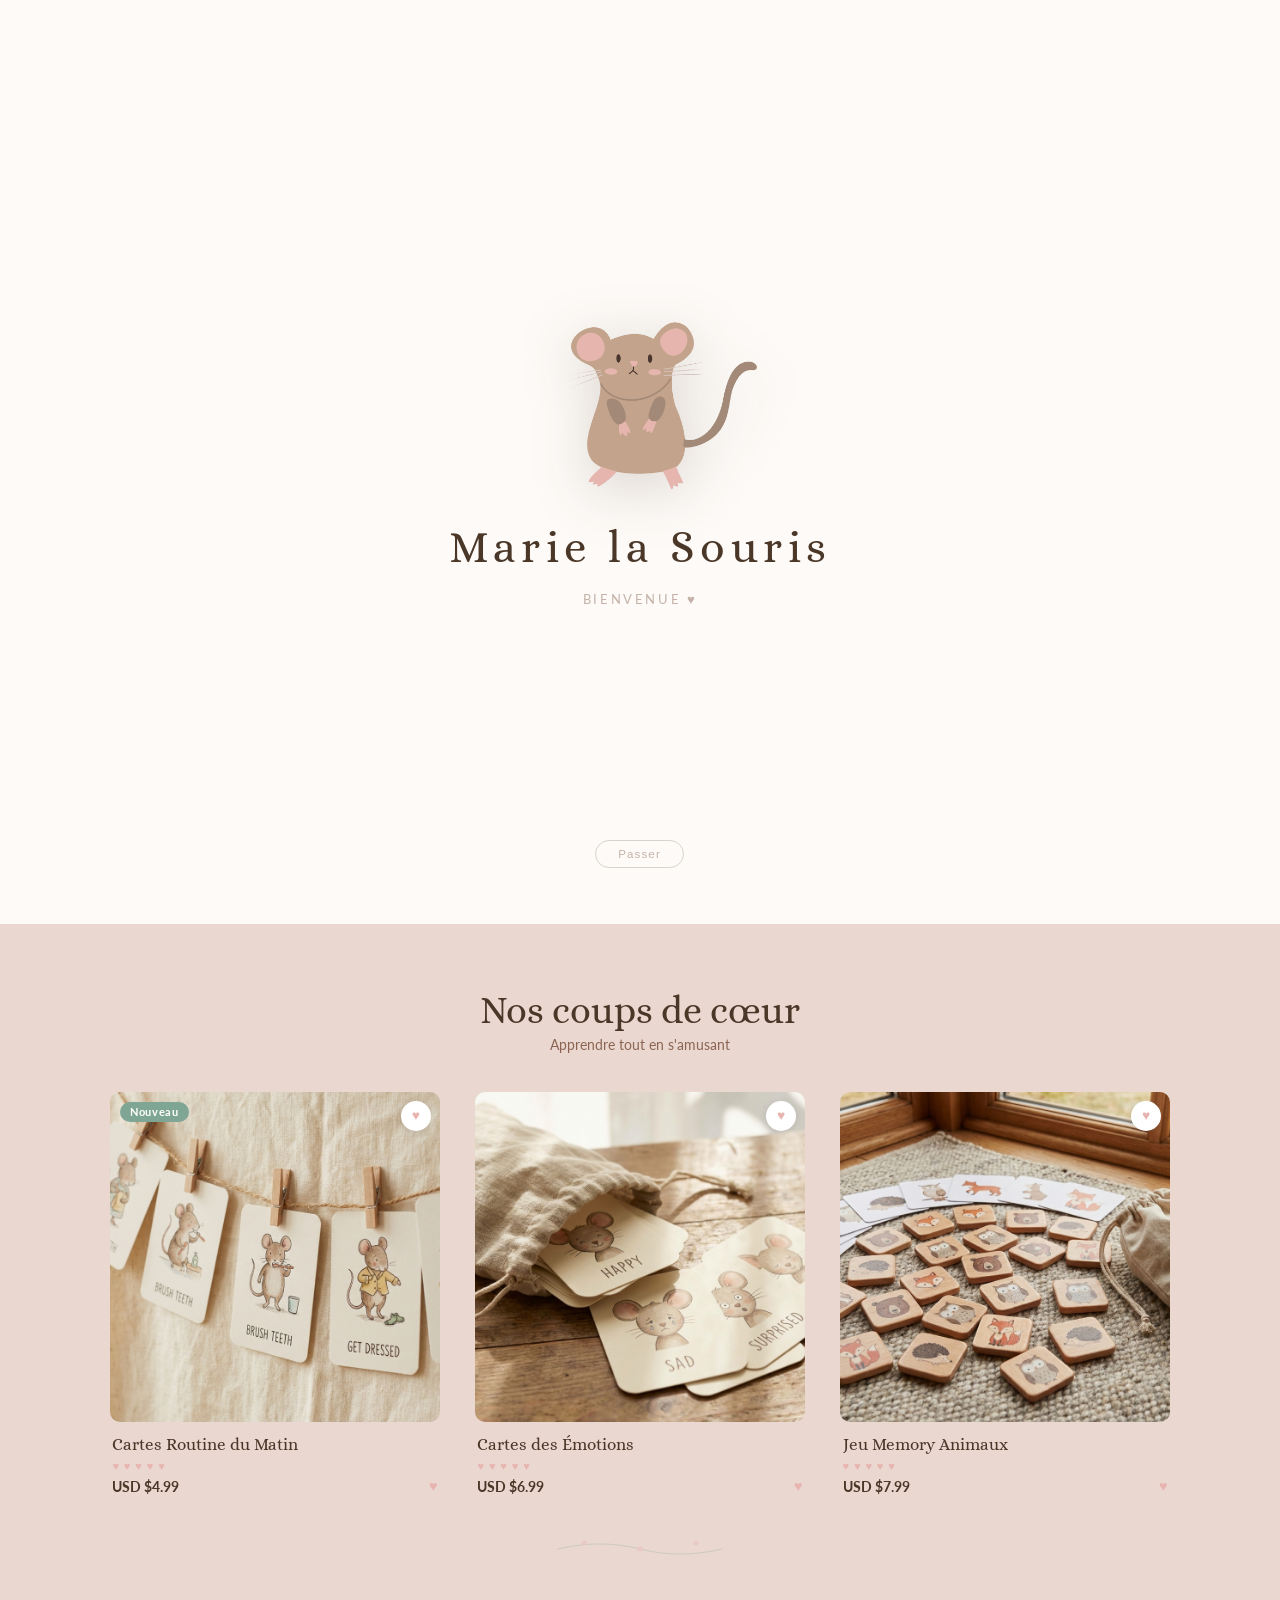
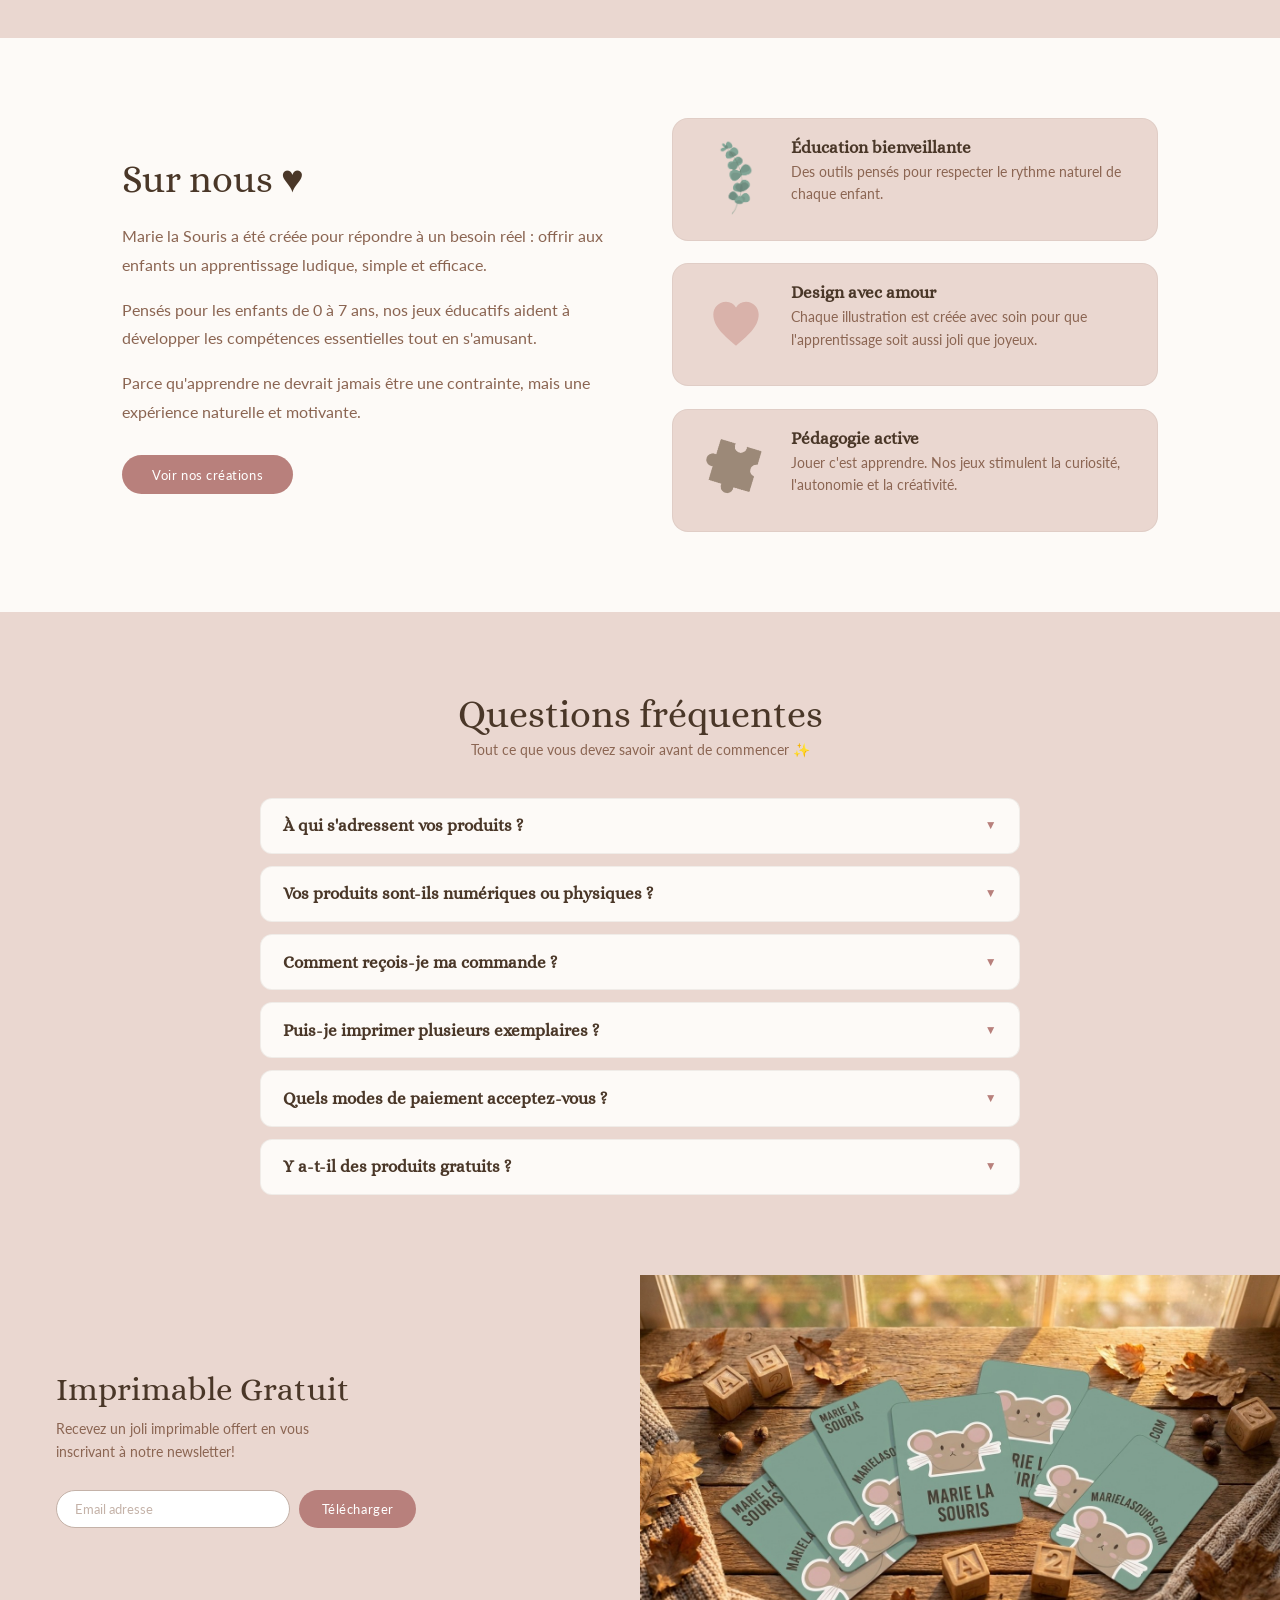
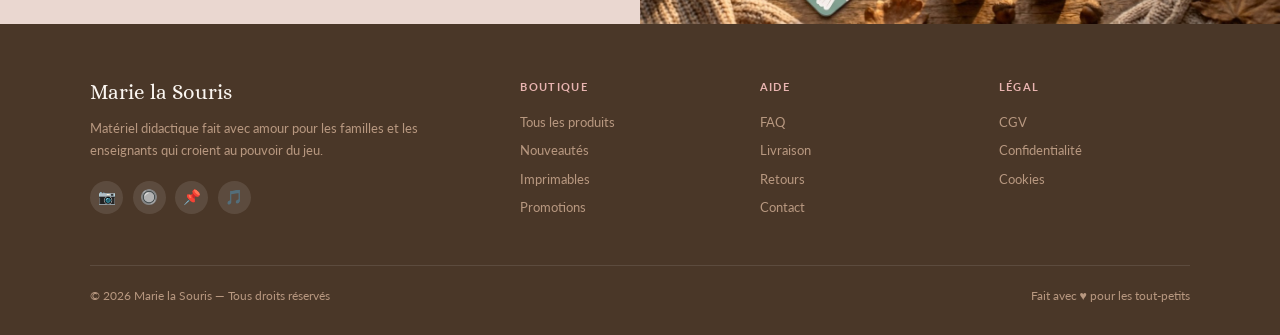
<file: index.html>
<!DOCTYPE html>
<html lang="fr">
<head>
  <meta charset="UTF-8" />
  <meta name="viewport" content="width=device-width, initial-scale=1.0" />
  <title>Marie la Souris — Jouets & Imprimables Éducatifs</title>
  <link rel="icon" type="image/png" href="/favicon.png"/>
  <!-- v3 -->
  <link rel="preconnect" href="https://fonts.googleapis.com" />
  <link rel="preconnect" href="https://fonts.gstatic.com" crossorigin />
  <link href="https://fonts.googleapis.com/css2?family=Alice&family=Bebas+Neue&family=Lato:wght@300;400;700&display=swap" rel="stylesheet" />

  <style>
    /* ── DESIGN TOKENS ──────────────────────────── */
    :root {
      --cream:        #EAD7D0;
      --cream-light:  #FBF6F1;
      --cream-white:  #FDFAF7;
      --pink:         #E8B4B0;
      --pink-light:   #F2D8D5;
      --pink-bg:      #EAD7D0;
      --rose:         #B8807C;
      --rose-hover:   #A06E6A;
      --sage:         #9DB8A8;
      --sage-badge:   #7FA595;
      --taupe:        #C4B2A8;
      --brown:        #4A3728;
      --brown-mid:    #8B6552;
      --brown-fade:   #B89880;
    }

    /* ── RESET ───────────────────────────────────── */
    *, *::before, *::after { margin: 0; padding: 0; box-sizing: border-box; }
    html { scroll-behavior: smooth; }
    body {
      font-family: 'Lato', sans-serif;
      background: var(--cream);
      color: var(--brown);
      overflow-x: hidden;
    }
    a { text-decoration: none; color: inherit; }
    img { max-width: 100%; display: block; }
    ul  { list-style: none; }

    /* ── NAVIGATION ──────────────────────────────── */
    nav {
      position: sticky;
      top: 0;
      z-index: 900;
      background: var(--cream-white);
      border-bottom: 1px solid rgba(74,55,40,.09);
    }
    .nav-inner {
      max-width: 1280px;
      margin: 0 auto;
      display: grid;
      grid-template-columns: 1fr auto 1fr;
      align-items: center;
      padding: .35rem 2.5rem .5rem;
    }

    .nav-left {
      display: flex;
      gap: 1.7rem;
    }
    .nav-left a {
      font-size: .74rem;
      letter-spacing: .09em;
      text-transform: uppercase;
      color: var(--brown-mid);
      white-space: nowrap;
      transition: color .2s;
    }
    .nav-left a:hover { color: var(--brown); }

    .nav-center {
      display: flex;
      align-items: center;
      justify-content: center;
      height: 168px;
      padding: 0 2rem;
    }
    .nav-center a {
      display: flex;
      align-items: center;
      justify-content: center;
      height: 100%;
    }
    .nav-mouse {
      width: 345px;
      height: 345px;
      object-fit: contain;
      transform: translateY(132px);
      transition: width .3s ease, height .3s ease, transform .3s ease;
    }
    .nav-right {
      display: flex;
      align-items: center;
      justify-content: flex-end;
      gap: 1.2rem;
    }
    .nav-blog {
      font-size: .74rem;
      letter-spacing: .09em;
      text-transform: uppercase;
      color: var(--brown-mid);
      transition: color .2s;
    }
    .nav-blog:hover { color: var(--brown); }

    /* Language switcher */
    .lang-sw {
      display: flex;
      align-items: center;
      gap: .2rem;
    }
    .lang-btn {
      background: none;
      border: none;
      cursor: pointer;
      font-family: 'Lato', sans-serif;
      font-size: .7rem;
      font-weight: 700;
      letter-spacing: .08em;
      color: var(--taupe);
      padding: .15rem .25rem;
      transition: color .2s;
      border-radius: 3px;
    }
    .lang-btn:hover { color: var(--brown); }
    .lang-btn.active {
      color: var(--rose);
      border-bottom: 1.5px solid var(--rose);
    }
    .lang-sep { color: var(--taupe); font-size: .65rem; opacity: .7; }

    .nav-search {
      display: flex;
      align-items: center;
      gap: .35rem;
      background: var(--cream);
      border: 1px solid var(--taupe);
      border-radius: 999px;
      padding: .3rem .85rem;
    }
    .nav-search input {
      border: none;
      background: transparent;
      font-family: 'Lato', sans-serif;
      font-size: .78rem;
      color: var(--brown);
      width: 100px;
      outline: none;
    }
    .nav-search input::placeholder { color: var(--taupe); }
    .nav-search-icon { color: var(--brown-fade); font-size: .8rem; }

    .nav-icons { display: flex; gap: .75rem; }
    .ni {
      background: none;
      border: none;
      cursor: pointer;
      font-size: 1.05rem;
      color: var(--brown-mid);
      position: relative;
      padding: 0;
      transition: color .2s;
    }
    .ni:hover { color: var(--brown); }
    .cart-badge, .wish-badge {
      position: absolute;
      top: -5px; right: -7px;
      width: 15px; height: 15px;
      border-radius: 50%;
      background: var(--rose);
      color: #fff;
      font-size: .58rem;
      font-weight: 700;
      display: flex;
      align-items: center;
      justify-content: center;
      transition: transform .25s;
      pointer-events: none;
    }

    /* ── HERO ────────────────────────────────────── */
    .hero {
      position: relative;
      display: grid;
      grid-template-columns: 38% 1fr;
      min-height: 460px;
      background: var(--cream);
      overflow: hidden;
    }

    .hero-photo {
      overflow: hidden;
    }
    .hero-photo img {
      width: 100%;
      height: 100%;
      object-fit: cover;
      object-position: center;
      display: block;
    }

    .hero-text {
      display: flex;
      flex-direction: column;
      align-items: center;
      justify-content: center;
      text-align: center;
      padding: 3rem 4rem 3rem 2.5rem;
      position: relative;
      background: var(--cream);
    }
    .hero-text h1 {
      font-family: 'Alice', serif;
      font-size: clamp(2rem, 3.5vw, 3rem);
      font-weight: 300;
      line-height: 1.2;
      color: var(--brown);
      margin-bottom: .8rem;
    }
    .hero-text p {
      font-size: .88rem;
      color: var(--brown-mid);
      letter-spacing: .02em;
      margin-bottom: 1.7rem;
    }

    /* Floating hearts */
    .hd {
      position: absolute;
      pointer-events: none;
      user-select: none;
      color: var(--pink);
    }

    .hero-text {
      transition: opacity .35s ease, transform .4s cubic-bezier(.4,0,.2,1);
    }
    .hero-text.fading {
      opacity: 0;
      transform: translateY(-12px);
    }

    /* ── LETTER BOUNCE ANIMATION ─────────────────── */
    .h1-letter {
      display: inline-block;
      opacity: 0;
      animation: letterDrop .5s cubic-bezier(.34,1.56,.64,1) forwards;
    }
    @keyframes letterDrop {
      from { opacity:0; transform: translateY(-22px) rotate(-6deg) scale(.5); }
      to   { opacity:1; transform: translateY(0) rotate(0deg) scale(1); }
    }

    /* ── RUNNING MOUSE SPRITE ───────────────────── */
    .running-mouse {
      position: absolute;
      top: -52px;
      left: -90px;
      width: 90px;
      pointer-events: none;
      z-index: 10;
      opacity: 0;
    }
    .running-mouse img { width: 100%; display: block; }
    .running-mouse.run {
      animation: mouseRun 1.6s cubic-bezier(.3,0,.7,1) forwards;
    }
    .running-mouse.run img {
      animation: mouseBob .25s ease-in-out infinite alternate;
    }
    @keyframes mouseRun {
      0%   { left: -90px; opacity: 1; }
      88%  { opacity: 1; }
      100% { left: calc(100% + 30px); opacity: 0; }
    }
    @keyframes mouseBob {
      from { transform: translateY(0px) rotate(-2deg); }
      to   { transform: translateY(-5px) rotate(2deg); }
    }

    /* ── 3. PULSE CTA BUTTON ─────────────────────── */
    @keyframes ctaPulse {
      0%, 100% { box-shadow: 0 0 0 0 rgba(232,180,176,.55); }
      60%       { box-shadow: 0 0 0 10px rgba(232,180,176,0); }
    }
    .hero-text .btn-rose { animation: ctaPulse 2.4s ease-out infinite; }

    /* ── 4. STAGGERED PRODUCT CARDS ─────────────── */
    .prod-card.reveal { transition-delay: 0ms; }
    .prod-card.reveal:nth-child(2) { transition-delay: 120ms; }
    .prod-card.reveal:nth-child(3) { transition-delay: 240ms; }

    /* ── 5. STAR PARTICLES ───────────────────────── */
    .hero-stars { position:absolute; inset:0; pointer-events:none; overflow:hidden; z-index:3; }
    .star {
      position: absolute;
      width: 6px; height: 6px;
      background: var(--pink);
      border-radius: 50%;
      opacity: 0;
      animation: starFloat linear infinite;
    }
    @keyframes starFloat {
      0%   { opacity: 0; transform: translateY(0) scale(.4); }
      15%  { opacity: .7; }
      85%  { opacity: .4; }
      100% { opacity: 0; transform: translateY(-120px) scale(1); }
    }

    /* ── 9. ANIMATED WAVE DIVIDER ────────────────── */
    .wave-divider { line-height: 0; overflow: hidden; margin-top: -2px; }
    .wave-divider svg { display:block; width:100%; }
    .wave-path { animation: waveMove 4s ease-in-out infinite alternate; transform-origin: center; }
    @keyframes waveMove {
      0%   { d: path("M0,32 C180,0 360,64 540,32 C720,0 900,64 1080,32 C1260,0 1440,48 1440,48 L1440,56 L0,56 Z"); }
      100% { d: path("M0,48 C180,64 360,0 540,48 C720,64 900,0 1080,48 C1260,64 1440,16 1440,32 L1440,56 L0,56 Z"); }
    }

    /* ── 6. STATS BAR ────────────────────────────── */
    .stats-bar {
      display: flex; justify-content: center; gap: 3.5rem; flex-wrap: wrap;
      padding: 1.8rem 2rem;
      background: var(--cream-white);
      border-bottom: 1px solid rgba(74,55,40,.07);
    }
    .stat-item { text-align: center; }
    .stat-num {
      font-family: 'Alice', serif;
      font-size: 2rem; font-weight: 600;
      color: var(--rose); display: block;
      line-height: 1;
    }
    .stat-label {
      font-size: .72rem; letter-spacing: .09em;
      text-transform: uppercase; color: var(--taupe);
    }

    /* ══════════════════════════════════════════════
       INTRO SCREEN
    ══════════════════════════════════════════════ */
    #siteIntro {
      position: fixed; inset: 0;
      background: var(--cream-white);
      z-index: 9999;
      display: flex; flex-direction: column;
      align-items: center; justify-content: center;
      gap: 1.2rem;
      transition: opacity 0.6s ease;
    }

    /* Mouse enters + waves */
    .intro-mouse {
      width: clamp(160px, 28vw, 260px);
      animation:
        introEnter .8s cubic-bezier(.34,1.3,.64,1) both,
        introWave  2.4s ease-in-out .85s forwards;
      transform-origin: bottom center;
      filter: drop-shadow(0 12px 28px rgba(74,55,40,.18));
    }
    @keyframes introEnter {
      from { opacity:0; transform: translateY(40px) scale(.82); }
      to   { opacity:1; transform: translateY(0)    scale(1); }
    }
    @keyframes introWave {
      0%   { transform: rotate(0deg)   translateY(0px); }
      8%   { transform: rotate(-5deg)  translateY(-6px); }
      18%  { transform: rotate(5deg)   translateY(-9px); }
      28%  { transform: rotate(-4deg)  translateY(-6px); }
      38%  { transform: rotate(5deg)   translateY(-9px); }
      48%  { transform: rotate(-3deg)  translateY(-5px); }
      58%  { transform: rotate(4deg)   translateY(-7px); }
      68%  { transform: rotate(-2deg)  translateY(-3px); }
      78%  { transform: rotate(2deg)   translateY(-4px); }
      88%  { transform: rotate(-1deg)  translateY(-2px); }
      100% { transform: rotate(0deg)   translateY(0px); }
    }

    /* Welcome text */
    .intro-brand {
      font-family: 'Alice', serif;
      font-size: clamp(1.8rem, 4vw, 2.8rem);
      font-weight: 300; color: var(--brown);
      letter-spacing: .12em;
      animation: introTextIn .7s ease .6s both;
    }
    .intro-sub {
      font-size: .82rem; color: var(--taupe);
      letter-spacing: .2em; text-transform: uppercase;
      animation: introTextIn .7s ease .85s both;
    }
    @keyframes introTextIn {
      from { opacity:0; transform: translateY(12px); }
      to   { opacity:1; transform: translateY(0); }
    }

    /* Skip button */
    .intro-skip {
      position: absolute; bottom: 2rem;
      background: none; border: 1px solid rgba(74,55,40,.2);
      border-radius: 999px; padding: .45rem 1.4rem;
      font-size: .72rem; color: var(--taupe);
      letter-spacing: .1em; cursor: pointer;
      transition: border-color .2s, color .2s;
      animation: introTextIn .5s ease 1.2s both;
    }
    .intro-skip:hover { border-color: var(--rose); color: var(--rose); }

    /* Floating petals behind mouse */
    .intro-petal {
      position: absolute; pointer-events: none;
      width: 8px; height: 8px; border-radius: 50% 0 50% 0;
      background: var(--pink); opacity: 0;
      animation: petalFloat linear infinite;
    }
    @keyframes petalFloat {
      0%   { opacity:0; transform: translateY(0) rotate(0deg); }
      10%  { opacity:.6; }
      90%  { opacity:.3; }
      100% { opacity:0; transform: translateY(-160px) rotate(360deg); }
    }

    /* Hero slide dots */
    .hero-dots {
      position: absolute;
      bottom: 1rem;
      left: 50%;
      transform: translateX(-50%);
      display: flex;
      gap: .42rem;
      z-index: 10;
    }
    .dot {
      width: 7px; height: 7px;
      border-radius: 50%;
      background: var(--taupe);
      opacity: .5;
      cursor: pointer;
    }
    .dot.on { background: var(--rose); opacity: 1; }

    /* ── BUTTON ──────────────────────────────────── */
    .btn-rose {
      display: inline-block;
      background: var(--rose);
      color: #fff;
      padding: .72rem 1.9rem;
      border-radius: 999px;
      font-family: 'Lato', sans-serif;
      font-size: .84rem;
      letter-spacing: .04em;
      border: none;
      cursor: pointer;
      transition: background .22s, transform .18s;
    }
    .btn-rose:hover {
      background: var(--rose-hover);
      transform: translateY(-2px);
    }
    .btn-sage {
      background: var(--sage-badge);
      font-family: 'Bebas Neue', sans-serif;
      font-size: 1.05rem !important;
      letter-spacing: .08em;
      padding: .68rem 1.8rem !important;
    }
    .btn-sage:hover { background: #6F9486; }

    /* ── TAGLINE ─────────────────────────────────── */
    .tagline {
      background: var(--cream-white);
      padding: 3.2rem 14rem;
      text-align: center;
      position: relative;
      overflow: hidden;
    }
    .tagline h2 {
      font-family: 'Alice', serif;
      font-size: clamp(1.3rem, 2.5vw, 1.9rem);
      font-weight: 300;
      color: var(--brown);
      margin-bottom: 1.5rem;
      letter-spacing: .025em;
    }
    .sparks {
      font-size: .68rem;
      letter-spacing: .32em;
      color: var(--brown-fade);
      opacity: .55;
      margin-bottom: 1.3rem;
    }
    .branch-svg {
      position: absolute;
      top: 50%;
      width: 220px;
      opacity: .76;
      pointer-events: none;
    }
    .branch-l { left: .8rem; transform: translateY(-50%) scaleX(-1); }
    .branch-r { right: .8rem; transform: translateY(-50%); }

    /* ── PRODUCTS ────────────────────────────────── */
    .products {
      background: var(--cream);
      padding: 4rem 2rem 4.5rem;
    }
    .sec-head {
      text-align: center;
      margin-bottom: 2.4rem;
    }
    .sec-head h2 {
      font-family: 'Alice', serif;
      font-size: clamp(1.7rem, 3vw, 2.4rem);
      font-weight: 400;
      color: var(--brown);
      margin-bottom: .3rem;
    }
    .sec-head p {
      font-size: .87rem;
      color: var(--brown-mid);
    }

    .prod-grid {
      max-width: 1060px;
      margin: 0 auto;
      display: grid;
      grid-template-columns: repeat(3, 1fr);
      gap: 2.2rem;
    }

    .prod-card {
      cursor: pointer;
      transition: transform .28s;
    }
    .prod-card:hover { transform: translateY(-6px); }

    .prod-img {
      position: relative;
      border-radius: 10px;
      overflow: hidden;
      aspect-ratio: 1 / 1;
      background: var(--cream-light);
    }
    .prod-img img {
      width: 100%;
      height: 100%;
      object-fit: cover;
      transition: transform .45s;
    }
    .prod-card:hover .prod-img img { transform: scale(1.05); }

    .pbadge {
      position: absolute;
      top: 10px; left: 10px;
      background: var(--sage-badge);
      color: #fff;
      font-size: .67rem;
      font-weight: 700;
      letter-spacing: .05em;
      padding: .22rem .65rem;
      border-radius: 999px;
    }
    .pwish {
      position: absolute;
      top: 9px; right: 9px;
      width: 30px; height: 30px;
      border-radius: 50%;
      background: #fff;
      border: none;
      cursor: pointer;
      display: flex;
      align-items: center;
      justify-content: center;
      font-size: .85rem;
      color: var(--pink);
      box-shadow: 0 2px 8px rgba(0,0,0,.1);
      transition: transform .2s;
    }
    .pwish:hover { transform: scale(1.18); }

    .prod-info { padding: .85rem .15rem 0; }
    .prod-name {
      font-family: 'Alice', serif;
      font-size: 1.05rem;
      font-weight: 400;
      color: var(--brown);
      margin-bottom: .3rem;
    }
    .prod-hearts {
      color: var(--pink);
      font-size: .7rem;
      letter-spacing: .08em;
      margin-bottom: .35rem;
    }
    .prod-bottom {
      display: flex;
      align-items: center;
      justify-content: space-between;
    }
    .prod-price {
      font-size: .88rem;
      font-weight: 700;
      color: var(--brown);
    }
    .prod-fav {
      background: none;
      border: none;
      cursor: pointer;
      color: var(--pink);
      font-size: .9rem;
      transition: transform .18s;
    }
    .prod-fav:hover { transform: scale(1.25); }

    /* Floral divider */
    .prod-floral {
      text-align: center;
      margin-top: 2.5rem;
      opacity: .38;
    }

    /* ── NEWSLETTER ──────────────────────────────── */
    .newsletter {
      display: grid;
      grid-template-columns: 1fr 1fr;
      min-height: 300px;
    }
    .nl-left {
      background: var(--pink-bg);
      padding: 4rem 3.5rem;
      display: flex;
      flex-direction: column;
      justify-content: center;
    }
    .nl-left h2 {
      font-family: 'Alice', serif;
      font-size: clamp(1.7rem, 2.6vw, 2.2rem);
      font-weight: 400;
      color: var(--brown);
      margin-bottom: .6rem;
    }
    .nl-left p {
      font-size: .87rem;
      color: var(--brown-mid);
      line-height: 1.65;
      margin-bottom: 1.6rem;
      max-width: 290px;
    }
    .nl-form {
      display: flex;
      gap: .6rem;
      max-width: 360px;
    }
    .nl-form input {
      flex: 1;
      padding: .65rem 1.1rem;
      border: 1px solid var(--taupe);
      border-radius: 999px;
      font-family: 'Lato', sans-serif;
      font-size: .84rem;
      background: #fff;
      color: var(--brown);
      outline: none;
      transition: border-color .2s;
    }
    .nl-form input:focus { border-color: var(--rose); }
    .nl-form input::placeholder { color: var(--taupe); }

    .nl-right {
      overflow: hidden;
    }
    .nl-right img {
      width: 100%;
      height: 100%;
      object-fit: cover;
      object-position: center top;
    }

    /* ── FOOTER ──────────────────────────────────── */
    footer {
      background: var(--brown);
      color: var(--cream);
      padding: 3.5rem 2.5rem 2rem;
    }
    .ft-grid {
      max-width: 1100px;
      margin: 0 auto 2.5rem;
      display: grid;
      grid-template-columns: 2fr 1fr 1fr 1fr;
      gap: 3rem;
    }
    .ft-logo {
      font-family: 'Alice', serif;
      font-size: 1.3rem;
      font-weight: 400;
      margin-bottom: .8rem;
      color: var(--cream-light);
    }
    .ft-brand p {
      font-size: .82rem;
      color: var(--brown-fade);
      line-height: 1.7;
      margin-bottom: 1.2rem;
    }
    .socials { display: flex; gap: .6rem; }
    .sb {
      width: 33px; height: 33px;
      border-radius: 50%;
      background: rgba(255,255,255,.1);
      border: none;
      cursor: pointer;
      color: var(--cream);
      font-size: .9rem;
      display: flex; align-items: center; justify-content: center;
      transition: background .2s;
    }
    .sb:hover { background: var(--rose); }
    .ft-col h5 {
      font-size: .7rem;
      font-weight: 700;
      letter-spacing: .12em;
      text-transform: uppercase;
      color: var(--pink);
      margin-bottom: 1.1rem;
    }
    .ft-col li { margin-bottom: .6rem; }
    .ft-col a {
      font-size: .82rem;
      color: var(--brown-fade);
      transition: color .2s;
    }
    .ft-col a:hover { color: var(--cream); }
    .ft-bottom {
      max-width: 1100px;
      margin: 0 auto;
      border-top: 1px solid rgba(255,255,255,.1);
      padding-top: 1.4rem;
      display: flex;
      justify-content: space-between;
      flex-wrap: wrap;
      gap: .6rem;
      font-size: .78rem;
      color: var(--brown-fade);
    }

    /* ── PEEKING MICE ─────────────────────────────────────
       Una sola imagen recortada con contenedores: laterales rotados hacia dentro,
       inferiores mostrando sólo la cabeza/parte superior.
    ──────────────────────────────────────────────────── */
    .peek {
      position: fixed;
      z-index: 800;
      pointer-events: none;
      overflow: hidden;
      transition: transform .85s cubic-bezier(.34,1.18,.64,1);
      filter: drop-shadow(0 5px 14px rgba(74,55,40,.22));
    }
    .peek img { display: block; width: 360px; max-width: none; height: auto; }

    #pL, #pR { bottom: 0; width: 260px; height: 340px; }
    #pL img, #pR img { position: absolute; transform-origin: top left; }

    #pL  { left: 0; transform: translateX(-100%); }
    #pL img { transform: translate(326px, -60px) rotate(90deg); }
    #pL.show { transform: translateX(-135px); }

    #pR  { right: 0; transform: translateX(100%); }
    #pR img { transform: translate(-69px, 301px) rotate(-90deg); }
    #pR.show { transform: translateX(135px); }

    #pBL, #pBR { bottom: 0; width: 260px; height: 140px; transform: translateY(100%); }
    #pBL img, #pBR img { margin-left: -50px; margin-top: -70px; }
    #pBL.show, #pBR.show { transform: translateY(0); }

    #pBL { left: 12%; }
    #pBR { right: 16%; }


    /* ── SCROLL REVEAL ───────────────────────────── */
    .reveal {
      opacity: 0;
      transform: translateY(20px);
      transition: opacity .6s ease, transform .6s ease;
    }
    .reveal.vis { opacity: 1; transform: translateY(0); }

    /* ── RESPONSIVE ──────────────────────────────── */
    @media (max-width: 960px) {
      .hero { grid-template-columns: 1fr; }
      .hero-photo { height: 260px; }
      .prod-grid { grid-template-columns: 1fr 1fr; }
      .newsletter { grid-template-columns: 1fr; }
      .nl-right { height: 240px; }
      .ft-grid { grid-template-columns: 1fr 1fr; }
      .tagline { padding: 3rem 5rem; }
      .branch-svg { width: 130px; }
    }
    @media (max-width: 620px) {
      .nav-left, .nav-blog, .nav-search { display: none; }
      .nav-inner { grid-template-columns: auto 1fr auto; }
      .nav-center { height: 112px; padding: 0 .5rem; }
      .nav-mouse { width: 225px; height: 225px; transform: translateY(88px); }
      .hero-text { padding: 2rem 1.5rem 4rem; }
      .hero-text h1 { font-size: 1.9rem; }
      .prod-grid { grid-template-columns: 1fr; max-width: 320px; margin-inline: auto; }
      .nl-left { padding: 2.5rem 1.5rem; }
      .nl-form { flex-direction: column; }
      .ft-grid { grid-template-columns: 1fr; gap: 2rem; }
      .tagline { padding: 2.5rem 2rem; }
      .branch-l, .branch-r { display: none; }
      .peek img { width: 280px; }
      #pL, #pR { width: 210px; height: 270px; }
      #pL img { transform: translate(254px, -47px) rotate(90deg); }
      #pR img { transform: translate(-54px, 234px) rotate(-90deg); }
      #pL.show { transform: translateX(-110px); }
      #pR.show { transform: translateX(110px); }
      #pBL, #pBR { width: 205px; height: 110px; }
      #pBL img, #pBR img { margin-left: -39px; margin-top: -54px; }
      #pBL { left: 4%; }
      #pBR { right: 4%; }
    }

    /* ── NOTRE HISTOIRE ─────────────────────────── */
    .historia {
      padding: 5rem 2rem;
      background: var(--cream-white);
      max-width: 1100px;
      margin: 0 auto;
      display: grid;
      grid-template-columns: 1fr 1fr;
      gap: 4rem;
      align-items: center;
    }
    .historia-text h2 {
      font-family: 'Alice', serif;
      font-size: clamp(1.8rem, 3vw, 2.6rem);
      font-weight: 300;
      color: var(--brown);
      margin-bottom: 1.2rem;
      line-height: 1.25;
    }
    .historia-text p {
      color: var(--brown-mid);
      line-height: 1.85;
      font-size: .97rem;
      margin-bottom: 1rem;
    }
    .historia-text .btn-rose { margin-top: .8rem; display: inline-block; }
    .historia-values {
      display: flex;
      flex-direction: column;
      gap: 1.4rem;
    }
    .hist-val {
      background: var(--cream);
      border-radius: 16px;
      padding: 1.2rem 1.5rem;
      display: flex;
      align-items: flex-start;
      gap: 1rem;
      border: 1px solid rgba(74,55,40,.06);
    }
    .hist-val-icon {
      width: 78px;
      min-width: 78px;
      height: 86px;
      display: flex;
      align-items: center;
      justify-content: center;
      flex-shrink: 0;
      margin-top: -.2rem;
    }
    .hist-val-icon img { width: 70px; height: auto; object-fit: contain; }
    .hist-icon-branch img { width: 36px; }
    .hist-icon-heart svg { width: 68px; height: 68px; }
    .hist-icon-puzzle img { width: 58px; height: auto; transform: rotate(-10deg); }
    .hist-val-text h4 {
      font-family: 'Alice', serif;
      font-size: 1.05rem;
      font-weight: 600;
      color: var(--brown);
      margin-bottom: .25rem;
    }
    .hist-val-text p { font-size: .88rem; color: var(--brown-mid); margin: 0; line-height: 1.6; }

    /* ── FAQ ────────────────────────────────────── */
    .faq-section {
      padding: 5rem 2rem;
      background: var(--cream);
    }
    .faq-section .sec-head { margin-bottom: 2.5rem; }
    .faq-wrap {
      max-width: 760px;
      margin: 0 auto;
      display: flex;
      flex-direction: column;
      gap: .75rem;
    }
    .faq-item {
      background: var(--cream-white);
      border-radius: 12px;
      border: 1px solid rgba(74,55,40,.07);
      overflow: hidden;
    }
    .faq-q {
      width: 100%;
      background: none;
      border: none;
      text-align: left;
      padding: 1.1rem 1.4rem;
      font-family: 'Alice', serif;
      font-size: 1.05rem;
      font-weight: 600;
      color: var(--brown);
      cursor: pointer;
      display: flex;
      justify-content: space-between;
      align-items: center;
      gap: 1rem;
    }
    .faq-q:hover { background: var(--cream); }
    .faq-chevron {
      font-size: .75rem;
      color: var(--rose);
      transition: transform .3s ease;
      flex-shrink: 0;
    }
    .faq-item.open .faq-chevron { transform: rotate(180deg); }
    .faq-a {
      max-height: 0;
      overflow: hidden;
      transition: max-height .35s ease, padding .35s ease;
      padding: 0 1.4rem;
      color: var(--brown-mid);
      font-size: .93rem;
      line-height: 1.75;
    }
    .faq-item.open .faq-a { max-height: 200px; padding: 0 1.4rem 1.2rem; }

    @media(max-width:768px) {
      .historia { grid-template-columns: 1fr; gap: 2.5rem; }
    }
  </style>
</head>
<body>

<!-- ╔══════════════════════╗ -->
<!-- ║    INTRO SCREEN      ║ -->
<!-- ╚══════════════════════╝ -->
<div id="siteIntro">
  <img class="intro-mouse" src="mice/mouse-01.png" alt="Marie la Souris" />
  <div class="intro-brand">Marie la Souris</div>
  <p class="intro-sub" data-i18n="intro.welcome">Bienvenue ♥</p>
  <button class="intro-skip" id="introSkip" data-i18n="intro.skip">Passer</button>
</div>


<!-- ╔══════════════════════╗ -->
<!-- ║      NAVIGATION      ║ -->
<!-- ╚══════════════════════╝ -->
<nav id="mainNav">
  <div class="nav-inner">

    <ul class="nav-left">
      <li><a href="/" data-i18n="nav.home" style="color:var(--rose)">Accueil</a></li>
      <li><a href="/shop" data-i18n="nav.shop">Boutique</a></li>
      <li><a href="/new" data-i18n="nav.new">Nouveautés</a></li>
      <li><a href="/printables" data-i18n="nav.printables">Imprimables</a></li>
      <li><a href="/about" data-i18n="nav.edu">Sur nous</a></li>
    </ul>

    <div class="nav-center">
      <a href="/" aria-label="Marie la Souris">
        <img class="nav-mouse" src="img/mouse-logo-nobg.png" alt="Marie la Souris" />
      </a>
    </div>

    <div class="nav-right">
      <a class="nav-blog" href="/faq" data-i18n="nav.blog">Blog</a>

      <!-- Language switcher -->
      <div class="lang-sw">
        <button class="lang-btn active" data-lang="fr">FR</button>
        <span class="lang-sep">|</span>
        <button class="lang-btn" data-lang="es">ES</button>
        <span class="lang-sep">|</span>
        <button class="lang-btn" data-lang="en">EN</button>
      </div>

      <div class="nav-search">
        <span class="nav-search-icon">&#128269;</span>
        <input type="text" data-i18n-placeholder="nav.search" placeholder="Rechercher..." />
      </div>
      <div class="nav-icons">
        <button class="ni" title="Favoris" onclick="openWishlist()" style="position:relative">&#9825;<span class="wish-badge" id="wishBadge">0</span></button>
        <button class="ni" title="Panier" onclick="openCart()">
          &#128717;
          <span class="cart-badge" id="cartBadge">0</span>
        </button>
      </div>
    </div>

  </div>
</nav>


<!-- ╔══════════════════════╗ -->
<!-- ║         HERO         ║ -->
<!-- ╚══════════════════════╝ -->
<section class="hero" id="inicio">

  <!-- Photo left -->
  <div class="hero-photo">
    <img src="img/hero-basket-cards.jpg" alt="Panier de jouets pédagogiques" />
  </div>

  <!-- Text right -->
  <div class="hero-text">
    <!-- Floating hearts decoration -->
    <span class="hd" style="top:12%;left:6%;font-size:.9rem;opacity:.6">&#9829;</span>
    <span class="hd" style="top:26%;left:3%;font-size:.62rem;opacity:.45">&#9829;</span>
    <span class="hd" style="top:52%;left:8%;font-size:.7rem;opacity:.5">&#9829;</span>
    <span class="hd" style="top:70%;left:3.5%;font-size:1rem;opacity:.45">&#9829;</span>
    <span class="hd" style="top:18%;right:24%;font-size:.65rem;opacity:.42">&#9829;</span>
    <span class="hd" style="top:40%;right:22%;font-size:.8rem;opacity:.38;color:var(--brown-fade)">&#10022;</span>
    <span class="hd" style="top:72%;right:23%;font-size:.62rem;opacity:.4;color:var(--brown-fade)">&#10022;</span>

    <div style="position:relative;width:100%">
      <div class="running-mouse" id="runningMouse"><img src="mice/mouse-02.png" alt=""/></div>
      <h1 data-i18n="hero.h1" style="position:relative">Petites mains,<br/>grandes découvertes</h1>
    </div>
    <p data-i18n="hero.sub">Jouer, apprendre et sourire</p>
    <a href="/shop" class="btn-rose btn-sage" data-i18n="hero.btn">Découvrir nos produits</a>
  </div>

  <!-- Star particles -->
  <div class="hero-stars" id="heroStars"></div>

  <!-- Slide dots -->
  <div class="hero-dots">
    <div class="dot on"></div>
    <div class="dot"></div>
    <div class="dot"></div>
  </div>

</section>

<!-- ── Wave divider ── -->
<div class="wave-divider" style="background:var(--cream)">
  <svg viewBox="0 0 1440 56" xmlns="http://www.w3.org/2000/svg" preserveAspectRatio="none" style="height:46px">
    <path class="wave-path" d="M0,32 C180,0 360,64 540,32 C720,0 900,64 1080,32 C1260,0 1440,48 1440,48 L1440,56 L0,56 Z" fill="var(--cream-white)"/>
  </svg>
</div>


<!-- ╔══════════════════════╗ -->
<!-- ║       TAGLINE        ║ -->
<!-- ╚══════════════════════╝ -->
<section class="tagline">

  <img class="branch-svg branch-l" src="img/botanical-leaves/botanical-branch-02.png" alt="" loading="lazy" />
  <img class="branch-svg branch-r" src="img/botanical-leaves/botanical-branch-02.png" alt="" loading="lazy" />

  <p class="sparks">+ + + + + + +</p>
  <h2 data-i18n="tagline.h2">Jouer pour apprendre, grandir en douceur</h2>
  <a href="/shop" class="btn-rose btn-sage" data-i18n="tagline.btn">En savoir plus</a>

</section>


<!-- ╔══════════════════════╗ -->
<!-- ║       PRODUCTS       ║ -->
<!-- ╚══════════════════════╝ -->
<section class="products" id="productos">

  <div class="sec-head reveal">
    <h2 data-i18n="prod.title">Nos coups de c&#339;ur</h2>
    <p data-i18n="prod.sub">Apprendre tout en s'amusant</p>
  </div>

  <div class="prod-grid">

    <div class="prod-card reveal">
      <div class="prod-img">
        <img src="img/product-cartes.jpg" alt="Cartes Routine" loading="lazy"/>
        <span class="pbadge" data-i18n="badge.new">Nouveau</span>
        <button class="pwish" data-name="Cartes Routine du Matin" onclick="addWishlist('Cartes Routine du Matin',4.99,'img/product-cartes.jpg')">&#9829;</button>
      </div>
      <div class="prod-info">
        <div class="prod-name">Cartes Routine du Matin</div>
        <div class="prod-hearts">&#9829; &#9829; &#9829; &#9829; &#9829;</div>
        <div class="prod-bottom">
          <span class="prod-price">USD $4.99</span>
          <button class="prod-fav" onclick="addCart('Cartes Routine du Matin',4.99,'img/product-cartes.jpg')">&#9829;</button>
        </div>
      </div>
    </div>

    <div class="prod-card reveal">
      <div class="prod-img">
        <img src="img/product-emotions.jpg" alt="Cartes Émotions" loading="lazy"/>
        <button class="pwish" data-name="Cartes des Émotions" onclick="addWishlist('Cartes des Émotions',6.99,'img/product-emotions.jpg')">&#9829;</button>
      </div>
      <div class="prod-info">
        <div class="prod-name">Cartes des &Eacute;motions</div>
        <div class="prod-hearts">&#9829; &#9829; &#9829; &#9829; &#9829;</div>
        <div class="prod-bottom">
          <span class="prod-price">USD $6.99</span>
          <button class="prod-fav" onclick="addCart('Cartes des Émotions',6.99,'img/product-emotions.jpg')">&#9829;</button>
        </div>
      </div>
    </div>

    <div class="prod-card reveal">
      <div class="prod-img">
        <img src="img/product-memory.jpg" alt="Jeu Memory" loading="lazy"/>
        <button class="pwish" data-name="Jeu Memory Animaux" onclick="addWishlist('Jeu Memory Animaux',7.99,'img/product-memory.jpg')">&#9829;</button>
      </div>
      <div class="prod-info">
        <div class="prod-name">Jeu Memory Animaux</div>
        <div class="prod-hearts">&#9829; &#9829; &#9829; &#9829; &#9829;</div>
        <div class="prod-bottom">
          <span class="prod-price">USD $7.99</span>
          <button class="prod-fav" onclick="addCart('Jeu Memory Animaux',7.99,'img/product-memory.jpg')">&#9829;</button>
        </div>
      </div>
    </div>

  </div>

  <div class="prod-floral">
    <svg width="200" height="28" viewBox="0 0 200 28" xmlns="http://www.w3.org/2000/svg">
      <path d="M18,14 Q60,4 100,14 Q140,24 182,14" stroke="#9DB8A8" stroke-width="1.2" fill="none" stroke-linecap="round"/>
      <circle cx="44"  cy="8"  r="2.5" fill="#E8B4B0"/>
      <circle cx="100" cy="14" r="2.5" fill="#E8B4B0"/>
      <circle cx="156" cy="8"  r="2.5" fill="#E8B4B0"/>
    </svg>
  </div>

</section>


<!-- ╔══════════════════════╗ -->
<!-- ║   NOTRE HISTOIRE     ║ -->
<!-- ╚══════════════════════╝ -->
<section id="historia" style="background:var(--cream-white)">
<div class="historia reveal">

  <div class="historia-text">
    <h2 data-i18n="hist.h2">Sur nous ♥</h2>
    <p data-i18n="hist.body1">Marie la Souris a été créée pour répondre à un besoin réel : offrir aux enfants un apprentissage ludique, simple et efficace.</p>
    <p data-i18n="hist.body2">Pensés pour les enfants de 0 à 7 ans, nos jeux éducatifs aident à développer les compétences essentielles tout en s'amusant.</p>
    <p data-i18n="hist.body3">Parce qu'apprendre ne devrait jamais être une contrainte, mais une expérience naturelle et motivante.</p>
    <a href="/shop" class="btn-rose" data-i18n="hist.btn">Voir nos créations</a>
  </div>

  <div class="historia-values">
    <div class="hist-val reveal">
      <div class="hist-val-icon hist-icon-branch"><img src="img/botanical-leaves/botanical-branch-01.png" alt="" loading="lazy" /></div>
      <div class="hist-val-text">
        <h4 data-i18n="hist.v1t">Éducation bienveillante</h4>
        <p data-i18n="hist.v1b">Des outils pensés pour respecter le rythme naturel de chaque enfant.</p>
      </div>
    </div>
    <div class="hist-val reveal">
      <div class="hist-val-icon hist-icon-heart">
        <svg viewBox="0 0 96 96" aria-hidden="true" focusable="false">
          <path d="M48 80C33 67 16 54 16 36c0-10 8-18 18-18 6 0 11 3 14 8 3-5 8-8 14-8 10 0 18 8 18 18 0 18-17 31-32 44z" fill="#D9B2AA"/>
        </svg>
      </div>
      <div class="hist-val-text">
        <h4 data-i18n="hist.v2t">Design avec amour</h4>
        <p data-i18n="hist.v2b">Chaque illustration est créée avec soin pour que l'apprentissage soit aussi joli que joyeux.</p>
      </div>
    </div>
    <div class="hist-val reveal">
      <div class="hist-val-icon hist-icon-puzzle">
        <img src="img/marie-la-souris-puzzle-nobg.png" alt="" loading="lazy" />
      </div>
      <div class="hist-val-text">
        <h4 data-i18n="hist.v3t">Pédagogie active</h4>
        <p data-i18n="hist.v3b">Jouer c'est apprendre. Nos jeux stimulent la curiosité, l'autonomie et la créativité.</p>
      </div>
    </div>
  </div>

</div>
</section>


<!-- ╔══════════════════════╗ -->
<!-- ║         FAQ          ║ -->
<!-- ╚══════════════════════╝ -->
<section class="faq-section" id="faq">
  <div class="sec-head reveal">
    <h2 data-i18n="faq.title">Questions fréquentes</h2>
    <p data-i18n="faq.sub">Tout ce que vous devez savoir avant de commencer ✨</p>
  </div>
  <div class="faq-wrap">

    <div class="faq-item reveal">
      <button class="faq-q" onclick="toggleFaq(this)">
        <span data-i18n="faq.q1">À qui s'adressent vos produits ?</span>
        <span class="faq-chevron">▼</span>
      </button>
      <div class="faq-a" data-i18n="faq.a1">Nos produits sont conçus pour les enfants de 0 à 7 ans, mais ils conviennent également aux enseignants, éducateurs et tout parent souhaitant enrichir le quotidien de son enfant.</div>
    </div>

    <div class="faq-item reveal">
      <button class="faq-q" onclick="toggleFaq(this)">
        <span data-i18n="faq.q2">Vos produits sont-ils numériques ou physiques ?</span>
        <span class="faq-chevron">▼</span>
      </button>
      <div class="faq-a" data-i18n="faq.a2">Tous nos produits sont des fichiers numériques (PDF) à télécharger et imprimer chez vous. Vous recevez le fichier immédiatement après l'achat, à imprimer autant de fois que vous le souhaitez !</div>
    </div>

    <div class="faq-item reveal">
      <button class="faq-q" onclick="toggleFaq(this)">
        <span data-i18n="faq.q3">Comment reçois-je ma commande ?</span>
        <span class="faq-chevron">▼</span>
      </button>
      <div class="faq-a" data-i18n="faq.a3">Dès le paiement validé, vous recevez automatiquement un lien de téléchargement par email dans les minutes qui suivent. Vérifiez vos spams si vous ne le voyez pas !</div>
    </div>

    <div class="faq-item reveal">
      <button class="faq-q" onclick="toggleFaq(this)">
        <span data-i18n="faq.q4">Puis-je imprimer plusieurs exemplaires ?</span>
        <span class="faq-chevron">▼</span>
      </button>
      <div class="faq-a" data-i18n="faq.a4">Oui ! Une fois acheté, le fichier vous appartient pour un usage personnel. Vous pouvez l'imprimer autant de fois que nécessaire pour votre famille ou votre classe.</div>
    </div>

    <div class="faq-item reveal">
      <button class="faq-q" onclick="toggleFaq(this)">
        <span data-i18n="faq.q5">Quels modes de paiement acceptez-vous ?</span>
        <span class="faq-chevron">▼</span>
      </button>
      <div class="faq-a" data-i18n="faq.a5">Nous acceptons les cartes bancaires (Visa, Mastercard, American Express) ainsi que PayPal. Tous les paiements sont sécurisés.</div>
    </div>

    <div class="faq-item reveal">
      <button class="faq-q" onclick="toggleFaq(this)">
        <span data-i18n="faq.q6">Y a-t-il des produits gratuits ?</span>
        <span class="faq-chevron">▼</span>
      </button>
      <div class="faq-a" data-i18n="faq.a6">Oui ! Inscrivez-vous à notre newsletter et recevez un joli imprimable offert directement dans votre boîte mail. C'est notre façon de vous dire bienvenue ♥</div>
    </div>

  </div>
</section>


<!-- ╔══════════════════════╗ -->
<!-- ║      NEWSLETTER      ║ -->
<!-- ╚══════════════════════╝ -->
<section class="newsletter" id="contacto">

  <div class="nl-left reveal">
    <h2 data-i18n="nl.title">Imprimable Gratuit</h2>
    <p data-i18n="nl.sub">Recevez un joli imprimable offert en vous inscrivant à notre newsletter!</p>
    <form class="nl-form" onsubmit="handleNL(event)">
      <input type="email" data-i18n-placeholder="nl.email" placeholder="Email adresse" required />
      <button type="submit" class="btn-rose"
              style="white-space:nowrap;padding:.65rem 1.4rem;font-size:.82rem;"
              data-i18n="nl.btn">T&eacute;l&eacute;charger</button>
    </form>
  </div>

  <div class="nl-right">
    <img src="img/newsletter-img.jpg" alt="Flashcards Marie la Souris" loading="lazy"/>
  </div>

</section>


<!-- ╔══════════════════════╗ -->
<!-- ║        FOOTER        ║ -->
<!-- ╚══════════════════════╝ -->
<footer>
  <div class="ft-grid">
    <div class="ft-brand">
      <div class="ft-logo">Marie la Souris</div>
      <p data-i18n="ft.about">Matériel didactique fait avec amour pour les familles et les enseignants qui croient au pouvoir du jeu.</p>
      <div class="socials">
        <button class="sb">&#128247;</button>
        <button class="sb">&#128280;</button>
        <button class="sb">&#128204;</button>
        <button class="sb">&#127925;</button>
      </div>
    </div>
    <div class="ft-col">
      <h5 data-i18n="ft.shop">Boutique</h5>
      <ul>
        <li><a href="/shop" data-i18n="ft.all">Tous les produits</a></li>
        <li><a href="/new" data-i18n="ft.new">Nouveautés</a></li>
        <li><a href="/printables" data-i18n="ft.printables">Imprimables</a></li>
        <li><a href="#contacto" data-i18n="ft.promo">Promotions</a></li>
      </ul>
    </div>
    <div class="ft-col">
      <h5 data-i18n="ft.help">Aide</h5>
      <ul>
        <li><a href="/faq" data-i18n="ft.faq">FAQ</a></li>
        <li><a href="/faq" data-i18n="ft.delivery">Livraison</a></li>
        <li><a href="/faq" data-i18n="ft.returns">Retours</a></li>
        <li><a href="#contacto" data-i18n="ft.contact">Contact</a></li>
      </ul>
    </div>
    <div class="ft-col">
      <h5 data-i18n="ft.legal">Légal</h5>
      <ul>
        <li><a href="#" data-i18n="ft.terms">CGV</a></li>
        <li><a href="#" data-i18n="ft.privacy">Confidentialité</a></li>
        <li><a href="#" data-i18n="ft.cookies">Cookies</a></li>
      </ul>
    </div>
  </div>
  <div class="ft-bottom">
    <span data-i18n="ft.copy">&copy; 2026 Marie la Souris &mdash; Tous droits r&eacute;serv&eacute;s</span>
    <span data-i18n="ft.made">Fait avec &#9829; pour les tout-petits</span>
  </div>
</footer>


<!-- ╔══════════════════════════════════════╗ -->
<!-- ║   RATONCITOS ASOMÁNDOSE 🐭🐭🐭🐭🐭  ║ -->
<!-- ╚══════════════════════════════════════╝ -->
<!-- background-image set randomly by JS — mice/ folder, 15 transparent PNGs -->
<div class="peek" id="pL" ></div>
<div class="peek" id="pR" ></div>
<div class="peek" id="pBL"></div>
<div class="peek" id="pBR"></div>


<!-- ═══════════════════ JAVASCRIPT ══════════════════ -->
<script>
/* ── INTRO DISMISS ── */
(function() {
  var intro = document.getElementById('siteIntro');
  if (!intro) return;
  if (sessionStorage.getItem('mls_intro_seen')) { intro.style.display = 'none'; return; }
  function dismiss() {
    sessionStorage.setItem('mls_intro_seen', '1');
    intro.style.pointerEvents = 'none';
    intro.style.opacity = '0';
    setTimeout(function() { intro.style.display = 'none'; }, 650);
  }
  var timer = setTimeout(dismiss, 3000);
  var btn = document.getElementById('introSkip');
  if (btn) btn.addEventListener('click', function() { clearTimeout(timer); dismiss(); });
  intro.addEventListener('click', function(e) {
    if (e.target === btn) return;
    clearTimeout(timer); dismiss();
  });
})();

/* ──────────────────────────────────────────────────
   TRANSLATIONS
────────────────────────────────────────────────── */
const T = {
  fr: {
    'nav.home':       'Accueil',
    'nav.shop':       'Boutique',
    'nav.new':        'Nouveautés',
    'nav.printables': 'Imprimables',
    'nav.edu':        'Sur nous',
    'nav.blog':       'Blog',
    'nav.search':     'Rechercher...',
    'hero.h1':        'Petites mains,<br/>grandes découvertes',
    'hero.sub':       'Jouer, apprendre et sourire',
    'hero.btn':       'Découvrir nos produits',
    'tagline.h2':     'Jouer pour apprendre, grandir en douceur',
    'tagline.btn':    'En savoir plus',
    'prod.title':     'Nos coups de c&#339;ur',
    'prod.sub':       "Apprendre tout en s'amusant",
    'badge.new':      'Nouveau',
    'nl.title':       'Imprimable Gratuit',
    'nl.sub':         "Recevez un joli imprimable offert en vous inscrivant à notre newsletter!",
    'nl.email':       'Email adresse',
    'nl.btn':         'Télécharger',
    'ft.about':       "Matériel didactique fait avec amour pour les familles et les enseignants qui croient au pouvoir du jeu.",
    'ft.shop':        'Boutique',
    'ft.all':         'Tous les produits',
    'ft.new':         'Nouveautés',
    'ft.printables':  'Imprimables',
    'ft.promo':       'Promotions',
    'ft.help':        'Aide',
    'ft.faq':         'FAQ',
    'ft.delivery':    'Livraison',
    'ft.returns':     'Retours',
    'ft.contact':     'Contact',
    'ft.legal':       'Légal',
    'ft.terms':       'CGV',
    'ft.privacy':     'Confidentialité',
    'ft.cookies':     'Cookies',
    'ft.copy':        '© 2026 Marie la Souris — Tous droits réservés',
    'ft.made':        'Fait avec &#9829; pour les tout-petits',
    'hist.h2':    'Sur nous &#9829;',
    'hist.body1': "Marie la Souris a été créée pour répondre à un besoin réel : offrir aux enfants un apprentissage ludique, simple et efficace.",
    'hist.body2': "Pensés pour les enfants de 0 à 7 ans, nos jeux éducatifs aident à développer les compétences essentielles tout en s'amusant.",
    'hist.body3': "Parce qu'apprendre ne devrait jamais être une contrainte, mais une expérience naturelle et motivante.",
    'hist.btn':   'Voir nos créations',
    'hist.v1t':   'Éducation bienveillante',
    'hist.v1b':   'Des outils pensés pour respecter le rythme naturel de chaque enfant.',
    'hist.v2t':   'Design avec amour',
    'hist.v2b':   "Chaque illustration est créée avec soin pour que l'apprentissage soit aussi joli que joyeux.",
    'hist.v3t':   'Pédagogie active',
    'hist.v3b':   "Jouer c'est apprendre. Nos jeux stimulent la curiosité, l'autonomie et la créativité.",
    'faq.title':  'Questions fréquentes',
    'faq.sub':    'Tout ce que vous devez savoir avant de commencer ✨',
    'faq.q1':     "À qui s'adressent vos produits ?",
    'faq.a1':     "Nos produits sont conçus pour les enfants de 0 à 7 ans, mais ils conviennent également aux enseignants, éducateurs et tout parent souhaitant enrichir le quotidien de son enfant.",
    'faq.q2':     "Vos produits sont-ils numériques ou physiques ?",
    'faq.a2':     "Tous nos produits sont des fichiers numériques (PDF) à télécharger et imprimer chez vous. Vous recevez le fichier immédiatement après l'achat, à imprimer autant de fois que vous le souhaitez !",
    'faq.q3':     "Comment reçois-je ma commande ?",
    'faq.a3':     "Dès le paiement validé, vous recevez automatiquement un lien de téléchargement par email dans les minutes qui suivent. Vérifiez vos spams si vous ne le voyez pas !",
    'faq.q4':     "Puis-je imprimer plusieurs exemplaires ?",
    'faq.a4':     "Oui ! Une fois acheté, le fichier vous appartient pour un usage personnel. Vous pouvez l'imprimer autant de fois que nécessaire pour votre famille ou votre classe.",
    'faq.q5':     "Quels modes de paiement acceptez-vous ?",
    'faq.a5':     "Nous acceptons les cartes bancaires (Visa, Mastercard, American Express) ainsi que PayPal. Tous les paiements sont sécurisés.",
    'faq.q6':     "Y a-t-il des produits gratuits ?",
    'faq.a6':     "Oui ! Inscrivez-vous à notre newsletter et recevez un joli imprimable offert directement dans votre boîte mail. C'est notre façon de vous dire bienvenue &#9829;",
  },

  es: {
    'nav.home':       'Inicio',
    'nav.shop':       'Tienda',
    'nav.new':        'Novedades',
    'nav.printables': 'Imprimibles',
    'nav.edu':        'Sobre nosotros',
    'nav.blog':       'Blog',
    'nav.search':     'Buscar...',
    'hero.h1':        'Pequeñas manos,<br/>grandes descubrimientos',
    'hero.sub':       'Jugar, aprender y sonreír',
    'hero.btn':       'Descubrir productos',
    'tagline.h2':     'Jugar para aprender, crecer con dulzura',
    'tagline.btn':    'Saber más',
    'prod.title':     'Nuestros favoritos',
    'prod.sub':       'Aprender mientras te diviertes',
    'badge.new':      'Nuevo',
    'nl.title':       'Imprimible Gratis',
    'nl.sub':         '¡Recibe un imprimible especial al inscribirte en nuestra newsletter!',
    'nl.email':       'Correo electrónico',
    'nl.btn':         'Descargar',
    'ft.about':       'Material didáctico hecho con amor para familias y docentes que creen en el poder del juego.',
    'ft.shop':        'Tienda',
    'ft.all':         'Todos los productos',
    'ft.new':         'Novedades',
    'ft.printables':  'Imprimibles',
    'ft.promo':       'Promociones',
    'ft.help':        'Ayuda',
    'ft.faq':         'Preguntas frecuentes',
    'ft.delivery':    'Envíos',
    'ft.returns':     'Devoluciones',
    'ft.contact':     'Contacto',
    'ft.legal':       'Legal',
    'ft.terms':       'Términos',
    'ft.privacy':     'Privacidad',
    'ft.cookies':     'Cookies',
    'ft.copy':        '© 2026 Marie la Souris — Todos los derechos reservados',
    'ft.made':        'Hecho con &#9829; para los más pequeños',
    'hist.h2':    'Sobre nosotros &#9829;',
    'hist.body1': "Marie la Souris fue creada para responder a una necesidad real: ofrecer a los niños un aprendizaje lúdico, simple y eficaz.",
    'hist.body2': "Pensados para niños de 0 a 7 años, nuestros juegos educativos ayudan a desarrollar habilidades esenciales mientras se divierten.",
    'hist.body3': "Porque aprender nunca debería ser una obligación, sino una experiencia natural y motivadora.",
    'hist.btn':   'Ver nuestras creaciones',
    'hist.v1t':   'Educación respetuosa',
    'hist.v1b':   'Herramientas diseñadas para respetar el ritmo natural de cada niño.',
    'hist.v2t':   'Diseño con amor',
    'hist.v2b':   'Cada ilustración está creada con cuidado para que aprender sea tan bonito como divertido.',
    'hist.v3t':   'Pedagogía activa',
    'hist.v3b':   'Jugar es aprender. Nuestros juegos estimulan la curiosidad, la autonomía y la creatividad.',
    'faq.title':  'Preguntas frecuentes',
    'faq.sub':    'Todo lo que necesitas saber antes de empezar ✨',
    'faq.q1':     '¿A quién van dirigidos sus productos?',
    'faq.a1':     'Nuestros productos están diseñados para niños de 0 a 7 años, pero también son perfectos para maestros, educadores y cualquier padre que quiera enriquecer el día a día de su hijo.',
    'faq.q2':     '¿Sus productos son digitales o físicos?',
    'faq.a2':     'Todos nuestros productos son archivos digitales (PDF) para descargar e imprimir en casa. Recibes el archivo inmediatamente después de la compra, ¡imprimible las veces que quieras!',
    'faq.q3':     '¿Cómo recibo mi pedido?',
    'faq.a3':     'Una vez confirmado el pago, recibes automáticamente un enlace de descarga por email en minutos. ¡Revisa tu carpeta de spam si no lo ves!',
    'faq.q4':     '¿Puedo imprimir varios ejemplares?',
    'faq.a4':     '¡Sí! Una vez comprado, el archivo es tuyo para uso personal. Puedes imprimirlo todas las veces que necesites para tu familia o tu clase.',
    'faq.q5':     '¿Qué métodos de pago aceptan?',
    'faq.a5':     'Aceptamos tarjetas bancarias (Visa, Mastercard, American Express) y PayPal. Todos los pagos son seguros.',
    'faq.q6':     '¿Tienen productos gratuitos?',
    'faq.a6':     '¡Sí! Suscríbete a nuestra newsletter y recibe un imprimible de regalo directamente en tu correo. Es nuestra forma de darte la bienvenida &#9829;',
  },

  en: {
    'nav.home':       'Home',
    'nav.shop':       'Shop',
    'nav.new':        'New',
    'nav.printables': 'Printables',
    'nav.edu':        'About us',
    'nav.blog':       'Blog',
    'nav.search':     'Search...',
    'hero.h1':        'Little hands,<br/>big discoveries',
    'hero.sub':       'Play, learn and smile',
    'hero.btn':       'Discover our products',
    'tagline.h2':     'Play to learn, grow gently',
    'tagline.btn':    'Learn more',
    'prod.title':     'Our favorites',
    'prod.sub':       'Learning while having fun',
    'badge.new':      'New',
    'nl.title':       'Free Printable',
    'nl.sub':         'Receive a lovely printable gift when you join our newsletter!',
    'nl.email':       'Email address',
    'nl.btn':         'Download',
    'ft.about':       'Educational materials made with love for families and teachers who believe in the power of play.',
    'ft.shop':        'Shop',
    'ft.all':         'All products',
    'ft.new':         'New arrivals',
    'ft.printables':  'Printables',
    'ft.promo':       'Sales',
    'ft.help':        'Help',
    'ft.faq':         'FAQ',
    'ft.delivery':    'Shipping',
    'ft.returns':     'Returns',
    'ft.contact':     'Contact',
    'ft.legal':       'Legal',
    'ft.terms':       'Terms & Conditions',
    'ft.privacy':     'Privacy Policy',
    'ft.cookies':     'Cookies',
    'ft.copy':        '© 2026 Marie la Souris — All rights reserved',
    'ft.made':        'Made with &#9829; for little ones',
    'hist.h2':    'About us &#9829;',
    'hist.body1': "Marie la Souris was created to answer a real need: offering children playful, simple and effective learning.",
    'hist.body2': "Designed for children aged 0 to 7, our educational games help develop essential skills while having fun.",
    'hist.body3': "Because learning should never feel like a constraint, but like a natural and motivating experience.",
    'hist.btn':   'See our creations',
    'hist.v1t':   'Respectful education',
    'hist.v1b':   'Tools designed to respect the natural rhythm of every child.',
    'hist.v2t':   'Design with love',
    'hist.v2b':   'Every illustration is carefully created so that learning is as beautiful as it is joyful.',
    'hist.v3t':   'Active pedagogy',
    'hist.v3b':   'Playing is learning. Our games stimulate curiosity, autonomy and creativity.',
    'faq.title':  'Frequently asked questions',
    'faq.sub':    'Everything you need to know before you start ✨',
    'faq.q1':     'Who are your products for?',
    'faq.a1':     "Our products are designed for children aged 0 to 7, but are also perfect for teachers, educators and any parent wanting to enrich their child's everyday life.",
    'faq.q2':     'Are your products digital or physical?',
    'faq.a2':     'All our products are digital files (PDF) to download and print at home. You receive the file immediately after purchase, printable as many times as you like!',
    'faq.q3':     'How do I receive my order?',
    'faq.a3':     "Once payment is confirmed, you automatically receive a download link by email within minutes. Check your spam folder if you don't see it!",
    'faq.q4':     'Can I print multiple copies?',
    'faq.a4':     'Yes! Once purchased, the file is yours for personal use. You can print it as many times as needed for your family or classroom.',
    'faq.q5':     'What payment methods do you accept?',
    'faq.a5':     'We accept credit cards (Visa, Mastercard, American Express) and PayPal. All payments are secure.',
    'faq.q6':     'Do you have free products?',
    'faq.a6':     "Yes! Subscribe to our newsletter and receive a free printable directly in your inbox. It's our way of welcoming you &#9829;",
  }
};

/* ──────────────────────────────────────────────────
   LANGUAGE SWITCH
────────────────────────────────────────────────── */
let lang = 'fr';

function setLang(l) {
  lang = l;

  // Update active button style
  document.querySelectorAll('.lang-btn').forEach(btn => {
    btn.classList.toggle('active', btn.dataset.lang === l);
  });

  // Update <html lang="">
  document.documentElement.lang = l;

  // Update all text elements
  document.querySelectorAll('[data-i18n]').forEach(el => {
    const val = T[l][el.dataset.i18n];
    if (val !== undefined) el.innerHTML = val;
  });

  // Update placeholders
  document.querySelectorAll('[data-i18n-placeholder]').forEach(el => {
    const val = T[l][el.dataset.i18nPlaceholder];
    if (val !== undefined) el.placeholder = val;
  });
}

// Attach language button listeners
document.querySelectorAll('.lang-btn').forEach(btn => {
  btn.addEventListener('click', () => setLang(btn.dataset.lang));
});

/* ──────────────────────────────────────────────────
   NEWSLETTER
────────────────────────────────────────────────── */
function handleNL(e) {
  e.preventDefault();
  const btn = e.target.querySelector('button[type=submit]');
  const labels = { fr: 'Merci! ♥', es: '¡Gracias! ♥', en: 'Thanks! ♥' };
  btn.textContent = labels[lang] || 'Merci! ♥';
  btn.style.background = '#87A899';
  setTimeout(() => {
    btn.innerHTML = T[lang]['nl.btn'];
    btn.style.background = '';
    e.target.reset();
  }, 3000);
}

/* ──────────────────────────────────────────────────
   FAQ ACCORDION
────────────────────────────────────────────────── */
function toggleFaq(btn) {
  const item = btn.closest('.faq-item');
  const isOpen = item.classList.contains('open');
  document.querySelectorAll('.faq-item.open').forEach(i => i.classList.remove('open'));
  if (!isOpen) item.classList.add('open');
}

/* ──────────────────────────────────────────────────
   HERO DOTS — 3 slides
────────────────────────────────────────────────── */
const heroSlides = [
  { h1: { fr:'Petites mains,<br/>grandes découvertes', es:'Pequeñas manos,<br/>grandes descubrimientos', en:'Little hands,<br/>big discoveries' },
    sub: { fr:'Jouer, apprendre et sourire', es:'Jugar, aprender y sonreír', en:'Play, learn and smile' },
    btn: { fr:'Découvrir nos produits', es:'Descubrir productos', en:'Discover our products' },
    href: 'shop' },
  { h1: { fr:'Fait avec amour,<br/>pour grandir ensemble', es:'Hecho con amor,<br/>para crecer juntos', en:'Made with love,<br/>to grow together' },
    sub: { fr:'Des ressources douces et créatives pour chaque enfant', es:'Recursos dulces y creativos para cada niño', en:'Gentle and creative resources for every child' },
    btn: { fr:'En savoir plus', es:'Saber más', en:'Learn more' },
    href: 'about' },
  { h1: { fr:'Imprimable Gratuit', es:'Imprimible Gratis', en:'Free Printable' },
    sub: { fr:'Rejoignez notre communauté !', es:'¡Únete a nuestra comunidad!', en:'Join our community!' },
    btn: { fr:'Télécharger', es:'Descargar', en:'Download' },
    href: '#contacto' },
];
let currentSlide = 0;
const dots = document.querySelectorAll('.hero-dots .dot');
const heroH1      = document.querySelector('.hero-text h1');
const heroSub     = document.querySelector('.hero-text p');
const heroBtn     = document.querySelector('.hero-text .btn-rose');
const heroText    = document.querySelector('.hero-text');
const runningMouse  = document.getElementById('runningMouse');

function animateH1() {
  if (!heroH1) return;
  const rawHTML = heroH1.innerHTML;
  // Wrap each character (preserving <br/> tags) in animated spans
  let charIdx = 0;
  heroH1.innerHTML = rawHTML.replace(/(<br\s*\/?>)|( )|([^<])/g, (match, br, space, ch) => {
    if (br)    return br;
    if (space) return '&nbsp;'; // preserve spaces without wrapping in inline-block
    const delay = charIdx++ * 42;
    return `<span class="h1-letter" style="animation-delay:${delay}ms">${ch}</span>`;
  });

  // Run the mouse across
  if (runningMouse) {
    runningMouse.classList.remove('run');
    void runningMouse.offsetWidth; // force reflow to restart animation
    runningMouse.classList.add('run');
  }
}

function goSlide(idx) {
  if (idx === currentSlide) return;
  currentSlide = idx;
  const s = heroSlides[idx];

  heroText.classList.add('fading');

  setTimeout(() => {
    heroH1.innerHTML  = s.h1[lang]  || s.h1.fr;
    heroSub.innerHTML = s.sub[lang] || s.sub.fr;
    heroBtn.innerHTML = s.btn[lang] || s.btn.fr;
    heroBtn.href      = s.href;
    dots.forEach((d, i) => d.classList.toggle('on', i === idx));

    heroText.classList.remove('fading');
    animateH1();
  }, 380);
}

// Animate on first load
animateH1();

dots.forEach((d, i) => d.addEventListener('click', () => goSlide(i)));

// Auto-advance every 6s
setInterval(() => goSlide((currentSlide + 1) % heroSlides.length), 6000);

/* ──────────────────────────────────────────────────
   5. STAR PARTICLES IN HERO
────────────────────────────────────────────────── */
(function spawnStars() {
  const container = document.getElementById('heroStars');
  if (!container) return;
  const shapes = ['50%', '2px', '0']; // circle, square, diamond
  for (let i = 0; i < 18; i++) {
    const s = document.createElement('div');
    s.className = 'star';
    const size = 4 + Math.random() * 5;
    s.style.cssText = [
      `left:${5 + Math.random() * 88}%`,
      `top:${10 + Math.random() * 75}%`,
      `width:${size}px`, `height:${size}px`,
      `border-radius:${shapes[Math.floor(Math.random()*3)]}`,
      `animation-duration:${3 + Math.random() * 4}s`,
      `animation-delay:${Math.random() * 5}s`,
      `opacity:0`,
    ].join(';');
    container.appendChild(s);
  }
})();

/* ──────────────────────────────────────────────────
   6. COUNTER ANIMATION
────────────────────────────────────────────────── */
function animateCount(el, target, duration) {
  let start = null;
  function step(ts) {
    if (!start) start = ts;
    const pct = Math.min((ts - start) / duration, 1);
    const ease = 1 - Math.pow(1 - pct, 3);
    el.textContent = Math.floor(ease * target) + (el.dataset.suffix || '');
    if (pct < 1) requestAnimationFrame(step);
    else el.textContent = target + (el.dataset.suffix || '');
  }
  requestAnimationFrame(step);
}
const statsObs = new IntersectionObserver(entries => {
  entries.forEach(e => {
    if (!e.isIntersecting) return;
    e.target.querySelectorAll('.stat-num[data-count]').forEach(el => {
      animateCount(el, +el.dataset.count, 1600);
    });
    statsObs.unobserve(e.target);
  });
}, { threshold: 0.5 });
const statsBar = document.querySelector('.stats-bar');
if (statsBar) statsObs.observe(statsBar);

/* ──────────────────────────────────────────────────
   SCROLL REVEAL
────────────────────────────────────────────────── */
const revObs = new IntersectionObserver(entries => {
  entries.forEach(e => { if (e.isIntersecting) e.target.classList.add('vis'); });
}, { threshold: 0.1, rootMargin: '0px 0px -25px 0px' });
document.querySelectorAll('.reveal').forEach(el => revObs.observe(el));

/* ──────────────────────────────────────────────────
   PEEKING MICE
────────────────────────────────────────────────── */
const PEEK_IMG = 'mice/mouse-peek.png';
const SHOW_MS = 5000, PEEK_INTERVAL_MS = 24000;
const peekIds = ['pL', 'pR', 'pBL', 'pBR'];
let peekIndex = 0;

function showPeek(id) {
  const el = document.getElementById(id);
  if (!el) return;
  let img = el.querySelector('img');
  if (!img) { img = new Image(); img.alt = ''; el.appendChild(img); }
  img.src = PEEK_IMG;
  el.classList.add('show');
  setTimeout(() => el.classList.remove('show'), SHOW_MS);
}

setTimeout(function loopPeek() {
  showPeek(peekIds[peekIndex]);
  peekIndex = (peekIndex + 1) % peekIds.length;
  setTimeout(loopPeek, PEEK_INTERVAL_MS);
}, 6000);

</script>

</body>
</html>
</file>
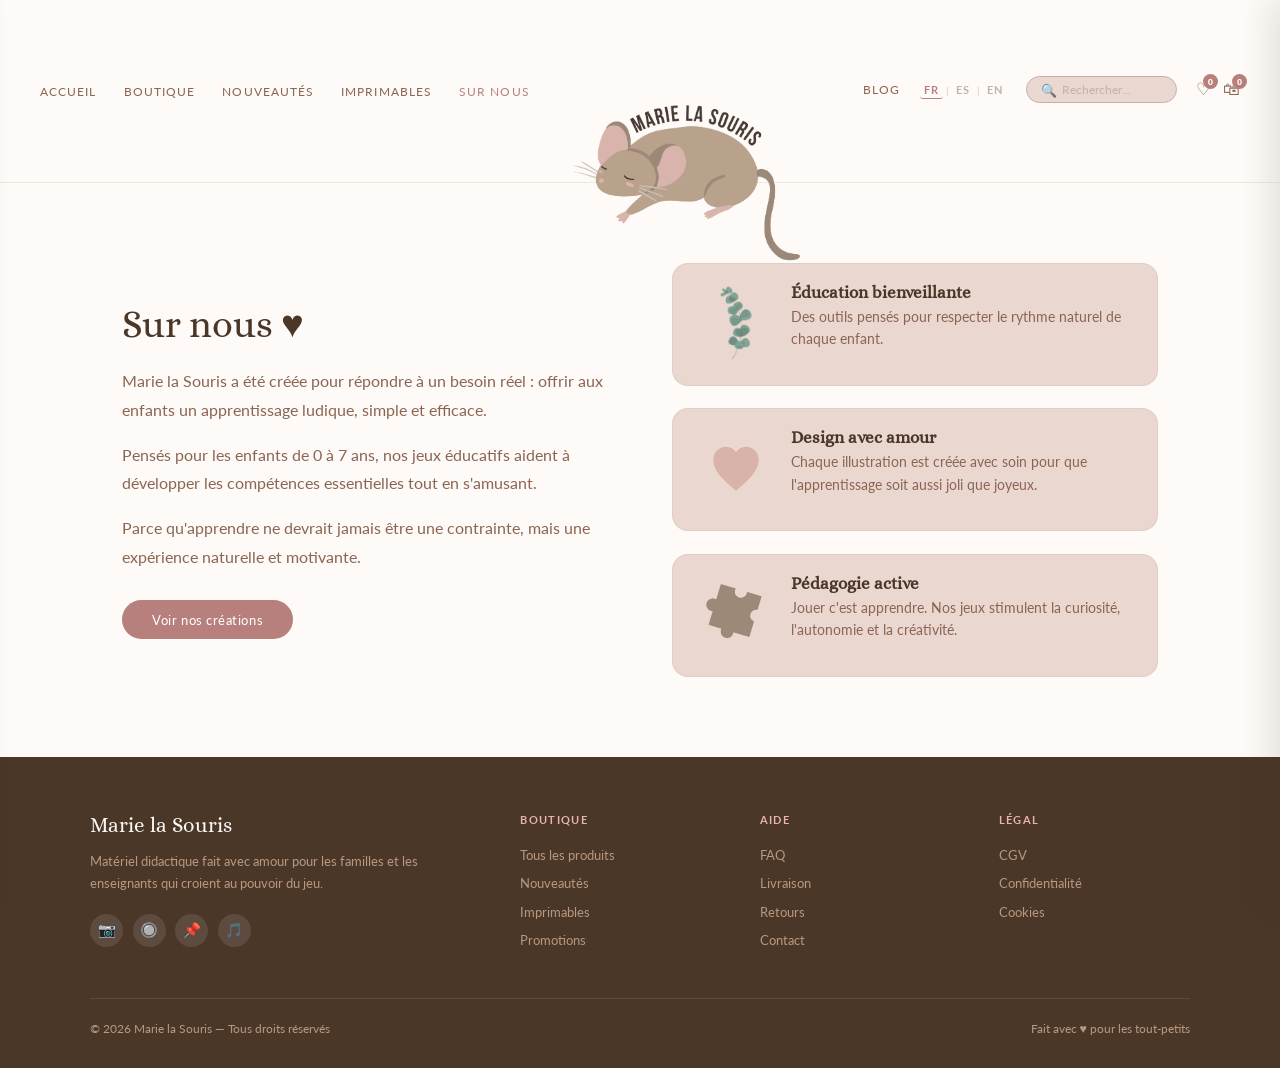
<file: about.html>
<!DOCTYPE html>
<html lang="fr">
<head>
  <meta charset="UTF-8" />
  <meta name="viewport" content="width=device-width, initial-scale=1.0" />
  <title>Sur nous — Marie la Souris</title>
  <link rel="icon" type="image/png" href="/favicon.png"/>
  <link rel="preconnect" href="https://fonts.googleapis.com" />
  <link rel="preconnect" href="https://fonts.gstatic.com" crossorigin />
  <link href="https://fonts.googleapis.com/css2?family=Alice&family=Lato:wght@300;400;700&display=swap" rel="stylesheet" />
  <link rel="stylesheet" href="css/style.css" />
</head>
<body>

<nav>
  <div class="nav-inner">
    <ul class="nav-left">
      <li><a href="/" data-i18n="nav.home">Accueil</a></li>
      <li><a href="/shop" data-i18n="nav.shop">Boutique</a></li>
      <li><a href="/new" data-i18n="nav.new">Nouveautés</a></li>
      <li><a href="/printables" data-i18n="nav.printables">Imprimables</a></li>
      <li><a href="/about" data-i18n="nav.edu" style="color:var(--rose)">Sur nous</a></li>
    </ul>
    <div class="nav-center">
      <a href="/" aria-label="Marie la Souris">
        <img class="nav-mouse" src="img/mouse-logo-nobg.png" alt="Marie la Souris" />
      </a>
    </div>
    <div class="nav-right">
      <a class="nav-blog" href="/faq" data-i18n="nav.blog">Blog</a>
      <div class="lang-sw">
        <button class="lang-btn" data-lang="fr">FR</button>
        <span class="lang-sep">|</span>
        <button class="lang-btn" data-lang="es">ES</button>
        <span class="lang-sep">|</span>
        <button class="lang-btn" data-lang="en">EN</button>
      </div>
      <div class="nav-search">
        <span class="nav-search-icon">&#128269;</span>
        <input type="text" data-i18n-placeholder="nav.search" placeholder="Rechercher..." />
      </div>
      <div class="nav-icons">
        <button class="ni" onclick="openWishlist()" style="position:relative">&#9825;<span class="wish-badge" id="wishBadge">0</span></button>
        <button class="ni" onclick="openCart()">&#128717;<span class="cart-badge" id="cartBadge">0</span></button>
      </div>
    </div>
  </div>
</nav>

<section style="background:var(--cream-white)">
<div class="historia reveal">

  <div class="historia-text">
    <h2 data-i18n="hist.h2">Sur nous &#9829;</h2>
    <p data-i18n="hist.body1">Marie la Souris a été créée pour répondre à un besoin réel : offrir aux enfants un apprentissage ludique, simple et efficace.</p>
    <p data-i18n="hist.body2">Pensés pour les enfants de 0 à 7 ans, nos jeux éducatifs aident à développer les compétences essentielles tout en s'amusant.</p>
    <p data-i18n="hist.body3">Parce qu'apprendre ne devrait jamais être une contrainte, mais une expérience naturelle et motivante.</p>
    <a href="/shop" class="btn-rose" data-i18n="hist.btn">Voir nos créations</a>
  </div>

  <div class="historia-values">
    <div class="hist-val reveal">
      <div class="hist-val-icon hist-icon-branch"><img src="img/botanical-leaves/botanical-branch-01.png" alt="" loading="lazy" /></div>
      <div class="hist-val-text">
        <h4 data-i18n="hist.v1t">Éducation bienveillante</h4>
        <p data-i18n="hist.v1b">Des outils pensés pour respecter le rythme naturel de chaque enfant.</p>
      </div>
    </div>
    <div class="hist-val reveal">
      <div class="hist-val-icon hist-icon-heart">
        <svg viewBox="0 0 96 96" aria-hidden="true" focusable="false">
          <path d="M48 80C33 67 16 54 16 36c0-10 8-18 18-18 6 0 11 3 14 8 3-5 8-8 14-8 10 0 18 8 18 18 0 18-17 31-32 44z" fill="#D9B2AA"/>
        </svg>
      </div>
      <div class="hist-val-text">
        <h4 data-i18n="hist.v2t">Design avec amour</h4>
        <p data-i18n="hist.v2b">Chaque illustration est créée avec soin pour que l'apprentissage soit aussi joli que joyeux.</p>
      </div>
    </div>
    <div class="hist-val reveal">
      <div class="hist-val-icon hist-icon-puzzle">
        <img src="img/marie-la-souris-puzzle-nobg.png" alt="" loading="lazy" />
      </div>
      <div class="hist-val-text">
        <h4 data-i18n="hist.v3t">Pédagogie active</h4>
        <p data-i18n="hist.v3b">Jouer c'est apprendre. Nos jeux stimulent la curiosité, l'autonomie et la créativité.</p>
      </div>
    </div>
  </div>

</div>
</section>


<footer>
  <div class="ft-grid">
    <div class="ft-brand">
      <div class="ft-logo">Marie la Souris</div>
      <p data-i18n="ft.about">Matériel didactique fait avec amour pour les familles et les enseignants qui croient au pouvoir du jeu.</p>
      <div class="socials">
        <button class="sb">&#128247;</button><button class="sb">&#128280;</button>
        <button class="sb">&#128204;</button><button class="sb">&#127925;</button>
      </div>
    </div>
    <div class="ft-col">
      <h5 data-i18n="ft.shop">Boutique</h5>
      <ul>
        <li><a href="/shop" data-i18n="ft.all">Tous les produits</a></li>
        <li><a href="/new" data-i18n="ft.new">Nouveautés</a></li>
        <li><a href="/printables" data-i18n="ft.printables">Imprimables</a></li>
        <li><a href="#contacto" data-i18n="ft.promo">Promotions</a></li>
      </ul>
    </div>
    <div class="ft-col">
      <h5 data-i18n="ft.help">Aide</h5>
      <ul>
        <li><a href="/faq" data-i18n="ft.faq">FAQ</a></li>
        <li><a href="/faq" data-i18n="ft.delivery">Livraison</a></li>
        <li><a href="/faq" data-i18n="ft.returns">Retours</a></li>
        <li><a href="#contacto" data-i18n="ft.contact">Contact</a></li>
      </ul>
    </div>
    <div class="ft-col">
      <h5 data-i18n="ft.legal">Légal</h5>
      <ul>
        <li><a href="#" data-i18n="ft.terms">CGV</a></li>
        <li><a href="#" data-i18n="ft.privacy">Confidentialité</a></li>
        <li><a href="#" data-i18n="ft.cookies">Cookies</a></li>
      </ul>
    </div>
  </div>
  <div class="ft-bottom">
    <span data-i18n="ft.copy">&copy; 2026 Marie la Souris &mdash; Tous droits r&eacute;serv&eacute;s</span>
    <span data-i18n="ft.made">Fait avec &#9829; pour les tout-petits</span>
  </div>
</footer>

<div class="peek" id="pL"></div>
<div class="peek" id="pR"></div>
<div class="peek" id="pBL"></div>
<div class="peek" id="pBR"></div>

<script src="js/main.js"></script>
</body>
</html>
</file>
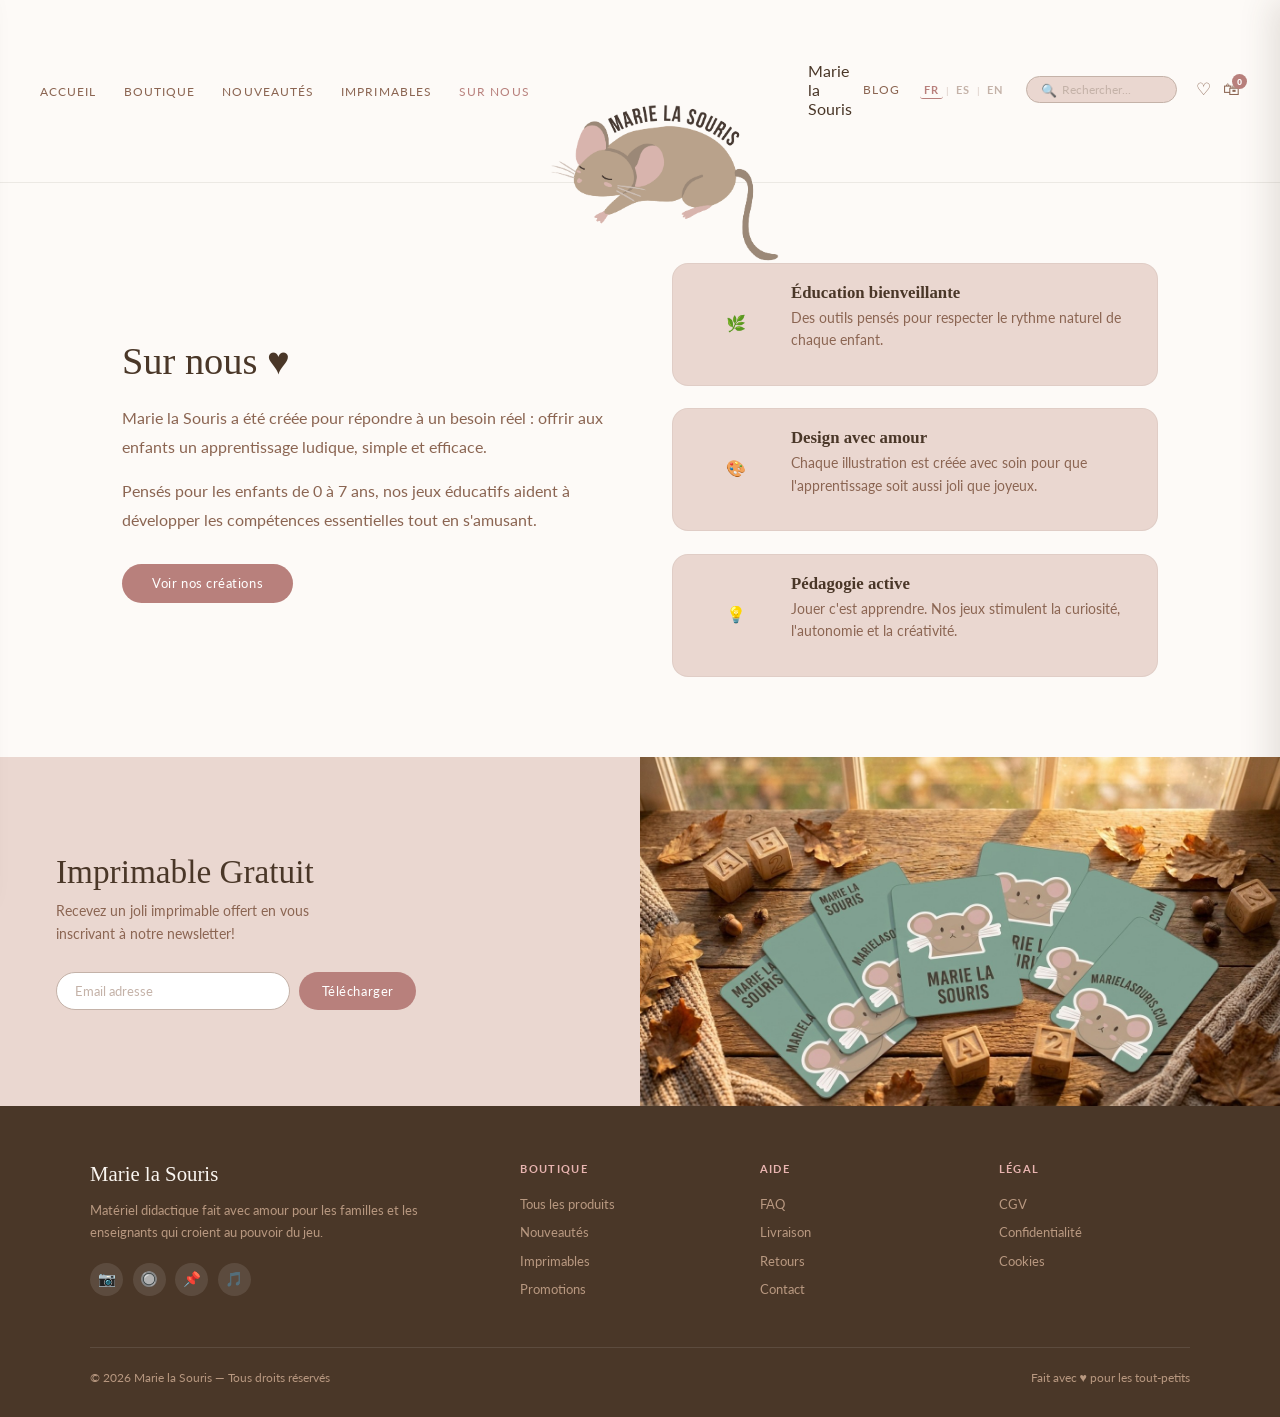
<file: educativo.html>
<!DOCTYPE html>
<html lang="fr">
<head>
  <meta charset="UTF-8" />
  <meta name="viewport" content="width=device-width, initial-scale=1.0" />
  <title>Éducatif — Marie la Souris</title>
  <link rel="preconnect" href="https://fonts.googleapis.com" />
  <link rel="preconnect" href="https://fonts.gstatic.com" crossorigin />
  <link href="https://fonts.googleapis.com/css2?family=Cormorant+Garamond:ital,wght@0,300;0,400;0,600;1,300;1,400&family=Lato:wght@300;400;700&display=swap" rel="stylesheet" />
  <link rel="stylesheet" href="css/style.css" />
</head>
<body>

<nav>
  <div class="nav-inner">
    <ul class="nav-left">
      <li><a href="index.html" data-i18n="nav.home">Accueil</a></li>
      <li><a href="tienda.html" data-i18n="nav.shop">Boutique</a></li>
      <li><a href="novedades.html" data-i18n="nav.new">Nouveautés</a></li>
      <li><a href="imprimables.html" data-i18n="nav.printables">Imprimables</a></li>
      <li><a href="educativo.html" data-i18n="nav.edu" style="color:var(--rose)">Éducatif</a></li>
    </ul>
    <div class="nav-center">
      <img class="nav-mouse" src="img/mouse-logo-nobg.png" alt="Marie la Souris" />
      <a href="index.html" class="nav-brand">Marie la Souris</a>
    </div>
    <div class="nav-right">
      <a class="nav-blog" href="faq.html" data-i18n="nav.blog">Blog</a>
      <div class="lang-sw">
        <button class="lang-btn" data-lang="fr">FR</button>
        <span class="lang-sep">|</span>
        <button class="lang-btn" data-lang="es">ES</button>
        <span class="lang-sep">|</span>
        <button class="lang-btn" data-lang="en">EN</button>
      </div>
      <div class="nav-search">
        <span class="nav-search-icon">&#128269;</span>
        <input type="text" data-i18n-placeholder="nav.search" placeholder="Rechercher..." />
      </div>
      <div class="nav-icons">
        <button class="ni">&#9825;</button>
        <button class="ni">&#128717;<span class="cart-badge" id="cartBadge">0</span></button>
      </div>
    </div>
  </div>
</nav>

<section style="background:var(--cream-white)">
<div class="historia reveal">

  <div class="historia-text">
    <h2 data-i18n="hist.h2">Notre histoire &#9829;</h2>
    <p data-i18n="hist.body1">Je suis Cote, une maman passionnée par l'éducation bienveillante et le jeu créatif. Marie la Souris est née de mon envie de créer du matériel pédagogique beau, accessible et efficace pour les enfants de 2 à 7 ans.</p>
    <p data-i18n="hist.body2">Chaque carte, chaque jeu est pensé avec amour pour aider votre enfant à grandir en douceur, à son propre rythme, avec le sourire.</p>
    <a href="tienda.html" class="btn-rose" data-i18n="hist.btn">Voir nos créations</a>
  </div>

  <div class="historia-values">
    <div class="hist-val reveal">
      <div class="hist-val-icon">🌿</div>
      <div class="hist-val-text">
        <h4 data-i18n="hist.v1t">Éducation bienveillante</h4>
        <p data-i18n="hist.v1b">Des outils pensés pour respecter le rythme naturel de chaque enfant.</p>
      </div>
    </div>
    <div class="hist-val reveal">
      <div class="hist-val-icon">🎨</div>
      <div class="hist-val-text">
        <h4 data-i18n="hist.v2t">Design avec amour</h4>
        <p data-i18n="hist.v2b">Chaque illustration est créée avec soin pour que l'apprentissage soit aussi joli que joyeux.</p>
      </div>
    </div>
    <div class="hist-val reveal">
      <div class="hist-val-icon">💡</div>
      <div class="hist-val-text">
        <h4 data-i18n="hist.v3t">Pédagogie active</h4>
        <p data-i18n="hist.v3b">Jouer c'est apprendre. Nos jeux stimulent la curiosité, l'autonomie et la créativité.</p>
      </div>
    </div>
  </div>

</div>
</section>

<section class="newsletter" id="contacto">
  <div class="nl-left reveal">
    <h2 data-i18n="nl.title">Imprimable Gratuit</h2>
    <p data-i18n="nl.sub">Recevez un joli imprimable offert en vous inscrivant à notre newsletter!</p>
    <form class="nl-form" onsubmit="handleNL(event)">
      <input type="email" data-i18n-placeholder="nl.email" placeholder="Email adresse" required />
      <button type="submit" class="btn-rose" style="white-space:nowrap;padding:.65rem 1.4rem;font-size:.82rem;" data-i18n="nl.btn">T&eacute;l&eacute;charger</button>
    </form>
  </div>
  <div class="nl-right">
    <img src="img/newsletter-img.jpg" alt="Flashcards Marie la Souris" loading="lazy"/>
  </div>
</section>

<footer>
  <div class="ft-grid">
    <div class="ft-brand">
      <div class="ft-logo">Marie la Souris</div>
      <p data-i18n="ft.about">Matériel didactique fait avec amour pour les familles et les enseignants qui croient au pouvoir du jeu.</p>
      <div class="socials">
        <button class="sb">&#128247;</button><button class="sb">&#128280;</button>
        <button class="sb">&#128204;</button><button class="sb">&#127925;</button>
      </div>
    </div>
    <div class="ft-col">
      <h5 data-i18n="ft.shop">Boutique</h5>
      <ul>
        <li><a href="tienda.html" data-i18n="ft.all">Tous les produits</a></li>
        <li><a href="novedades.html" data-i18n="ft.new">Nouveautés</a></li>
        <li><a href="imprimables.html" data-i18n="ft.printables">Imprimables</a></li>
        <li><a href="#contacto" data-i18n="ft.promo">Promotions</a></li>
      </ul>
    </div>
    <div class="ft-col">
      <h5 data-i18n="ft.help">Aide</h5>
      <ul>
        <li><a href="faq.html" data-i18n="ft.faq">FAQ</a></li>
        <li><a href="faq.html" data-i18n="ft.delivery">Livraison</a></li>
        <li><a href="faq.html" data-i18n="ft.returns">Retours</a></li>
        <li><a href="#contacto" data-i18n="ft.contact">Contact</a></li>
      </ul>
    </div>
    <div class="ft-col">
      <h5 data-i18n="ft.legal">Légal</h5>
      <ul>
        <li><a href="#" data-i18n="ft.terms">CGV</a></li>
        <li><a href="#" data-i18n="ft.privacy">Confidentialité</a></li>
        <li><a href="#" data-i18n="ft.cookies">Cookies</a></li>
      </ul>
    </div>
  </div>
  <div class="ft-bottom">
    <span data-i18n="ft.copy">&copy; 2026 Marie la Souris &mdash; Tous droits r&eacute;serv&eacute;s</span>
    <span data-i18n="ft.made">Fait avec &#9829; pour les tout-petits</span>
  </div>
</footer>

<div class="peek" id="pL"></div>
<div class="peek" id="pR"></div>
<div class="peek" id="pBL"></div>
<div class="peek" id="pBR"></div>

<script src="js/main.js"></script>
</body>
</html>
</file>
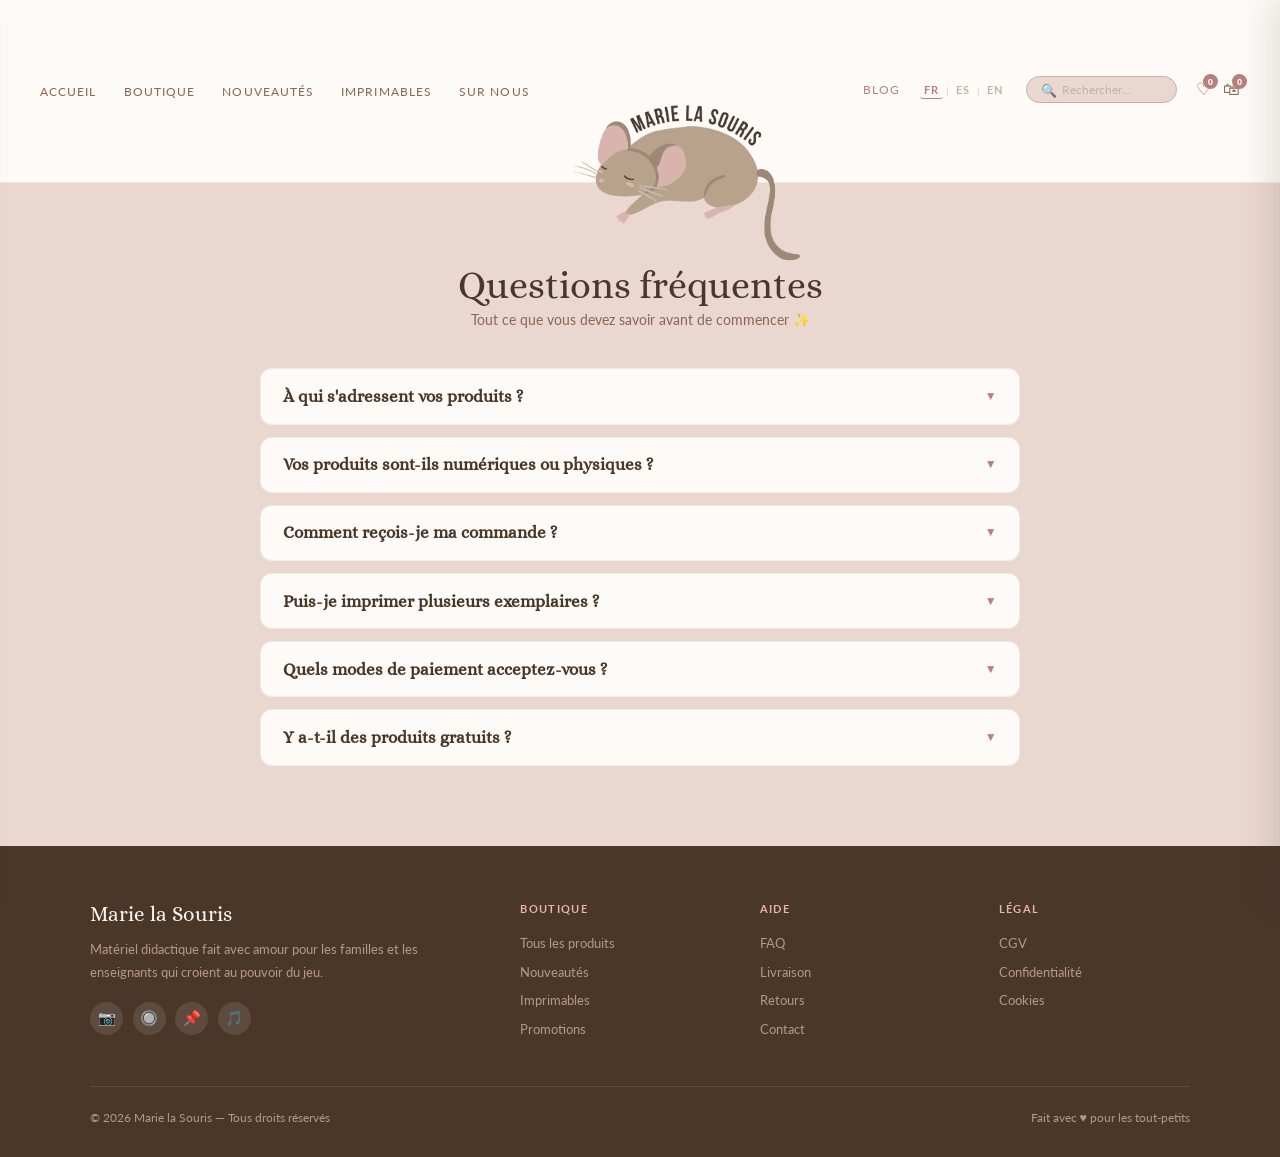
<file: faq.html>
<!DOCTYPE html>
<html lang="fr">
<head>
  <meta charset="UTF-8" />
  <meta name="viewport" content="width=device-width, initial-scale=1.0" />
  <title>FAQ — Marie la Souris</title>
  <link rel="icon" type="image/png" href="/favicon.png"/>
  <link rel="preconnect" href="https://fonts.googleapis.com" />
  <link rel="preconnect" href="https://fonts.gstatic.com" crossorigin />
  <link href="https://fonts.googleapis.com/css2?family=Alice&family=Lato:wght@300;400;700&display=swap" rel="stylesheet" />
  <link rel="stylesheet" href="css/style.css" />
</head>
<body>

<nav>
  <div class="nav-inner">
    <ul class="nav-left">
      <li><a href="/" data-i18n="nav.home">Accueil</a></li>
      <li><a href="/shop" data-i18n="nav.shop">Boutique</a></li>
      <li><a href="/new" data-i18n="nav.new">Nouveautés</a></li>
      <li><a href="/printables" data-i18n="nav.printables">Imprimables</a></li>
      <li><a href="/about" data-i18n="nav.edu">Sur nous</a></li>
    </ul>
    <div class="nav-center">
      <a href="/" aria-label="Marie la Souris">
        <img class="nav-mouse" src="img/mouse-logo-nobg.png" alt="Marie la Souris" />
      </a>
    </div>
    <div class="nav-right">
      <a class="nav-blog" href="/faq" data-i18n="nav.blog" style="color:var(--rose)">Blog</a>
      <div class="lang-sw">
        <button class="lang-btn" data-lang="fr">FR</button>
        <span class="lang-sep">|</span>
        <button class="lang-btn" data-lang="es">ES</button>
        <span class="lang-sep">|</span>
        <button class="lang-btn" data-lang="en">EN</button>
      </div>
      <div class="nav-search">
        <span class="nav-search-icon">&#128269;</span>
        <input type="text" data-i18n-placeholder="nav.search" placeholder="Rechercher..." />
      </div>
      <div class="nav-icons">
        <button class="ni" onclick="openWishlist()" style="position:relative">&#9825;<span class="wish-badge" id="wishBadge">0</span></button>
        <button class="ni" onclick="openCart()">&#128717;<span class="cart-badge" id="cartBadge">0</span></button>
      </div>
    </div>
  </div>
</nav>

<section class="faq-section">
  <div class="sec-head reveal">
    <h2 data-i18n="faq.title">Questions fréquentes</h2>
    <p data-i18n="faq.sub">Tout ce que vous devez savoir avant de commencer ✨</p>
  </div>
  <div class="faq-wrap">

    <div class="faq-item reveal">
      <button class="faq-q" onclick="toggleFaq(this)">
        <span data-i18n="faq.q1">À qui s'adressent vos produits ?</span>
        <span class="faq-chevron">▼</span>
      </button>
      <div class="faq-a" data-i18n="faq.a1">Nos produits sont conçus pour les enfants de 0 à 7 ans, mais ils conviennent également aux enseignants, éducateurs et tout parent souhaitant enrichir le quotidien de son enfant.</div>
    </div>

    <div class="faq-item reveal">
      <button class="faq-q" onclick="toggleFaq(this)">
        <span data-i18n="faq.q2">Vos produits sont-ils numériques ou physiques ?</span>
        <span class="faq-chevron">▼</span>
      </button>
      <div class="faq-a" data-i18n="faq.a2">Tous nos produits sont des fichiers numériques (PDF) à télécharger et imprimer chez vous. Vous recevez le fichier immédiatement après l'achat, à imprimer autant de fois que vous le souhaitez !</div>
    </div>

    <div class="faq-item reveal">
      <button class="faq-q" onclick="toggleFaq(this)">
        <span data-i18n="faq.q3">Comment reçois-je ma commande ?</span>
        <span class="faq-chevron">▼</span>
      </button>
      <div class="faq-a" data-i18n="faq.a3">Dès le paiement validé, vous recevez automatiquement un lien de téléchargement par email dans les minutes qui suivent. Vérifiez vos spams si vous ne le voyez pas !</div>
    </div>

    <div class="faq-item reveal">
      <button class="faq-q" onclick="toggleFaq(this)">
        <span data-i18n="faq.q4">Puis-je imprimer plusieurs exemplaires ?</span>
        <span class="faq-chevron">▼</span>
      </button>
      <div class="faq-a" data-i18n="faq.a4">Oui ! Une fois acheté, le fichier vous appartient pour un usage personnel. Vous pouvez l'imprimer autant de fois que nécessaire pour votre famille ou votre classe.</div>
    </div>

    <div class="faq-item reveal">
      <button class="faq-q" onclick="toggleFaq(this)">
        <span data-i18n="faq.q5">Quels modes de paiement acceptez-vous ?</span>
        <span class="faq-chevron">▼</span>
      </button>
      <div class="faq-a" data-i18n="faq.a5">Nous acceptons les cartes bancaires (Visa, Mastercard, American Express) ainsi que PayPal. Tous les paiements sont sécurisés.</div>
    </div>

    <div class="faq-item reveal">
      <button class="faq-q" onclick="toggleFaq(this)">
        <span data-i18n="faq.q6">Y a-t-il des produits gratuits ?</span>
        <span class="faq-chevron">▼</span>
      </button>
      <div class="faq-a" data-i18n="faq.a6">Oui ! Inscrivez-vous à notre newsletter et recevez un joli imprimable offert directement dans votre boîte mail. C'est notre façon de vous dire bienvenue &#9829;</div>
    </div>

  </div>
</section>


<footer>
  <div class="ft-grid">
    <div class="ft-brand">
      <div class="ft-logo">Marie la Souris</div>
      <p data-i18n="ft.about">Matériel didactique fait avec amour pour les familles et les enseignants qui croient au pouvoir du jeu.</p>
      <div class="socials">
        <button class="sb">&#128247;</button><button class="sb">&#128280;</button>
        <button class="sb">&#128204;</button><button class="sb">&#127925;</button>
      </div>
    </div>
    <div class="ft-col">
      <h5 data-i18n="ft.shop">Boutique</h5>
      <ul>
        <li><a href="/shop" data-i18n="ft.all">Tous les produits</a></li>
        <li><a href="/new" data-i18n="ft.new">Nouveautés</a></li>
        <li><a href="/printables" data-i18n="ft.printables">Imprimables</a></li>
        <li><a href="#contacto" data-i18n="ft.promo">Promotions</a></li>
      </ul>
    </div>
    <div class="ft-col">
      <h5 data-i18n="ft.help">Aide</h5>
      <ul>
        <li><a href="/faq" data-i18n="ft.faq">FAQ</a></li>
        <li><a href="/faq" data-i18n="ft.delivery">Livraison</a></li>
        <li><a href="/faq" data-i18n="ft.returns">Retours</a></li>
        <li><a href="#contacto" data-i18n="ft.contact">Contact</a></li>
      </ul>
    </div>
    <div class="ft-col">
      <h5 data-i18n="ft.legal">Légal</h5>
      <ul>
        <li><a href="#" data-i18n="ft.terms">CGV</a></li>
        <li><a href="#" data-i18n="ft.privacy">Confidentialité</a></li>
        <li><a href="#" data-i18n="ft.cookies">Cookies</a></li>
      </ul>
    </div>
  </div>
  <div class="ft-bottom">
    <span data-i18n="ft.copy">&copy; 2026 Marie la Souris &mdash; Tous droits r&eacute;serv&eacute;s</span>
    <span data-i18n="ft.made">Fait avec &#9829; pour les tout-petits</span>
  </div>
</footer>

<div class="peek" id="pL"></div>
<div class="peek" id="pR"></div>
<div class="peek" id="pBL"></div>
<div class="peek" id="pBR"></div>

<script src="js/main.js"></script>
</body>
</html>
</file>
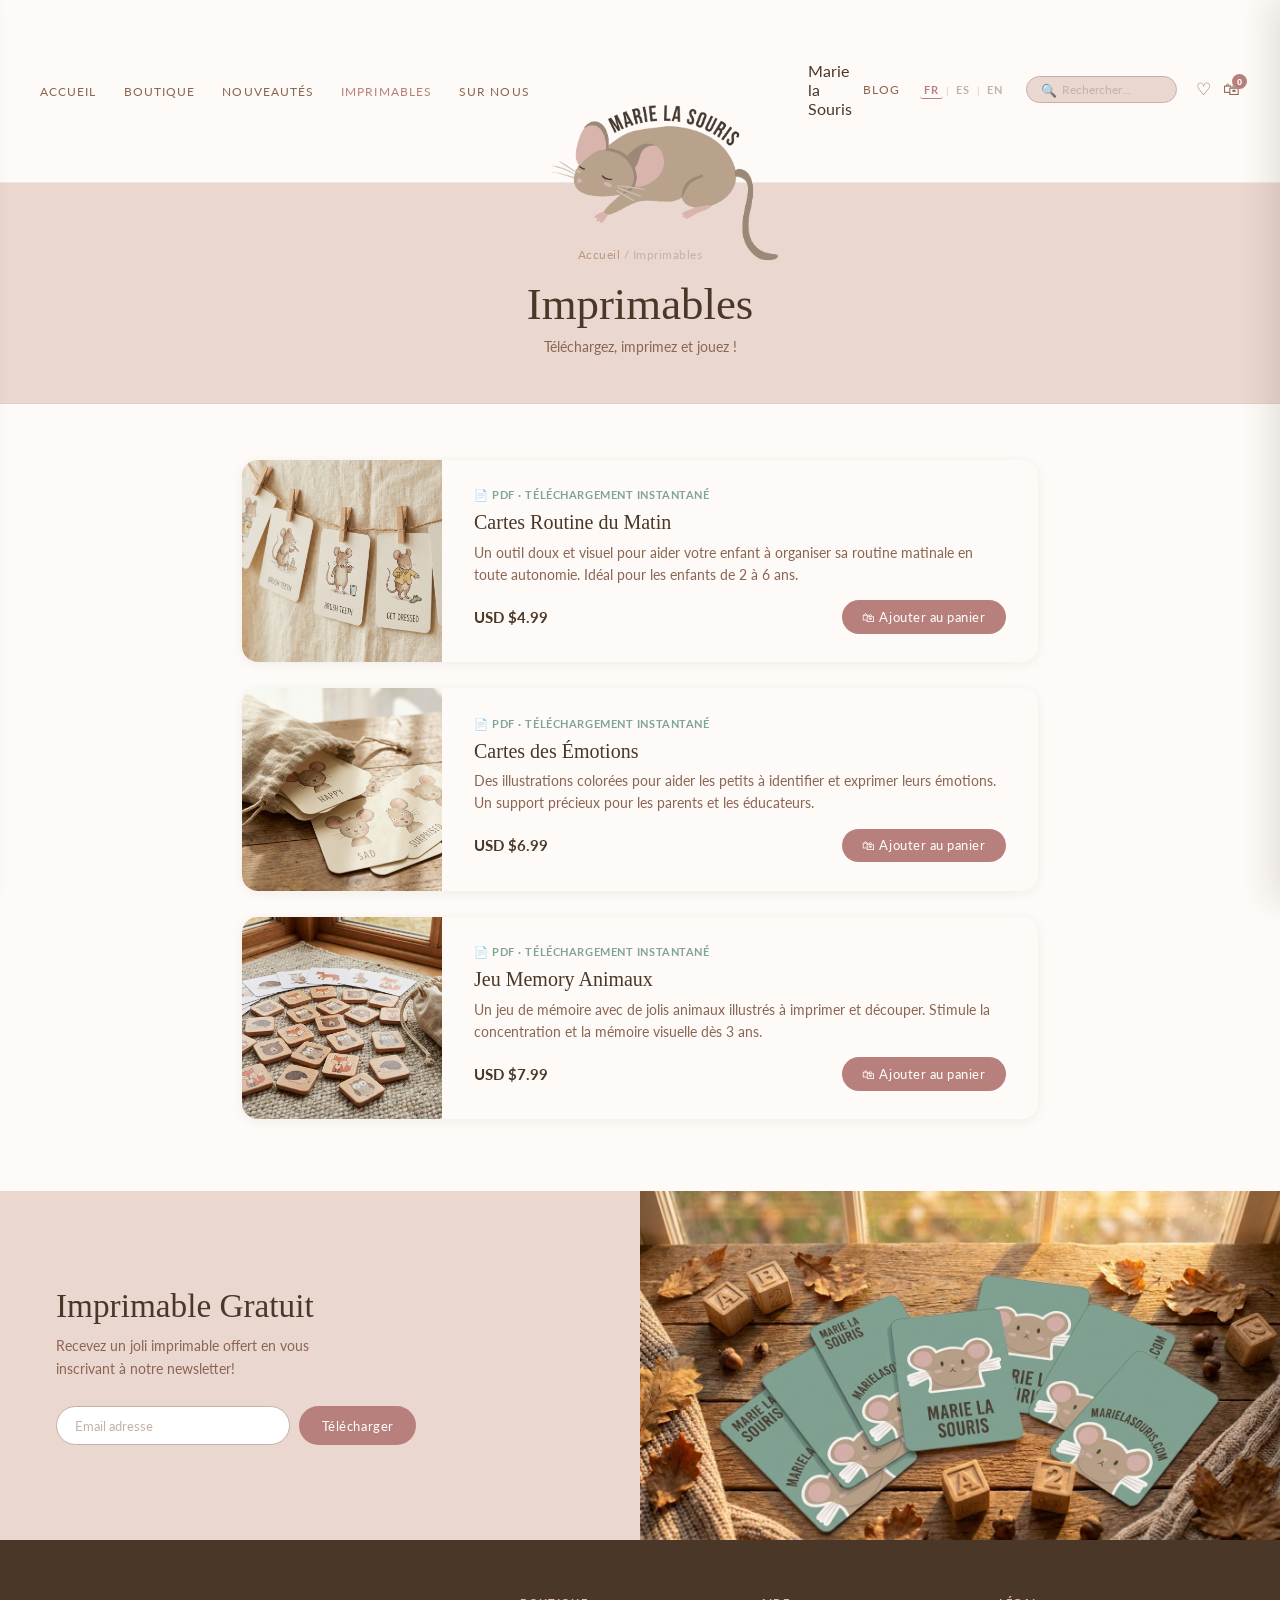
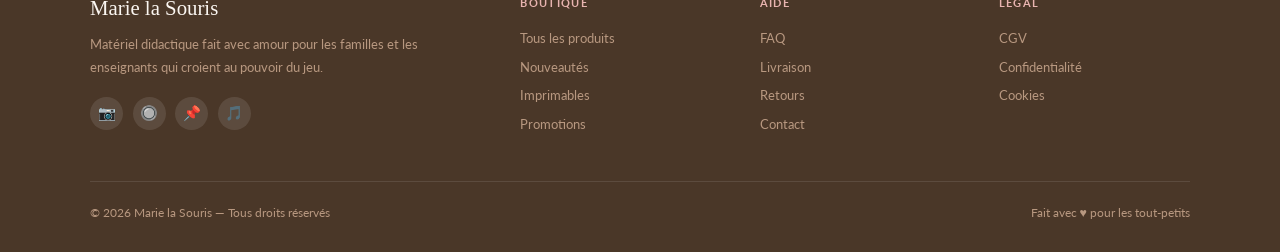
<file: imprimables.html>
<!DOCTYPE html>
<html lang="fr">
<head>
  <meta charset="UTF-8" />
  <meta name="viewport" content="width=device-width, initial-scale=1.0" />
  <title>Imprimables — Marie la Souris</title>
  <link rel="preconnect" href="https://fonts.googleapis.com" />
  <link rel="preconnect" href="https://fonts.gstatic.com" crossorigin />
  <link href="https://fonts.googleapis.com/css2?family=Cormorant+Garamond:ital,wght@0,300;0,400;0,600;1,300;1,400&family=Lato:wght@300;400;700&display=swap" rel="stylesheet" />
  <link rel="stylesheet" href="css/style.css" />
</head>
<body>

<nav>
  <div class="nav-inner">
    <ul class="nav-left">
      <li><a href="index.html" data-i18n="nav.home">Accueil</a></li>
      <li><a href="tienda.html" data-i18n="nav.shop">Boutique</a></li>
      <li><a href="novedades.html" data-i18n="nav.new">Nouveautés</a></li>
      <li><a href="imprimables.html" data-i18n="nav.printables" style="color:var(--rose)">Imprimables</a></li>
      <li><a href="educativo.html" data-i18n="nav.edu">Éducatif</a></li>
    </ul>
    <div class="nav-center">
      <img class="nav-mouse" src="img/mouse-logo-nobg.png" alt="Marie la Souris" />
      <a href="index.html" class="nav-brand">Marie la Souris</a>
    </div>
    <div class="nav-right">
      <a class="nav-blog" href="faq.html" data-i18n="nav.blog">Blog</a>
      <div class="lang-sw">
        <button class="lang-btn" data-lang="fr">FR</button>
        <span class="lang-sep">|</span>
        <button class="lang-btn" data-lang="es">ES</button>
        <span class="lang-sep">|</span>
        <button class="lang-btn" data-lang="en">EN</button>
      </div>
      <div class="nav-search">
        <span class="nav-search-icon">&#128269;</span>
        <input type="text" data-i18n-placeholder="nav.search" placeholder="Rechercher..." />
      </div>
      <div class="nav-icons">
        <button class="ni">&#9825;</button>
        <button class="ni">&#128717;<span class="cart-badge" id="cartBadge">0</span></button>
      </div>
    </div>
  </div>
</nav>

<div class="page-header" style="background:var(--pink-bg)">
  <p class="breadcrumb"><a href="index.html">Accueil</a> / <span data-i18n="nav.printables">Imprimables</span></p>
  <h1 data-i18n="prod.print.title">Imprimables</h1>
  <p data-i18n="prod.print.sub">Téléchargez, imprimez et jouez ! &#129516;</p>
</div>

<section style="background:var(--cream-white);padding-top:3.5rem;">
  <div class="prod-list">

    <div class="pli reveal">
      <div class="pli-img">
        <img src="img/product-cartes.jpg" alt="Cartes Routine du Matin" loading="lazy"/>
      </div>
      <div class="pli-info">
        <span class="pli-tag">&#128196; PDF · Téléchargement instantané</span>
        <h3>Cartes Routine du Matin</h3>
        <p>Un outil doux et visuel pour aider votre enfant à organiser sa routine matinale en toute autonomie. Idéal pour les enfants de 2 à 6 ans.</p>
        <div class="pli-bottom">
          <span class="pli-price">USD $4.99</span>
          <button class="btn-rose" onclick="addCart()" style="padding:.55rem 1.3rem;font-size:.8rem;">&#128717; Ajouter au panier</button>
        </div>
      </div>
    </div>

    <div class="pli reveal">
      <div class="pli-img">
        <img src="img/product-emotions.jpg" alt="Cartes des Émotions" loading="lazy"/>
      </div>
      <div class="pli-info">
        <span class="pli-tag">&#128196; PDF · Téléchargement instantané</span>
        <h3>Cartes des &Eacute;motions</h3>
        <p>Des illustrations colorées pour aider les petits à identifier et exprimer leurs émotions. Un support précieux pour les parents et les éducateurs.</p>
        <div class="pli-bottom">
          <span class="pli-price">USD $6.99</span>
          <button class="btn-rose" onclick="addCart()" style="padding:.55rem 1.3rem;font-size:.8rem;">&#128717; Ajouter au panier</button>
        </div>
      </div>
    </div>

    <div class="pli reveal">
      <div class="pli-img">
        <img src="img/product-memory.jpg" alt="Jeu Memory Animaux" loading="lazy"/>
      </div>
      <div class="pli-info">
        <span class="pli-tag">&#128196; PDF · Téléchargement instantané</span>
        <h3>Jeu Memory Animaux</h3>
        <p>Un jeu de mémoire avec de jolis animaux illustrés à imprimer et découper. Stimule la concentration et la mémoire visuelle dès 3 ans.</p>
        <div class="pli-bottom">
          <span class="pli-price">USD $7.99</span>
          <button class="btn-rose" onclick="addCart()" style="padding:.55rem 1.3rem;font-size:.8rem;">&#128717; Ajouter au panier</button>
        </div>
      </div>
    </div>

  </div>
</section>

<section class="newsletter" id="contacto">
  <div class="nl-left reveal">
    <h2 data-i18n="nl.title">Imprimable Gratuit</h2>
    <p data-i18n="nl.sub">Recevez un joli imprimable offert en vous inscrivant à notre newsletter!</p>
    <form class="nl-form" onsubmit="handleNL(event)">
      <input type="email" data-i18n-placeholder="nl.email" placeholder="Email adresse" required />
      <button type="submit" class="btn-rose" style="white-space:nowrap;padding:.65rem 1.4rem;font-size:.82rem;" data-i18n="nl.btn">T&eacute;l&eacute;charger</button>
    </form>
  </div>
  <div class="nl-right">
    <img src="img/newsletter-img.jpg" alt="Flashcards Marie la Souris" loading="lazy"/>
  </div>
</section>

<footer>
  <div class="ft-grid">
    <div class="ft-brand">
      <div class="ft-logo">Marie la Souris</div>
      <p data-i18n="ft.about">Matériel didactique fait avec amour pour les familles et les enseignants qui croient au pouvoir du jeu.</p>
      <div class="socials">
        <button class="sb">&#128247;</button><button class="sb">&#128280;</button>
        <button class="sb">&#128204;</button><button class="sb">&#127925;</button>
      </div>
    </div>
    <div class="ft-col">
      <h5 data-i18n="ft.shop">Boutique</h5>
      <ul>
        <li><a href="tienda.html" data-i18n="ft.all">Tous les produits</a></li>
        <li><a href="novedades.html" data-i18n="ft.new">Nouveautés</a></li>
        <li><a href="imprimables.html" data-i18n="ft.printables">Imprimables</a></li>
        <li><a href="#contacto" data-i18n="ft.promo">Promotions</a></li>
      </ul>
    </div>
    <div class="ft-col">
      <h5 data-i18n="ft.help">Aide</h5>
      <ul>
        <li><a href="faq.html" data-i18n="ft.faq">FAQ</a></li>
        <li><a href="faq.html" data-i18n="ft.delivery">Livraison</a></li>
        <li><a href="faq.html" data-i18n="ft.returns">Retours</a></li>
        <li><a href="#contacto" data-i18n="ft.contact">Contact</a></li>
      </ul>
    </div>
    <div class="ft-col">
      <h5 data-i18n="ft.legal">Légal</h5>
      <ul>
        <li><a href="#" data-i18n="ft.terms">CGV</a></li>
        <li><a href="#" data-i18n="ft.privacy">Confidentialité</a></li>
        <li><a href="#" data-i18n="ft.cookies">Cookies</a></li>
      </ul>
    </div>
  </div>
  <div class="ft-bottom">
    <span data-i18n="ft.copy">&copy; 2026 Marie la Souris &mdash; Tous droits r&eacute;serv&eacute;s</span>
    <span data-i18n="ft.made">Fait avec &#9829; pour les tout-petits</span>
  </div>
</footer>

<div class="peek" id="pL"></div>
<div class="peek" id="pR"></div>
<div class="peek" id="pBL"></div>
<div class="peek" id="pBR"></div>

<script src="js/main.js"></script>
</body>
</html>
</file>
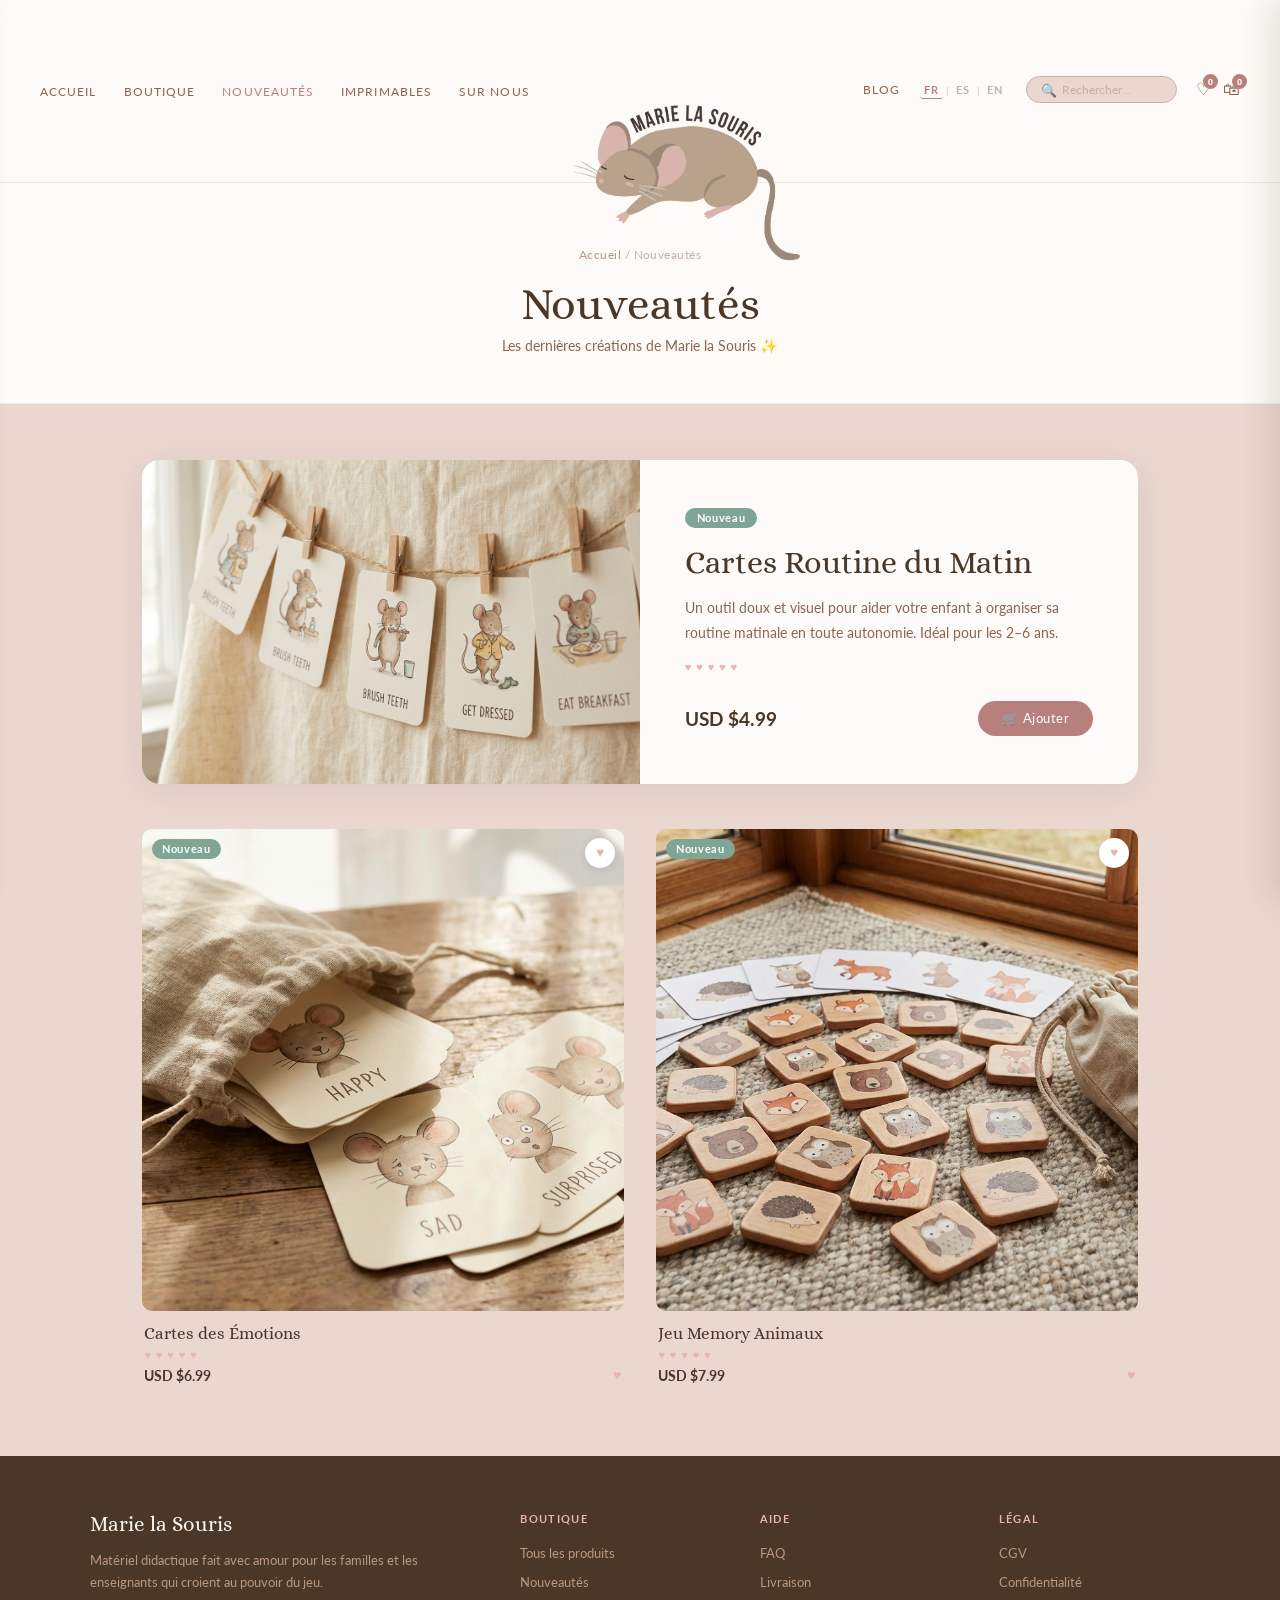
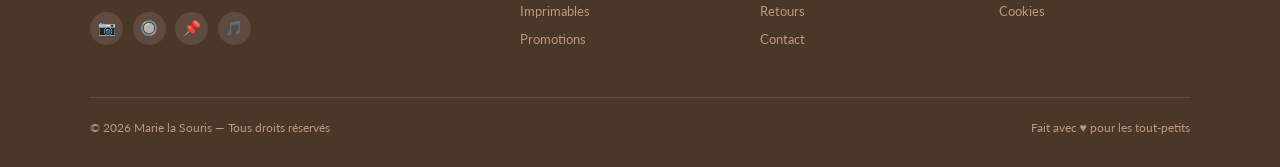
<file: new.html>
<!DOCTYPE html>
<html lang="fr">
<head>
  <meta charset="UTF-8" />
  <meta name="viewport" content="width=device-width, initial-scale=1.0" />
  <title>Nouveautés — Marie la Souris</title>
  <link rel="icon" type="image/png" href="/favicon.png"/>
  <link rel="preconnect" href="https://fonts.googleapis.com" />
  <link rel="preconnect" href="https://fonts.gstatic.com" crossorigin />
  <link href="https://fonts.googleapis.com/css2?family=Alice&family=Lato:wght@300;400;700&display=swap" rel="stylesheet" />
  <link rel="stylesheet" href="css/style.css" />
</head>
<body>

<nav>
  <div class="nav-inner">
    <ul class="nav-left">
      <li><a href="/" data-i18n="nav.home">Accueil</a></li>
      <li><a href="/shop" data-i18n="nav.shop">Boutique</a></li>
      <li><a href="/new" data-i18n="nav.new" style="color:var(--rose)">Nouveautés</a></li>
      <li><a href="/printables" data-i18n="nav.printables">Imprimables</a></li>
      <li><a href="/about" data-i18n="nav.edu">Sur nous</a></li>
    </ul>
    <div class="nav-center">
      <a href="/" aria-label="Marie la Souris">
        <img class="nav-mouse" src="img/mouse-logo-nobg.png" alt="Marie la Souris" />
      </a>
    </div>
    <div class="nav-right">
      <a class="nav-blog" href="/faq" data-i18n="nav.blog">Blog</a>
      <div class="lang-sw">
        <button class="lang-btn" data-lang="fr">FR</button>
        <span class="lang-sep">|</span>
        <button class="lang-btn" data-lang="es">ES</button>
        <span class="lang-sep">|</span>
        <button class="lang-btn" data-lang="en">EN</button>
      </div>
      <div class="nav-search">
        <span class="nav-search-icon">&#128269;</span>
        <input type="text" data-i18n-placeholder="nav.search" placeholder="Rechercher..." />
      </div>
      <div class="nav-icons">
        <button class="ni" onclick="openWishlist()" style="position:relative">&#9825;<span class="wish-badge" id="wishBadge">0</span></button>
        <button class="ni" onclick="openCart()">&#128717;<span class="cart-badge" id="cartBadge">0</span></button>
      </div>
    </div>
  </div>
</nav>

<div class="page-header">
  <p class="breadcrumb"><a href="/">Accueil</a> / <span data-i18n="nav.new">Nouveautés</span></p>
  <h1 data-i18n="prod.new.title">Nouveautés</h1>
  <p data-i18n="prod.new.sub">Les dernières créations de Marie la Souris ✨</p>
</div>

<!-- Featured product (big) -->
<section style="background:var(--cream);padding-top:3.5rem;">
  <div class="featured-wrap">

    <div class="featured-card reveal">
      <div class="featured-img">
        <img src="img/product-cartes.jpg" alt="Cartes Routine du Matin" loading="lazy"/>
      </div>
      <div class="featured-info">
        <span class="featured-tag" data-i18n="badge.new">Nouveau</span>
        <h2>Cartes Routine du Matin</h2>
        <p data-i18n="feat.desc1">Un outil doux et visuel pour aider votre enfant à organiser sa routine matinale en toute autonomie. Idéal pour les 2-6 ans.</p>
        <div class="prod-hearts">&#9829; &#9829; &#9829; &#9829; &#9829;</div>
        <div class="featured-bottom">
          <span class="featured-price">USD $4.99</span>
          <button class="btn-rose" onclick="addCart('Cartes Routine du Matin',4.99,'img/product-cartes.jpg')" style="padding:.6rem 1.5rem;font-size:.82rem;" data-i18n="btn.add">&#128717; Ajouter</button>
        </div>
      </div>
    </div>

    <!-- 2 smaller products -->
    <div class="new-grid-2">

      <div class="prod-card reveal">
        <div class="prod-img">
          <img src="img/product-emotions.jpg" alt="Cartes Émotions" loading="lazy"/>
          <span class="pbadge" data-i18n="badge.new">Nouveau</span>
          <button class="pwish" data-name="Cartes des Émotions" onclick="addWishlist('Cartes des Émotions',6.99,'img/product-emotions.jpg')">&#9829;</button>
        </div>
        <div class="prod-info">
          <div class="prod-name">Cartes des &Eacute;motions</div>
          <div class="prod-hearts">&#9829; &#9829; &#9829; &#9829; &#9829;</div>
          <div class="prod-bottom">
            <span class="prod-price">USD $6.99</span>
            <button class="prod-fav" onclick="addCart('Cartes des Émotions',6.99,'img/product-emotions.jpg')">&#9829;</button>
          </div>
        </div>
      </div>

      <div class="prod-card reveal">
        <div class="prod-img">
          <img src="img/product-memory.jpg" alt="Jeu Memory" loading="lazy"/>
          <span class="pbadge" data-i18n="badge.new">Nouveau</span>
          <button class="pwish" data-name="Jeu Memory Animaux" onclick="addWishlist('Jeu Memory Animaux',7.99,'img/product-memory.jpg')">&#9829;</button>
        </div>
        <div class="prod-info">
          <div class="prod-name">Jeu Memory Animaux</div>
          <div class="prod-hearts">&#9829; &#9829; &#9829; &#9829; &#9829;</div>
          <div class="prod-bottom">
            <span class="prod-price">USD $7.99</span>
            <button class="prod-fav" onclick="addCart('Jeu Memory Animaux',7.99,'img/product-memory.jpg')">&#9829;</button>
          </div>
        </div>
      </div>

    </div>
  </div>
</section>


<footer>
  <div class="ft-grid">
    <div class="ft-brand">
      <div class="ft-logo">Marie la Souris</div>
      <p data-i18n="ft.about">Matériel didactique fait avec amour pour les familles et les enseignants qui croient au pouvoir du jeu.</p>
      <div class="socials">
        <button class="sb">&#128247;</button><button class="sb">&#128280;</button>
        <button class="sb">&#128204;</button><button class="sb">&#127925;</button>
      </div>
    </div>
    <div class="ft-col">
      <h5 data-i18n="ft.shop">Boutique</h5>
      <ul>
        <li><a href="/shop" data-i18n="ft.all">Tous les produits</a></li>
        <li><a href="/new" data-i18n="ft.new">Nouveautés</a></li>
        <li><a href="/printables" data-i18n="ft.printables">Imprimables</a></li>
        <li><a href="#contacto" data-i18n="ft.promo">Promotions</a></li>
      </ul>
    </div>
    <div class="ft-col">
      <h5 data-i18n="ft.help">Aide</h5>
      <ul>
        <li><a href="/faq" data-i18n="ft.faq">FAQ</a></li>
        <li><a href="/faq" data-i18n="ft.delivery">Livraison</a></li>
        <li><a href="/faq" data-i18n="ft.returns">Retours</a></li>
        <li><a href="#contacto" data-i18n="ft.contact">Contact</a></li>
      </ul>
    </div>
    <div class="ft-col">
      <h5 data-i18n="ft.legal">Légal</h5>
      <ul>
        <li><a href="#" data-i18n="ft.terms">CGV</a></li>
        <li><a href="#" data-i18n="ft.privacy">Confidentialité</a></li>
        <li><a href="#" data-i18n="ft.cookies">Cookies</a></li>
      </ul>
    </div>
  </div>
  <div class="ft-bottom">
    <span data-i18n="ft.copy">&copy; 2026 Marie la Souris &mdash; Tous droits r&eacute;serv&eacute;s</span>
    <span data-i18n="ft.made">Fait avec &#9829; pour les tout-petits</span>
  </div>
</footer>

<div class="peek" id="pL"></div>
<div class="peek" id="pR"></div>
<div class="peek" id="pBL"></div>
<div class="peek" id="pBR"></div>

<script src="js/main.js"></script>
</body>
</html>
</file>
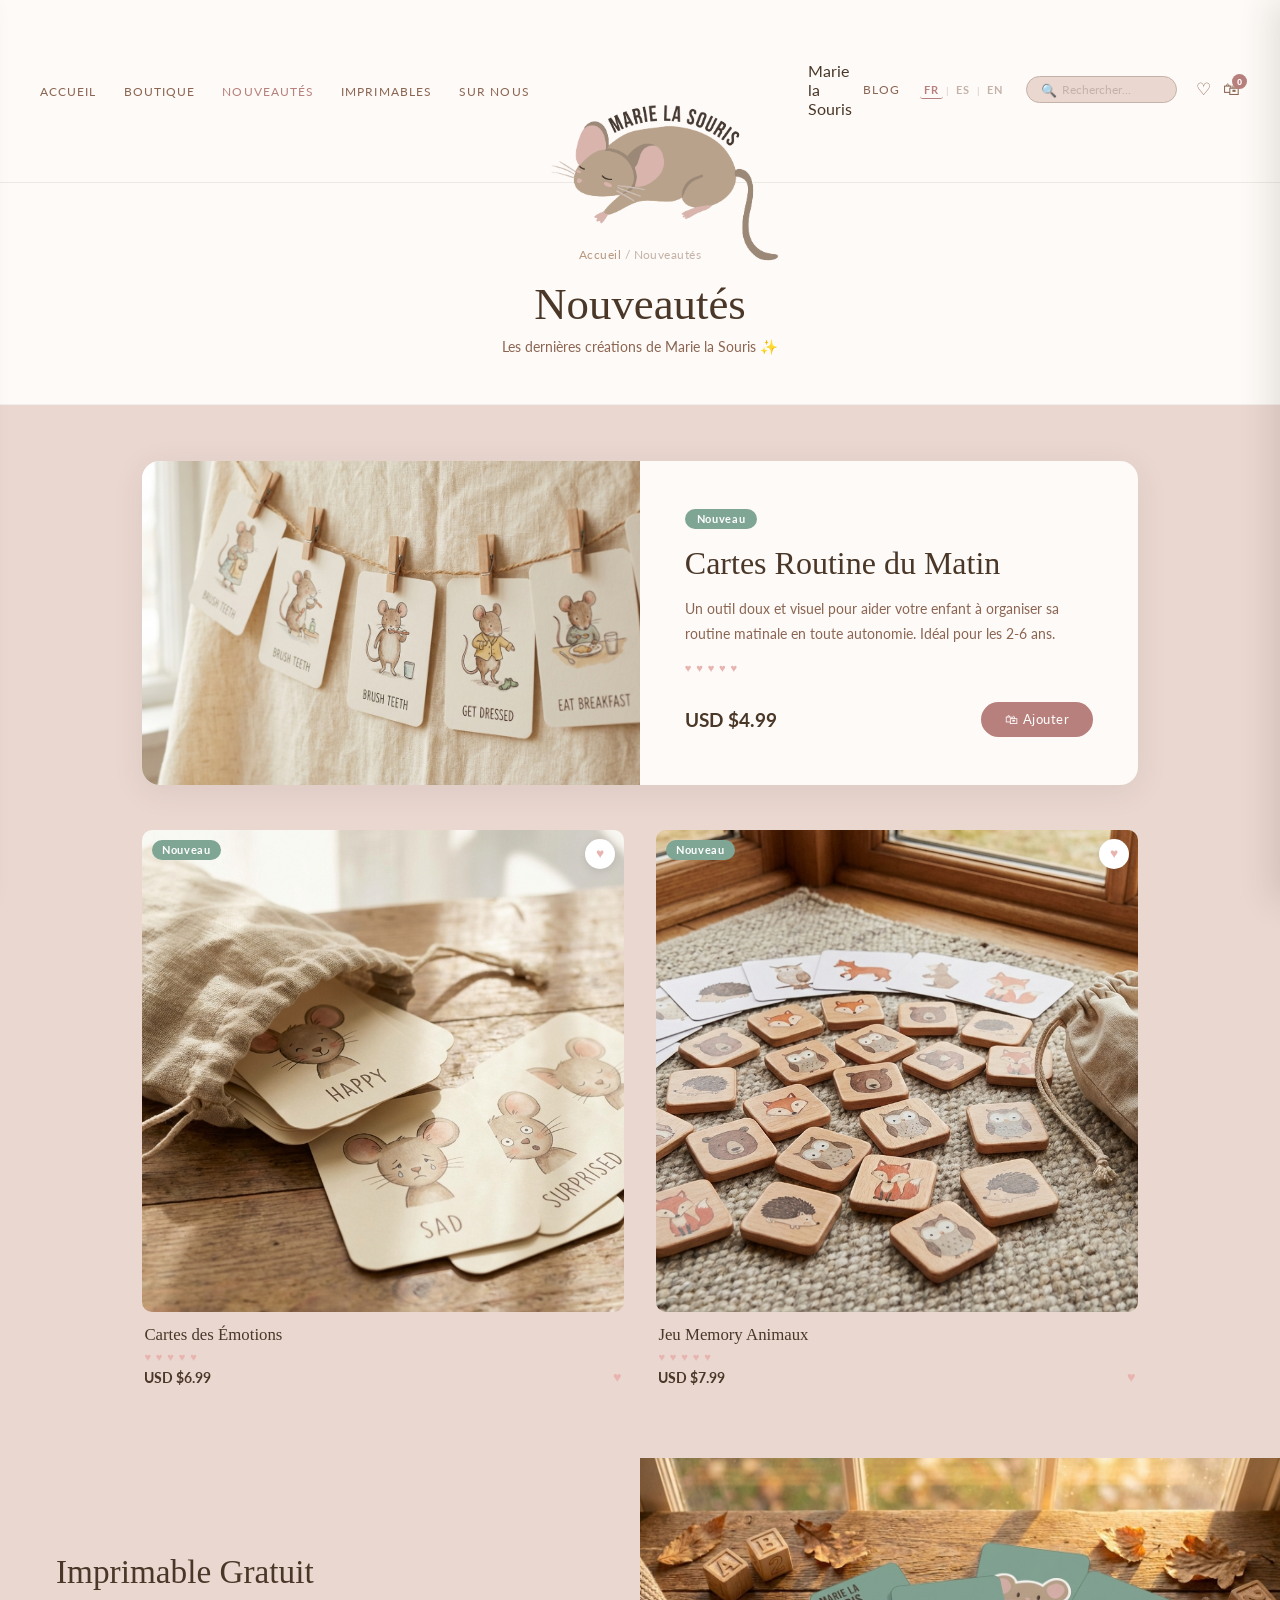
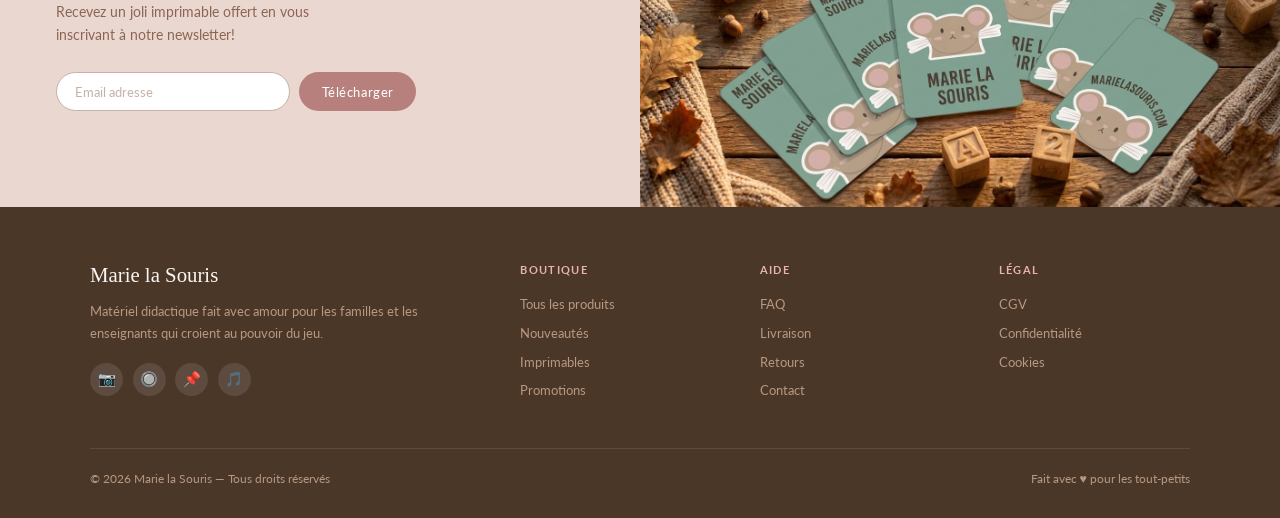
<file: novedades.html>
<!DOCTYPE html>
<html lang="fr">
<head>
  <meta charset="UTF-8" />
  <meta name="viewport" content="width=device-width, initial-scale=1.0" />
  <title>Nouveautés — Marie la Souris</title>
  <link rel="preconnect" href="https://fonts.googleapis.com" />
  <link rel="preconnect" href="https://fonts.gstatic.com" crossorigin />
  <link href="https://fonts.googleapis.com/css2?family=Cormorant+Garamond:ital,wght@0,300;0,400;0,600;1,300;1,400&family=Lato:wght@300;400;700&display=swap" rel="stylesheet" />
  <link rel="stylesheet" href="css/style.css" />
</head>
<body>

<nav>
  <div class="nav-inner">
    <ul class="nav-left">
      <li><a href="index.html" data-i18n="nav.home">Accueil</a></li>
      <li><a href="tienda.html" data-i18n="nav.shop">Boutique</a></li>
      <li><a href="novedades.html" data-i18n="nav.new" style="color:var(--rose)">Nouveautés</a></li>
      <li><a href="imprimables.html" data-i18n="nav.printables">Imprimables</a></li>
      <li><a href="educativo.html" data-i18n="nav.edu">Éducatif</a></li>
    </ul>
    <div class="nav-center">
      <img class="nav-mouse" src="img/mouse-logo-nobg.png" alt="Marie la Souris" />
      <a href="index.html" class="nav-brand">Marie la Souris</a>
    </div>
    <div class="nav-right">
      <a class="nav-blog" href="faq.html" data-i18n="nav.blog">Blog</a>
      <div class="lang-sw">
        <button class="lang-btn" data-lang="fr">FR</button>
        <span class="lang-sep">|</span>
        <button class="lang-btn" data-lang="es">ES</button>
        <span class="lang-sep">|</span>
        <button class="lang-btn" data-lang="en">EN</button>
      </div>
      <div class="nav-search">
        <span class="nav-search-icon">&#128269;</span>
        <input type="text" data-i18n-placeholder="nav.search" placeholder="Rechercher..." />
      </div>
      <div class="nav-icons">
        <button class="ni">&#9825;</button>
        <button class="ni">&#128717;<span class="cart-badge" id="cartBadge">0</span></button>
      </div>
    </div>
  </div>
</nav>

<div class="page-header">
  <p class="breadcrumb"><a href="index.html">Accueil</a> / <span data-i18n="nav.new">Nouveautés</span></p>
  <h1 data-i18n="prod.new.title">Nouveautés</h1>
  <p data-i18n="prod.new.sub">Les dernières créations de Marie la Souris ✨</p>
</div>

<!-- Featured product (big) -->
<section style="background:var(--cream);padding-top:3.5rem;">
  <div class="featured-wrap">

    <div class="featured-card reveal">
      <div class="featured-img">
        <img src="img/product-cartes.jpg" alt="Cartes Routine du Matin" loading="lazy"/>
      </div>
      <div class="featured-info">
        <span class="featured-tag" data-i18n="badge.new">Nouveau</span>
        <h2>Cartes Routine du Matin</h2>
        <p>Un outil doux et visuel pour aider votre enfant à organiser sa routine matinale en toute autonomie. Idéal pour les 2-6 ans.</p>
        <div class="prod-hearts">&#9829; &#9829; &#9829; &#9829; &#9829;</div>
        <div class="featured-bottom">
          <span class="featured-price">USD $4.99</span>
          <button class="btn-rose" onclick="addCart()" style="padding:.6rem 1.5rem;font-size:.82rem;">&#128717; Ajouter</button>
        </div>
      </div>
    </div>

    <!-- 2 smaller products -->
    <div class="new-grid-2">

      <div class="prod-card reveal">
        <div class="prod-img">
          <img src="img/product-emotions.jpg" alt="Cartes Émotions" loading="lazy"/>
          <span class="pbadge" data-i18n="badge.new">Nouveau</span>
          <button class="pwish">&#9829;</button>
        </div>
        <div class="prod-info">
          <div class="prod-name">Cartes des &Eacute;motions</div>
          <div class="prod-hearts">&#9829; &#9829; &#9829; &#9829; &#9829;</div>
          <div class="prod-bottom">
            <span class="prod-price">USD $6.99</span>
            <button class="prod-fav" onclick="addCart()">&#9829;</button>
          </div>
        </div>
      </div>

      <div class="prod-card reveal">
        <div class="prod-img">
          <img src="img/product-memory.jpg" alt="Jeu Memory" loading="lazy"/>
          <span class="pbadge" data-i18n="badge.new">Nouveau</span>
          <button class="pwish">&#9829;</button>
        </div>
        <div class="prod-info">
          <div class="prod-name">Jeu Memory Animaux</div>
          <div class="prod-hearts">&#9829; &#9829; &#9829; &#9829; &#9829;</div>
          <div class="prod-bottom">
            <span class="prod-price">USD $7.99</span>
            <button class="prod-fav" onclick="addCart()">&#9829;</button>
          </div>
        </div>
      </div>

    </div>
  </div>
</section>

<section class="newsletter" id="contacto">
  <div class="nl-left reveal">
    <h2 data-i18n="nl.title">Imprimable Gratuit</h2>
    <p data-i18n="nl.sub">Recevez un joli imprimable offert en vous inscrivant à notre newsletter!</p>
    <form class="nl-form" onsubmit="handleNL(event)">
      <input type="email" data-i18n-placeholder="nl.email" placeholder="Email adresse" required />
      <button type="submit" class="btn-rose" style="white-space:nowrap;padding:.65rem 1.4rem;font-size:.82rem;" data-i18n="nl.btn">T&eacute;l&eacute;charger</button>
    </form>
  </div>
  <div class="nl-right">
    <img src="img/newsletter-img.jpg" alt="Flashcards Marie la Souris" loading="lazy"/>
  </div>
</section>

<footer>
  <div class="ft-grid">
    <div class="ft-brand">
      <div class="ft-logo">Marie la Souris</div>
      <p data-i18n="ft.about">Matériel didactique fait avec amour pour les familles et les enseignants qui croient au pouvoir du jeu.</p>
      <div class="socials">
        <button class="sb">&#128247;</button><button class="sb">&#128280;</button>
        <button class="sb">&#128204;</button><button class="sb">&#127925;</button>
      </div>
    </div>
    <div class="ft-col">
      <h5 data-i18n="ft.shop">Boutique</h5>
      <ul>
        <li><a href="tienda.html" data-i18n="ft.all">Tous les produits</a></li>
        <li><a href="novedades.html" data-i18n="ft.new">Nouveautés</a></li>
        <li><a href="imprimables.html" data-i18n="ft.printables">Imprimables</a></li>
        <li><a href="#contacto" data-i18n="ft.promo">Promotions</a></li>
      </ul>
    </div>
    <div class="ft-col">
      <h5 data-i18n="ft.help">Aide</h5>
      <ul>
        <li><a href="faq.html" data-i18n="ft.faq">FAQ</a></li>
        <li><a href="faq.html" data-i18n="ft.delivery">Livraison</a></li>
        <li><a href="faq.html" data-i18n="ft.returns">Retours</a></li>
        <li><a href="#contacto" data-i18n="ft.contact">Contact</a></li>
      </ul>
    </div>
    <div class="ft-col">
      <h5 data-i18n="ft.legal">Légal</h5>
      <ul>
        <li><a href="#" data-i18n="ft.terms">CGV</a></li>
        <li><a href="#" data-i18n="ft.privacy">Confidentialité</a></li>
        <li><a href="#" data-i18n="ft.cookies">Cookies</a></li>
      </ul>
    </div>
  </div>
  <div class="ft-bottom">
    <span data-i18n="ft.copy">&copy; 2026 Marie la Souris &mdash; Tous droits r&eacute;serv&eacute;s</span>
    <span data-i18n="ft.made">Fait avec &#9829; pour les tout-petits</span>
  </div>
</footer>

<div class="peek" id="pL"></div>
<div class="peek" id="pR"></div>
<div class="peek" id="pBL"></div>
<div class="peek" id="pBR"></div>

<script src="js/main.js"></script>
</body>
</html>
</file>
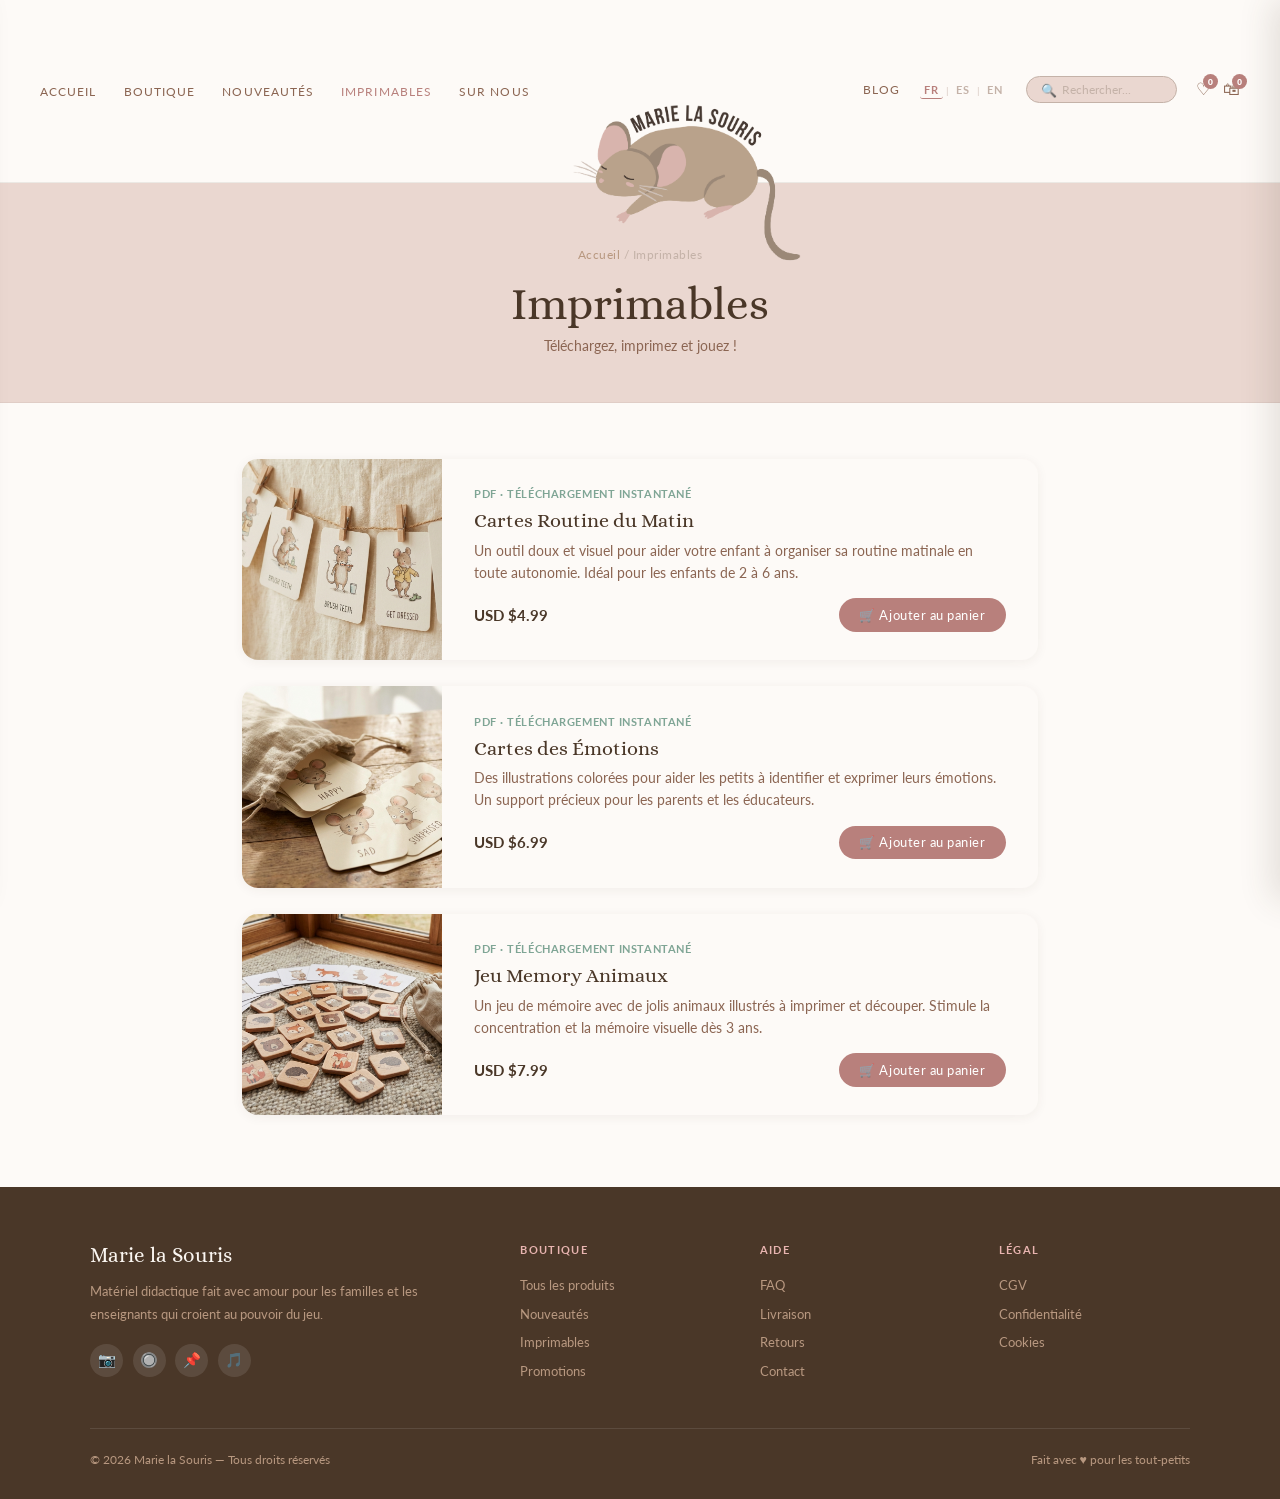
<file: printables.html>
<!DOCTYPE html>
<html lang="fr">
<head>
  <meta charset="UTF-8" />
  <meta name="viewport" content="width=device-width, initial-scale=1.0" />
  <title>Imprimables — Marie la Souris</title>
  <link rel="icon" type="image/png" href="/favicon.png"/>
  <link rel="preconnect" href="https://fonts.googleapis.com" />
  <link rel="preconnect" href="https://fonts.gstatic.com" crossorigin />
  <link href="https://fonts.googleapis.com/css2?family=Alice&family=Lato:wght@300;400;700&display=swap" rel="stylesheet" />
  <link rel="stylesheet" href="css/style.css" />
</head>
<body>

<nav>
  <div class="nav-inner">
    <ul class="nav-left">
      <li><a href="/" data-i18n="nav.home">Accueil</a></li>
      <li><a href="/shop" data-i18n="nav.shop">Boutique</a></li>
      <li><a href="/new" data-i18n="nav.new">Nouveautés</a></li>
      <li><a href="/printables" data-i18n="nav.printables" style="color:var(--rose)">Imprimables</a></li>
      <li><a href="/about" data-i18n="nav.edu">Sur nous</a></li>
    </ul>
    <div class="nav-center">
      <a href="/" aria-label="Marie la Souris">
        <img class="nav-mouse" src="img/mouse-logo-nobg.png" alt="Marie la Souris" />
      </a>
    </div>
    <div class="nav-right">
      <a class="nav-blog" href="/faq" data-i18n="nav.blog">Blog</a>
      <div class="lang-sw">
        <button class="lang-btn" data-lang="fr">FR</button>
        <span class="lang-sep">|</span>
        <button class="lang-btn" data-lang="es">ES</button>
        <span class="lang-sep">|</span>
        <button class="lang-btn" data-lang="en">EN</button>
      </div>
      <div class="nav-search">
        <span class="nav-search-icon">&#128269;</span>
        <input type="text" data-i18n-placeholder="nav.search" placeholder="Rechercher..." />
      </div>
      <div class="nav-icons">
        <button class="ni" onclick="openWishlist()" style="position:relative">&#9825;<span class="wish-badge" id="wishBadge">0</span></button>
        <button class="ni" onclick="openCart()">&#128717;<span class="cart-badge" id="cartBadge">0</span></button>
      </div>
    </div>
  </div>
</nav>

<div class="page-header" style="background:var(--pink-bg)">
  <p class="breadcrumb"><a href="/">Accueil</a> / <span data-i18n="nav.printables">Imprimables</span></p>
  <h1 data-i18n="prod.print.title">Imprimables</h1>
  <p data-i18n="prod.print.sub">Téléchargez, imprimez et jouez !</p>
</div>

<section style="background:var(--cream-white);padding-top:3.5rem;">
  <div class="prod-list">

    <div class="pli reveal">
      <div class="pli-img">
        <img src="img/product-cartes.jpg" alt="Cartes Routine du Matin" loading="lazy"/>
      </div>
      <div class="pli-info">
        <span class="pli-tag" data-i18n="pli.tag">PDF · Téléchargement instantané</span>
        <h3>Cartes Routine du Matin</h3>
        <p data-i18n="pli.desc1">Un outil doux et visuel pour aider votre enfant à organiser sa routine matinale en toute autonomie. Idéal pour les enfants de 2 à 6 ans.</p>
        <div class="pli-bottom">
          <span class="pli-price">USD $4.99</span>
          <button class="btn-rose" onclick="addCart('Cartes Routine du Matin',4.99,'img/product-cartes.jpg')" style="padding:.55rem 1.3rem;font-size:.8rem;" data-i18n="btn.cart">&#128717; Ajouter au panier</button>
        </div>
      </div>
    </div>

    <div class="pli reveal">
      <div class="pli-img">
        <img src="img/product-emotions.jpg" alt="Cartes des Émotions" loading="lazy"/>
      </div>
      <div class="pli-info">
        <span class="pli-tag" data-i18n="pli.tag">PDF · Téléchargement instantané</span>
        <h3>Cartes des &Eacute;motions</h3>
        <p data-i18n="pli.desc2">Des illustrations colorées pour aider les petits à identifier et exprimer leurs émotions. Un support précieux pour les parents et les éducateurs.</p>
        <div class="pli-bottom">
          <span class="pli-price">USD $6.99</span>
          <button class="btn-rose" onclick="addCart('Cartes des Émotions',6.99,'img/product-emotions.jpg')" style="padding:.55rem 1.3rem;font-size:.8rem;" data-i18n="btn.cart">&#128717; Ajouter au panier</button>
        </div>
      </div>
    </div>

    <div class="pli reveal">
      <div class="pli-img">
        <img src="img/product-memory.jpg" alt="Jeu Memory Animaux" loading="lazy"/>
      </div>
      <div class="pli-info">
        <span class="pli-tag" data-i18n="pli.tag">PDF · Téléchargement instantané</span>
        <h3>Jeu Memory Animaux</h3>
        <p data-i18n="pli.desc3">Un jeu de mémoire avec de jolis animaux illustrés à imprimer et découper. Stimule la concentration et la mémoire visuelle dès 3 ans.</p>
        <div class="pli-bottom">
          <span class="pli-price">USD $7.99</span>
          <button class="btn-rose" onclick="addCart('Jeu Memory Animaux',7.99,'img/product-memory.jpg')" style="padding:.55rem 1.3rem;font-size:.8rem;" data-i18n="btn.cart">&#128717; Ajouter au panier</button>
        </div>
      </div>
    </div>

  </div>
</section>


<footer>
  <div class="ft-grid">
    <div class="ft-brand">
      <div class="ft-logo">Marie la Souris</div>
      <p data-i18n="ft.about">Matériel didactique fait avec amour pour les familles et les enseignants qui croient au pouvoir du jeu.</p>
      <div class="socials">
        <button class="sb">&#128247;</button><button class="sb">&#128280;</button>
        <button class="sb">&#128204;</button><button class="sb">&#127925;</button>
      </div>
    </div>
    <div class="ft-col">
      <h5 data-i18n="ft.shop">Boutique</h5>
      <ul>
        <li><a href="/shop" data-i18n="ft.all">Tous les produits</a></li>
        <li><a href="/new" data-i18n="ft.new">Nouveautés</a></li>
        <li><a href="/printables" data-i18n="ft.printables">Imprimables</a></li>
        <li><a href="#contacto" data-i18n="ft.promo">Promotions</a></li>
      </ul>
    </div>
    <div class="ft-col">
      <h5 data-i18n="ft.help">Aide</h5>
      <ul>
        <li><a href="/faq" data-i18n="ft.faq">FAQ</a></li>
        <li><a href="/faq" data-i18n="ft.delivery">Livraison</a></li>
        <li><a href="/faq" data-i18n="ft.returns">Retours</a></li>
        <li><a href="#contacto" data-i18n="ft.contact">Contact</a></li>
      </ul>
    </div>
    <div class="ft-col">
      <h5 data-i18n="ft.legal">Légal</h5>
      <ul>
        <li><a href="#" data-i18n="ft.terms">CGV</a></li>
        <li><a href="#" data-i18n="ft.privacy">Confidentialité</a></li>
        <li><a href="#" data-i18n="ft.cookies">Cookies</a></li>
      </ul>
    </div>
  </div>
  <div class="ft-bottom">
    <span data-i18n="ft.copy">&copy; 2026 Marie la Souris &mdash; Tous droits r&eacute;serv&eacute;s</span>
    <span data-i18n="ft.made">Fait avec &#9829; pour les tout-petits</span>
  </div>
</footer>

<div class="peek" id="pL"></div>
<div class="peek" id="pR"></div>
<div class="peek" id="pBL"></div>
<div class="peek" id="pBR"></div>

<script src="js/main.js"></script>
</body>
</html>
</file>
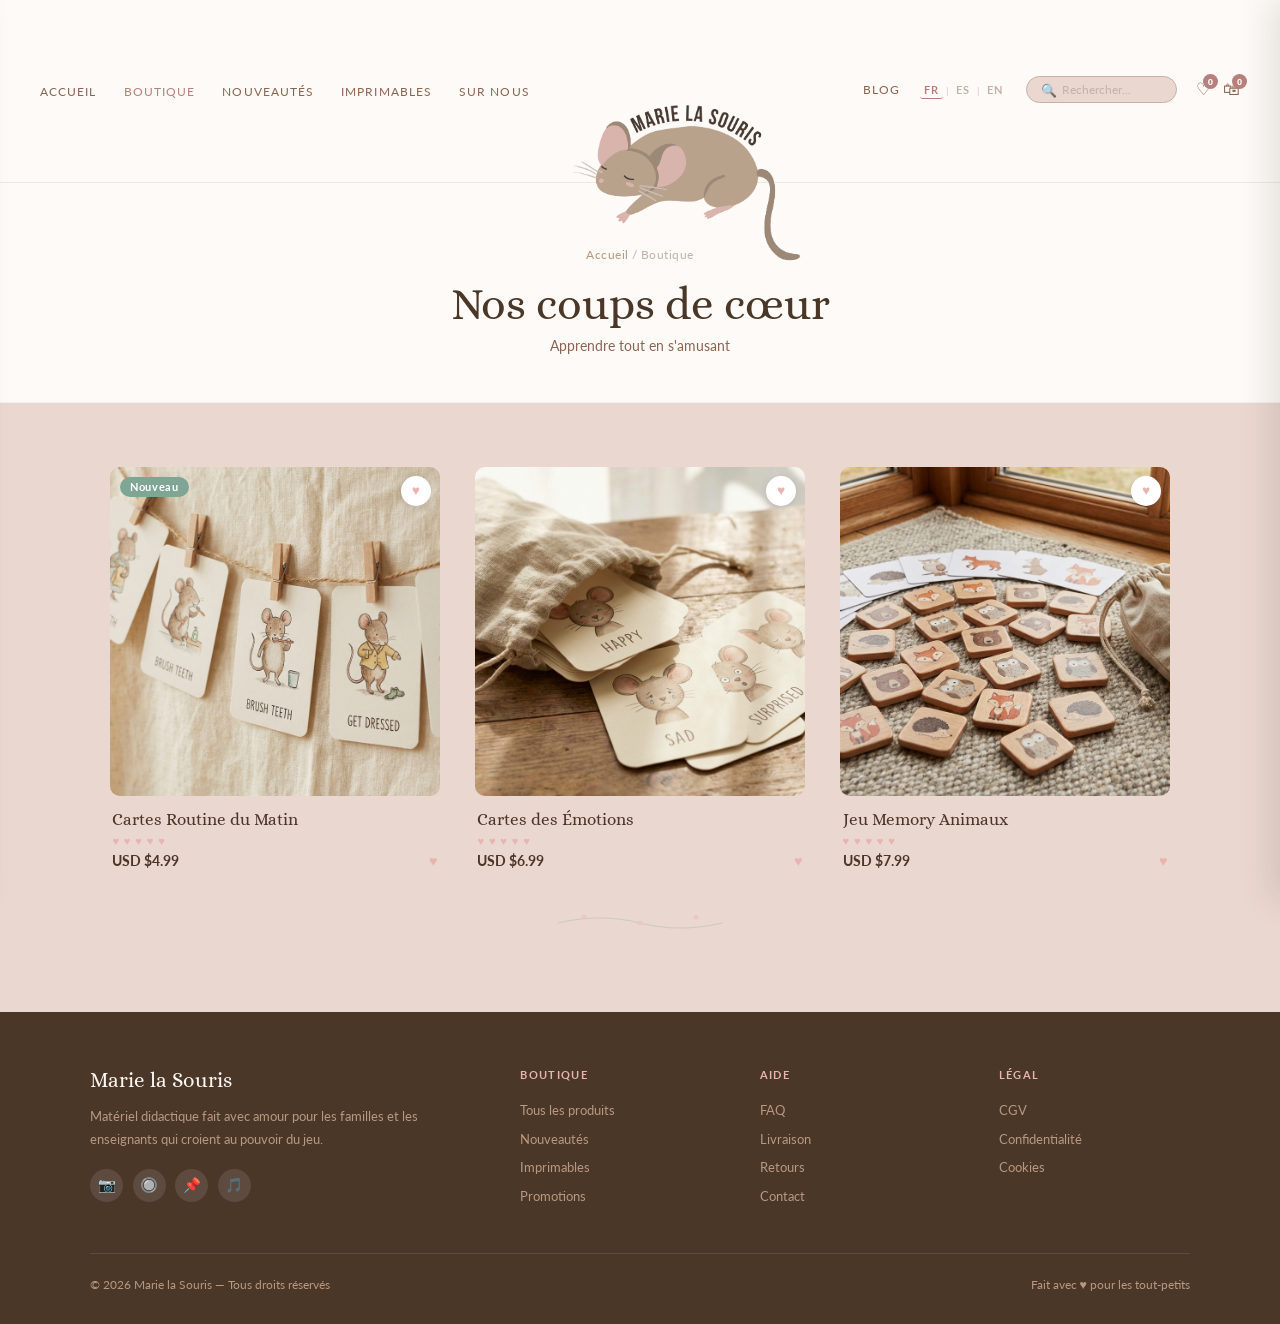
<file: shop.html>
<!DOCTYPE html>
<html lang="fr">
<head>
  <meta charset="UTF-8" />
  <meta name="viewport" content="width=device-width, initial-scale=1.0" />
  <title>Boutique — Marie la Souris</title>
  <link rel="icon" type="image/png" href="/favicon.png"/>
  <link rel="preconnect" href="https://fonts.googleapis.com" />
  <link rel="preconnect" href="https://fonts.gstatic.com" crossorigin />
  <link href="https://fonts.googleapis.com/css2?family=Alice&family=Lato:wght@300;400;700&display=swap" rel="stylesheet" />
  <link rel="stylesheet" href="css/style.css" />
</head>
<body>

<nav>
  <div class="nav-inner">
    <ul class="nav-left">
      <li><a href="/" data-i18n="nav.home">Accueil</a></li>
      <li><a href="/shop" data-i18n="nav.shop" style="color:var(--rose)">Boutique</a></li>
      <li><a href="/new" data-i18n="nav.new">Nouveautés</a></li>
      <li><a href="/printables" data-i18n="nav.printables">Imprimables</a></li>
      <li><a href="/about" data-i18n="nav.edu">Sur nous</a></li>
    </ul>
    <div class="nav-center">
      <a href="/" aria-label="Marie la Souris">
        <img class="nav-mouse" src="img/mouse-logo-nobg.png" alt="Marie la Souris" />
      </a>
    </div>
    <div class="nav-right">
      <a class="nav-blog" href="/faq" data-i18n="nav.blog">Blog</a>
      <div class="lang-sw">
        <button class="lang-btn" data-lang="fr">FR</button>
        <span class="lang-sep">|</span>
        <button class="lang-btn" data-lang="es">ES</button>
        <span class="lang-sep">|</span>
        <button class="lang-btn" data-lang="en">EN</button>
      </div>
      <div class="nav-search">
        <span class="nav-search-icon">&#128269;</span>
        <input type="text" data-i18n-placeholder="nav.search" placeholder="Rechercher..." />
      </div>
      <div class="nav-icons">
        <button class="ni" title="Favoris" onclick="openWishlist()" style="position:relative">&#9825;<span class="wish-badge" id="wishBadge">0</span></button>
        <button class="ni" title="Panier" onclick="openCart()">
          &#128717;
          <span class="cart-badge" id="cartBadge">0</span>
        </button>
      </div>
    </div>
  </div>
</nav>

<div class="page-header">
  <p class="breadcrumb"><a href="/">Accueil</a> / <span data-i18n="nav.shop">Boutique</span></p>
  <h1 data-i18n="prod.title">Nos coups de c&#339;ur</h1>
  <p data-i18n="prod.sub">Apprendre tout en s'amusant</p>
</div>

<section class="products">
  <div class="prod-grid">

    <div class="prod-card reveal">
      <div class="prod-img">
        <img src="img/product-cartes.jpg" alt="Cartes Routine" loading="lazy"/>
        <span class="pbadge" data-i18n="badge.new">Nouveau</span>
        <button class="pwish" data-name="Cartes Routine du Matin" onclick="addWishlist('Cartes Routine du Matin',4.99,'img/product-cartes.jpg')">&#9829;</button>
      </div>
      <div class="prod-info">
        <div class="prod-name">Cartes Routine du Matin</div>
        <div class="prod-hearts">&#9829; &#9829; &#9829; &#9829; &#9829;</div>
        <div class="prod-bottom">
          <span class="prod-price">USD $4.99</span>
          <button class="prod-fav" onclick="addCart('Cartes Routine du Matin',4.99,'img/product-cartes.jpg')">&#9829;</button>
        </div>
      </div>
    </div>

    <div class="prod-card reveal">
      <div class="prod-img">
        <img src="img/product-emotions.jpg" alt="Cartes Émotions" loading="lazy"/>
        <button class="pwish" data-name="Cartes des Émotions" onclick="addWishlist('Cartes des Émotions',6.99,'img/product-emotions.jpg')">&#9829;</button>
      </div>
      <div class="prod-info">
        <div class="prod-name">Cartes des &Eacute;motions</div>
        <div class="prod-hearts">&#9829; &#9829; &#9829; &#9829; &#9829;</div>
        <div class="prod-bottom">
          <span class="prod-price">USD $6.99</span>
          <button class="prod-fav" onclick="addCart('Cartes des Émotions',6.99,'img/product-emotions.jpg')">&#9829;</button>
        </div>
      </div>
    </div>

    <div class="prod-card reveal">
      <div class="prod-img">
        <img src="img/product-memory.jpg" alt="Jeu Memory" loading="lazy"/>
        <button class="pwish" data-name="Jeu Memory Animaux" onclick="addWishlist('Jeu Memory Animaux',7.99,'img/product-memory.jpg')">&#9829;</button>
      </div>
      <div class="prod-info">
        <div class="prod-name">Jeu Memory Animaux</div>
        <div class="prod-hearts">&#9829; &#9829; &#9829; &#9829; &#9829;</div>
        <div class="prod-bottom">
          <span class="prod-price">USD $7.99</span>
          <button class="prod-fav" onclick="addCart('Jeu Memory Animaux',7.99,'img/product-memory.jpg')">&#9829;</button>
        </div>
      </div>
    </div>

  </div>
  <div class="prod-floral">
    <svg width="200" height="28" viewBox="0 0 200 28" xmlns="http://www.w3.org/2000/svg">
      <path d="M18,14 Q60,4 100,14 Q140,24 182,14" stroke="#9DB8A8" stroke-width="1.2" fill="none" stroke-linecap="round"/>
      <circle cx="44" cy="8" r="2.5" fill="#E8B4B0"/>
      <circle cx="100" cy="14" r="2.5" fill="#E8B4B0"/>
      <circle cx="156" cy="8" r="2.5" fill="#E8B4B0"/>
    </svg>
  </div>
</section>


<footer>
  <div class="ft-grid">
    <div class="ft-brand">
      <div class="ft-logo">Marie la Souris</div>
      <p data-i18n="ft.about">Matériel didactique fait avec amour pour les familles et les enseignants qui croient au pouvoir du jeu.</p>
      <div class="socials">
        <button class="sb">&#128247;</button>
        <button class="sb">&#128280;</button>
        <button class="sb">&#128204;</button>
        <button class="sb">&#127925;</button>
      </div>
    </div>
    <div class="ft-col">
      <h5 data-i18n="ft.shop">Boutique</h5>
      <ul>
        <li><a href="/shop" data-i18n="ft.all">Tous les produits</a></li>
        <li><a href="/new" data-i18n="ft.new">Nouveautés</a></li>
        <li><a href="/printables" data-i18n="ft.printables">Imprimables</a></li>
        <li><a href="#contacto" data-i18n="ft.promo">Promotions</a></li>
      </ul>
    </div>
    <div class="ft-col">
      <h5 data-i18n="ft.help">Aide</h5>
      <ul>
        <li><a href="/faq" data-i18n="ft.faq">FAQ</a></li>
        <li><a href="/faq" data-i18n="ft.delivery">Livraison</a></li>
        <li><a href="/faq" data-i18n="ft.returns">Retours</a></li>
        <li><a href="#contacto" data-i18n="ft.contact">Contact</a></li>
      </ul>
    </div>
    <div class="ft-col">
      <h5 data-i18n="ft.legal">Légal</h5>
      <ul>
        <li><a href="#" data-i18n="ft.terms">CGV</a></li>
        <li><a href="#" data-i18n="ft.privacy">Confidentialité</a></li>
        <li><a href="#" data-i18n="ft.cookies">Cookies</a></li>
      </ul>
    </div>
  </div>
  <div class="ft-bottom">
    <span data-i18n="ft.copy">&copy; 2026 Marie la Souris &mdash; Tous droits r&eacute;serv&eacute;s</span>
    <span data-i18n="ft.made">Fait avec &#9829; pour les tout-petits</span>
  </div>
</footer>

<div class="peek" id="pL"></div>
<div class="peek" id="pR"></div>
<div class="peek" id="pBL"></div>
<div class="peek" id="pBR"></div>

<script src="js/main.js"></script>
</body>
</html>
</file>
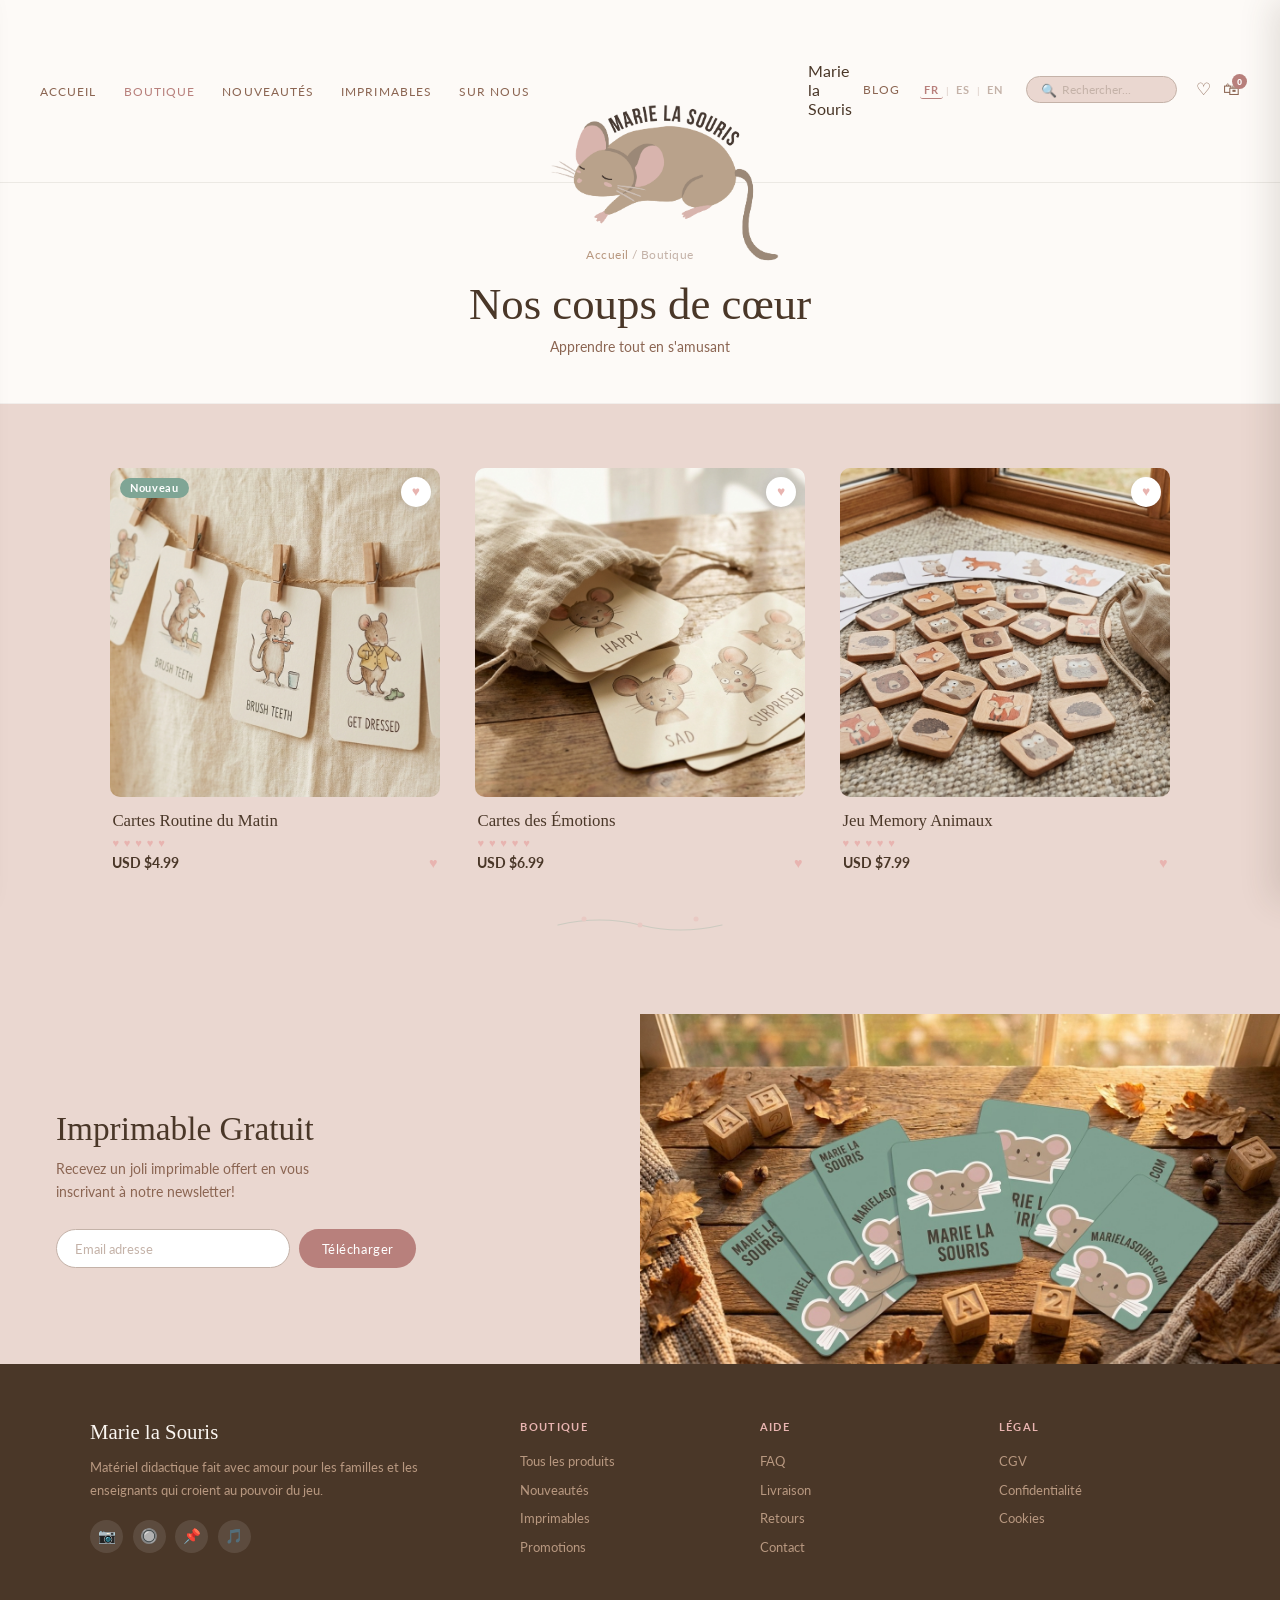
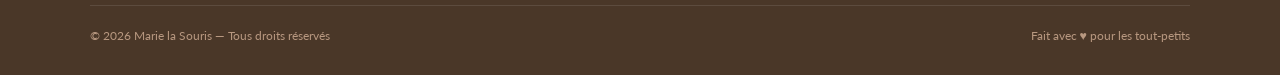
<file: tienda.html>
<!DOCTYPE html>
<html lang="fr">
<head>
  <meta charset="UTF-8" />
  <meta name="viewport" content="width=device-width, initial-scale=1.0" />
  <title>Boutique — Marie la Souris</title>
  <link rel="preconnect" href="https://fonts.googleapis.com" />
  <link rel="preconnect" href="https://fonts.gstatic.com" crossorigin />
  <link href="https://fonts.googleapis.com/css2?family=Cormorant+Garamond:ital,wght@0,300;0,400;0,600;1,300;1,400&family=Lato:wght@300;400;700&display=swap" rel="stylesheet" />
  <link rel="stylesheet" href="css/style.css" />
</head>
<body>

<nav>
  <div class="nav-inner">
    <ul class="nav-left">
      <li><a href="index.html" data-i18n="nav.home">Accueil</a></li>
      <li><a href="tienda.html" data-i18n="nav.shop" style="color:var(--rose)">Boutique</a></li>
      <li><a href="novedades.html" data-i18n="nav.new">Nouveautés</a></li>
      <li><a href="imprimables.html" data-i18n="nav.printables">Imprimables</a></li>
      <li><a href="educativo.html" data-i18n="nav.edu">Éducatif</a></li>
    </ul>
    <div class="nav-center">
      <img class="nav-mouse" src="img/mouse-logo-nobg.png" alt="Marie la Souris" />
      <a href="index.html" class="nav-brand">Marie la Souris</a>
    </div>
    <div class="nav-right">
      <a class="nav-blog" href="faq.html" data-i18n="nav.blog">Blog</a>
      <div class="lang-sw">
        <button class="lang-btn" data-lang="fr">FR</button>
        <span class="lang-sep">|</span>
        <button class="lang-btn" data-lang="es">ES</button>
        <span class="lang-sep">|</span>
        <button class="lang-btn" data-lang="en">EN</button>
      </div>
      <div class="nav-search">
        <span class="nav-search-icon">&#128269;</span>
        <input type="text" data-i18n-placeholder="nav.search" placeholder="Rechercher..." />
      </div>
      <div class="nav-icons">
        <button class="ni" title="Favoris">&#9825;</button>
        <button class="ni" title="Panier">
          &#128717;
          <span class="cart-badge" id="cartBadge">0</span>
        </button>
      </div>
    </div>
  </div>
</nav>

<div class="page-header">
  <p class="breadcrumb"><a href="index.html">Accueil</a> / <span data-i18n="nav.shop">Boutique</span></p>
  <h1 data-i18n="prod.title">Nos coups de c&#339;ur</h1>
  <p data-i18n="prod.sub">Apprendre tout en s'amusant &#129293;</p>
</div>

<section class="products">
  <div class="prod-grid">

    <div class="prod-card reveal">
      <div class="prod-img">
        <img src="img/product-cartes.jpg" alt="Cartes Routine" loading="lazy"/>
        <span class="pbadge" data-i18n="badge.new">Nouveau</span>
        <button class="pwish">&#9829;</button>
      </div>
      <div class="prod-info">
        <div class="prod-name">Cartes Routine du Matin</div>
        <div class="prod-hearts">&#9829; &#9829; &#9829; &#9829; &#9829;</div>
        <div class="prod-bottom">
          <span class="prod-price">USD $4.99</span>
          <button class="prod-fav" onclick="addCart()">&#9829;</button>
        </div>
      </div>
    </div>

    <div class="prod-card reveal">
      <div class="prod-img">
        <img src="img/product-emotions.jpg" alt="Cartes Émotions" loading="lazy"/>
        <button class="pwish">&#9829;</button>
      </div>
      <div class="prod-info">
        <div class="prod-name">Cartes des &Eacute;motions</div>
        <div class="prod-hearts">&#9829; &#9829; &#9829; &#9829; &#9829;</div>
        <div class="prod-bottom">
          <span class="prod-price">USD $6.99</span>
          <button class="prod-fav" onclick="addCart()">&#9829;</button>
        </div>
      </div>
    </div>

    <div class="prod-card reveal">
      <div class="prod-img">
        <img src="img/product-memory.jpg" alt="Jeu Memory" loading="lazy"/>
        <button class="pwish">&#9829;</button>
      </div>
      <div class="prod-info">
        <div class="prod-name">Jeu Memory Animaux</div>
        <div class="prod-hearts">&#9829; &#9829; &#9829; &#9829; &#9829;</div>
        <div class="prod-bottom">
          <span class="prod-price">USD $7.99</span>
          <button class="prod-fav" onclick="addCart()">&#9829;</button>
        </div>
      </div>
    </div>

  </div>
  <div class="prod-floral">
    <svg width="200" height="28" viewBox="0 0 200 28" xmlns="http://www.w3.org/2000/svg">
      <path d="M18,14 Q60,4 100,14 Q140,24 182,14" stroke="#9DB8A8" stroke-width="1.2" fill="none" stroke-linecap="round"/>
      <circle cx="44" cy="8" r="2.5" fill="#E8B4B0"/>
      <circle cx="100" cy="14" r="2.5" fill="#E8B4B0"/>
      <circle cx="156" cy="8" r="2.5" fill="#E8B4B0"/>
    </svg>
  </div>
</section>

<section class="newsletter" id="contacto">
  <div class="nl-left reveal">
    <h2 data-i18n="nl.title">Imprimable Gratuit</h2>
    <p data-i18n="nl.sub">Recevez un joli imprimable offert en vous inscrivant à notre newsletter!</p>
    <form class="nl-form" onsubmit="handleNL(event)">
      <input type="email" data-i18n-placeholder="nl.email" placeholder="Email adresse" required />
      <button type="submit" class="btn-rose" style="white-space:nowrap;padding:.65rem 1.4rem;font-size:.82rem;" data-i18n="nl.btn">T&eacute;l&eacute;charger</button>
    </form>
  </div>
  <div class="nl-right">
    <img src="img/newsletter-img.jpg" alt="Flashcards Marie la Souris" loading="lazy"/>
  </div>
</section>

<footer>
  <div class="ft-grid">
    <div class="ft-brand">
      <div class="ft-logo">Marie la Souris</div>
      <p data-i18n="ft.about">Matériel didactique fait avec amour pour les familles et les enseignants qui croient au pouvoir du jeu.</p>
      <div class="socials">
        <button class="sb">&#128247;</button>
        <button class="sb">&#128280;</button>
        <button class="sb">&#128204;</button>
        <button class="sb">&#127925;</button>
      </div>
    </div>
    <div class="ft-col">
      <h5 data-i18n="ft.shop">Boutique</h5>
      <ul>
        <li><a href="tienda.html" data-i18n="ft.all">Tous les produits</a></li>
        <li><a href="novedades.html" data-i18n="ft.new">Nouveautés</a></li>
        <li><a href="imprimables.html" data-i18n="ft.printables">Imprimables</a></li>
        <li><a href="#contacto" data-i18n="ft.promo">Promotions</a></li>
      </ul>
    </div>
    <div class="ft-col">
      <h5 data-i18n="ft.help">Aide</h5>
      <ul>
        <li><a href="faq.html" data-i18n="ft.faq">FAQ</a></li>
        <li><a href="faq.html" data-i18n="ft.delivery">Livraison</a></li>
        <li><a href="faq.html" data-i18n="ft.returns">Retours</a></li>
        <li><a href="#contacto" data-i18n="ft.contact">Contact</a></li>
      </ul>
    </div>
    <div class="ft-col">
      <h5 data-i18n="ft.legal">Légal</h5>
      <ul>
        <li><a href="#" data-i18n="ft.terms">CGV</a></li>
        <li><a href="#" data-i18n="ft.privacy">Confidentialité</a></li>
        <li><a href="#" data-i18n="ft.cookies">Cookies</a></li>
      </ul>
    </div>
  </div>
  <div class="ft-bottom">
    <span data-i18n="ft.copy">&copy; 2026 Marie la Souris &mdash; Tous droits r&eacute;serv&eacute;s</span>
    <span data-i18n="ft.made">Fait avec &#9829; pour les tout-petits</span>
  </div>
</footer>

<div class="peek" id="pL"></div>
<div class="peek" id="pR"></div>
<div class="peek" id="pBL"></div>
<div class="peek" id="pBR"></div>

<script src="js/main.js"></script>
</body>
</html>
</file>
<file: css/style.css>
/* ── DESIGN TOKENS ──────────────────────────── */
:root {
  --cream:        #EAD7D0;
  --cream-light:  #FBF6F1;
  --cream-white:  #FDFAF7;
  --pink:         #E8B4B0;
  --pink-light:   #F2D8D5;
  --pink-bg:      #EAD7D0;
  --rose:         #B8807C;
  --rose-hover:   #A06E6A;
  --sage:         #9DB8A8;
  --sage-badge:   #7FA595;
  --taupe:        #C4B2A8;
  --brown:        #4A3728;
  --brown-mid:    #8B6552;
  --brown-fade:   #B89880;
}

/* ── RESET ───────────────────────────────────── */
*, *::before, *::after { margin: 0; padding: 0; box-sizing: border-box; }
html { scroll-behavior: smooth; }
body {
  font-family: 'Lato', sans-serif;
  background: var(--cream);
  color: var(--brown);
  overflow-x: hidden;
}
a { text-decoration: none; color: inherit; }
img { max-width: 100%; display: block; }
ul  { list-style: none; }

/* ── NAVIGATION ──────────────────────────────── */
nav {
  position: sticky;
  top: 0;
  z-index: 900;
  background: var(--cream-white);
  border-bottom: 1px solid rgba(74,55,40,.09);
}
.nav-inner {
  max-width: 1280px;
  margin: 0 auto;
  display: grid;
  grid-template-columns: 1fr auto 1fr;
  align-items: center;
  padding: .35rem 2.5rem .5rem;
}
.nav-left { display: flex; gap: 1.7rem; }
.nav-left a {
  font-size: .74rem;
  letter-spacing: .09em;
  text-transform: uppercase;
  color: var(--brown-mid);
  white-space: nowrap;
  transition: color .2s;
}
.nav-left a:hover { color: var(--brown); }
.nav-center { display: flex; align-items: center; justify-content: center; height: 168px; padding: 0 2rem; }
.nav-center a { display: flex; align-items: center; justify-content: center; height: 100%; }
.nav-mouse { width: 345px; height: 345px; object-fit: contain; transform: translateY(132px); transition: width .3s ease, height .3s ease, transform .3s ease; }
.nav-right { display: flex; align-items: center; justify-content: flex-end; gap: 1.2rem; }
.nav-blog {
  font-size: .74rem;
  letter-spacing: .09em;
  text-transform: uppercase;
  color: var(--brown-mid);
  transition: color .2s;
}
.nav-blog:hover { color: var(--brown); }
.lang-sw { display: flex; align-items: center; gap: .2rem; }
.lang-btn {
  background: none;
  border: none;
  cursor: pointer;
  font-family: 'Lato', sans-serif;
  font-size: .7rem;
  font-weight: 700;
  letter-spacing: .08em;
  color: var(--taupe);
  padding: .15rem .25rem;
  transition: color .2s;
  border-radius: 3px;
}
.lang-btn:hover { color: var(--brown); }
.lang-btn.active { color: var(--rose); border-bottom: 1.5px solid var(--rose); }
.lang-sep { color: var(--taupe); font-size: .65rem; opacity: .7; }
.nav-search {
  display: flex;
  align-items: center;
  gap: .35rem;
  background: var(--cream);
  border: 1px solid var(--taupe);
  border-radius: 999px;
  padding: .3rem .85rem;
}
.nav-search input {
  border: none;
  background: transparent;
  font-family: 'Lato', sans-serif;
  font-size: .78rem;
  color: var(--brown);
  width: 100px;
  outline: none;
}
.nav-search input::placeholder { color: var(--taupe); }
.nav-search-icon { color: var(--brown-fade); font-size: .8rem; }
.nav-icons { display: flex; gap: .75rem; }
.ni {
  background: none;
  border: none;
  cursor: pointer;
  font-size: 1.05rem;
  color: var(--brown-mid);
  position: relative;
  padding: 0;
  transition: color .2s;
}
.ni:hover { color: var(--brown); }
.cart-badge {
  position: absolute;
  top: -5px; right: -7px;
  width: 15px; height: 15px;
  border-radius: 50%;
  background: var(--rose);
  color: #fff;
  font-size: .58rem;
  font-weight: 700;
  display: flex;
  align-items: center;
  justify-content: center;
  transition: transform .25s;
}

/* ── PAGE HEADER (sub-pages) ─────────────────── */
.page-header {
  background: var(--cream-white);
  padding: 4rem 2rem 3rem;
  text-align: center;
  border-bottom: 1px solid rgba(74,55,40,.06);
}
.page-header h1 {
  font-family: 'Alice', serif;
  font-size: clamp(2rem, 4vw, 2.8rem);
  font-weight: 300;
  color: var(--brown);
  margin-bottom: .5rem;
}
.page-header p {
  font-size: .9rem;
  color: var(--brown-mid);
}
.page-header .breadcrumb {
  font-size: .75rem;
  color: var(--taupe);
  margin-bottom: 1rem;
  letter-spacing: .04em;
}
.page-header .breadcrumb a { color: var(--brown-fade); }
.page-header .breadcrumb a:hover { color: var(--rose); }

/* ── HERO ────────────────────────────────────── */
.hero {
  position: relative;
  display: grid;
  grid-template-columns: 38% 1fr;
  min-height: 460px;
  background: var(--cream);
  overflow: hidden;
}
.hero-photo { overflow: hidden; }
.hero-photo img {
  width: 100%; height: 100%;
  object-fit: cover;
  object-position: center;
  display: block;
}
.hero-text {
  display: flex;
  flex-direction: column;
  align-items: center;
  justify-content: center;
  text-align: center;
  padding: 3rem 4rem 3rem 2.5rem;
  position: relative;
  background: var(--cream);
}
.hero-text h1 {
  font-family: 'Alice', serif;
  font-size: clamp(2rem, 3.5vw, 3rem);
  font-weight: 300;
  line-height: 1.2;
  color: var(--brown);
  margin-bottom: .8rem;
}
.hero-text p {
  font-size: .88rem;
  color: var(--brown-mid);
  letter-spacing: .02em;
  margin-bottom: 1.7rem;
}
.hd { position: absolute; pointer-events: none; user-select: none; color: var(--pink); }
.hero-dots {
  position: absolute;
  bottom: 1rem;
  left: 50%;
  transform: translateX(-50%);
  display: flex;
  gap: .42rem;
  z-index: 10;
}
.dot { width: 7px; height: 7px; border-radius: 50%; background: var(--taupe); opacity: .5; cursor: pointer; }
.dot.on { background: var(--rose); opacity: 1; }

/* ── BUTTON ──────────────────────────────────── */
.btn-rose {
  display: inline-block;
  background: var(--rose);
  color: #fff;
  padding: .72rem 1.9rem;
  border-radius: 999px;
  font-family: 'Lato', sans-serif;
  font-size: .84rem;
  letter-spacing: .04em;
  border: none;
  cursor: pointer;
  transition: background .22s, transform .18s;
}
.btn-rose:hover { background: var(--rose-hover); transform: translateY(-2px); }
.btn-sage {
  background: var(--sage-badge);
  font-family: 'Bebas Neue', sans-serif;
  font-size: 1.05rem !important;
  letter-spacing: .08em;
  padding: .68rem 1.8rem !important;
}
.btn-sage:hover { background: #6F9486; }

/* ── TAGLINE ─────────────────────────────────── */
.tagline {
  background: var(--cream-white);
  padding: 3.2rem 14rem;
  text-align: center;
  position: relative;
  overflow: hidden;
}
.tagline h2 {
  font-family: 'Alice', serif;
  font-size: clamp(1.3rem, 2.5vw, 1.9rem);
  font-weight: 300;
  color: var(--brown);
  margin-bottom: 1.5rem;
  letter-spacing: .025em;
}
.sparks { font-size: .68rem; letter-spacing: .32em; color: var(--brown-fade); opacity: .55; margin-bottom: 1.3rem; }
.branch-svg { position: absolute; top: 50%; width: 220px; opacity: .76; pointer-events: none; }
.branch-l { left: .8rem; transform: translateY(-50%) scaleX(-1); }
.branch-r { right: .8rem; transform: translateY(-50%); }

/* ── PRODUCTS ────────────────────────────────── */
.products { background: var(--cream); padding: 4rem 2rem 4.5rem; }
.sec-head { text-align: center; margin-bottom: 2.4rem; }
.sec-head h2 {
  font-family: 'Alice', serif;
  font-size: clamp(1.7rem, 3vw, 2.4rem);
  font-weight: 400;
  color: var(--brown);
  margin-bottom: .3rem;
}
.sec-head p { font-size: .87rem; color: var(--brown-mid); }
.prod-grid {
  max-width: 1060px;
  margin: 0 auto;
  display: grid;
  grid-template-columns: repeat(3, 1fr);
  gap: 2.2rem;
}
.prod-card { cursor: pointer; transition: transform .28s; }
.prod-card:hover { transform: translateY(-6px); }
.prod-img {
  position: relative;
  border-radius: 10px;
  overflow: hidden;
  aspect-ratio: 1 / 1;
  background: var(--cream-light);
}
.prod-img img { width: 100%; height: 100%; object-fit: cover; transition: transform .45s; }
.prod-card:hover .prod-img img { transform: scale(1.05); }
.pbadge {
  position: absolute;
  top: 10px; left: 10px;
  background: var(--sage-badge);
  color: #fff;
  font-size: .67rem;
  font-weight: 700;
  letter-spacing: .05em;
  padding: .22rem .65rem;
  border-radius: 999px;
}
.pwish {
  position: absolute;
  top: 9px; right: 9px;
  width: 30px; height: 30px;
  border-radius: 50%;
  background: #fff;
  border: none;
  cursor: pointer;
  display: flex;
  align-items: center;
  justify-content: center;
  font-size: .85rem;
  color: var(--pink);
  box-shadow: 0 2px 8px rgba(0,0,0,.1);
  transition: transform .2s;
}
.pwish:hover { transform: scale(1.18); }
.prod-info { padding: .85rem .15rem 0; }
.prod-name { font-family: 'Alice', serif; font-size: 1.05rem; font-weight: 400; color: var(--brown); margin-bottom: .3rem; }
.prod-hearts { color: var(--pink); font-size: .7rem; letter-spacing: .08em; margin-bottom: .35rem; }
.prod-bottom { display: flex; align-items: center; justify-content: space-between; }
.prod-price { font-size: .88rem; font-weight: 700; color: var(--brown); }
.prod-fav { background: none; border: none; cursor: pointer; color: var(--pink); font-size: .9rem; transition: transform .18s; }
.prod-fav:hover { transform: scale(1.25); }
.prod-floral { text-align: center; margin-top: 2.5rem; opacity: .38; }

/* ── NEWSLETTER ──────────────────────────────── */
.newsletter { display: grid; grid-template-columns: 1fr 1fr; min-height: 300px; }
.nl-left { background: var(--pink-bg); padding: 4rem 3.5rem; display: flex; flex-direction: column; justify-content: center; }
.nl-left h2 { font-family: 'Alice', serif; font-size: clamp(1.7rem, 2.6vw, 2.2rem); font-weight: 400; color: var(--brown); margin-bottom: .6rem; }
.nl-left p { font-size: .87rem; color: var(--brown-mid); line-height: 1.65; margin-bottom: 1.6rem; max-width: 290px; }
.nl-form { display: flex; gap: .6rem; max-width: 360px; }
.nl-form input {
  flex: 1;
  padding: .65rem 1.1rem;
  border: 1px solid var(--taupe);
  border-radius: 999px;
  font-family: 'Lato', sans-serif;
  font-size: .84rem;
  background: #fff;
  color: var(--brown);
  outline: none;
  transition: border-color .2s;
}
.nl-form input:focus { border-color: var(--rose); }
.nl-form input::placeholder { color: var(--taupe); }
.nl-right { overflow: hidden; }
.nl-right img { width: 100%; height: 100%; object-fit: cover; object-position: center top; }

/* ── FOOTER ──────────────────────────────────── */
footer { background: var(--brown); color: var(--cream); padding: 3.5rem 2.5rem 2rem; }
.ft-grid { max-width: 1100px; margin: 0 auto 2.5rem; display: grid; grid-template-columns: 2fr 1fr 1fr 1fr; gap: 3rem; }
.ft-logo { font-family: 'Alice', serif; font-size: 1.3rem; font-weight: 400; margin-bottom: .8rem; color: var(--cream-light); }
.ft-brand p { font-size: .82rem; color: var(--brown-fade); line-height: 1.7; margin-bottom: 1.2rem; }
.socials { display: flex; gap: .6rem; }
.sb { width: 33px; height: 33px; border-radius: 50%; background: rgba(255,255,255,.1); border: none; cursor: pointer; color: var(--cream); font-size: .9rem; display: flex; align-items: center; justify-content: center; transition: background .2s; }
.sb:hover { background: var(--rose); }
.ft-col h5 { font-size: .7rem; font-weight: 700; letter-spacing: .12em; text-transform: uppercase; color: var(--pink); margin-bottom: 1.1rem; }
.ft-col li { margin-bottom: .6rem; }
.ft-col a { font-size: .82rem; color: var(--brown-fade); transition: color .2s; }
.ft-col a:hover { color: var(--cream); }
.ft-bottom { max-width: 1100px; margin: 0 auto; border-top: 1px solid rgba(255,255,255,.1); padding-top: 1.4rem; display: flex; justify-content: space-between; flex-wrap: wrap; gap: .6rem; font-size: .78rem; color: var(--brown-fade); }

/* ── PEEKING MICE ────────────────────────────── */
.peek { position: fixed; z-index: 800; pointer-events: none; overflow: hidden; transition: transform .85s cubic-bezier(.34,1.18,.64,1); filter: drop-shadow(0 5px 14px rgba(74,55,40,.22)); }
.peek img { display: block; width: 360px; max-width: none; height: auto; }

#pL, #pR { bottom: 0; width: 260px; height: 340px; }
#pL img, #pR img { position: absolute; transform-origin: top left; }

#pL  { left: 0; transform: translateX(-100%); }
#pL img { transform: translate(326px, -60px) rotate(90deg); }
#pL.show { transform: translateX(-135px); }

#pR  { right: 0; transform: translateX(100%); }
#pR img { transform: translate(-69px, 301px) rotate(-90deg); }
#pR.show { transform: translateX(135px); }

#pBL, #pBR { bottom: 0; width: 260px; height: 140px; transform: translateY(100%); }
#pBL img, #pBR img { margin-left: -50px; margin-top: -70px; }
#pBL.show, #pBR.show { transform: translateY(0); }

#pBL { left: 12%; }
#pBR { right: 16%; }

/* ── SCROLL REVEAL ───────────────────────────── */
.reveal { opacity: 0; transform: translateY(20px); transition: opacity .6s ease, transform .6s ease; }
.reveal.vis { opacity: 1; transform: translateY(0); }

/* ── NOTRE HISTOIRE ─────────────────────────── */
.historia {
  padding: 5rem 2rem;
  background: var(--cream-white);
  max-width: 1100px;
  margin: 0 auto;
  display: grid;
  grid-template-columns: 1fr 1fr;
  gap: 4rem;
  align-items: center;
}
.historia-text h2 { font-family: 'Alice', serif; font-size: clamp(1.8rem, 3vw, 2.6rem); font-weight: 300; color: var(--brown); margin-bottom: 1.2rem; line-height: 1.25; }
.historia-text p { color: var(--brown-mid); line-height: 1.85; font-size: .97rem; margin-bottom: 1rem; }
.historia-text .btn-rose { margin-top: .8rem; display: inline-block; }
.historia-values { display: flex; flex-direction: column; gap: 1.4rem; }
.hist-val { background: var(--cream); border-radius: 16px; padding: 1.2rem 1.5rem; display: flex; align-items: flex-start; gap: 1rem; border: 1px solid rgba(74,55,40,.06); }
.hist-val-icon { width: 78px; min-width: 78px; height: 86px; display: flex; align-items: center; justify-content: center; margin-top: -.2rem; }
.hist-val-icon img { width: 70px; height: auto; object-fit: contain; }
.hist-icon-branch img { width: 36px; }
.hist-icon-heart svg { width: 68px; height: 68px; }
.hist-icon-puzzle img { width: 58px; height: auto; transform: rotate(-10deg); }
.hist-val-text h4 { font-family: 'Alice', serif; font-size: 1.05rem; font-weight: 600; color: var(--brown); margin-bottom: .25rem; }
.hist-val-text p { font-size: .88rem; color: var(--brown-mid); margin: 0; line-height: 1.6; }

/* ── FAQ ────────────────────────────────────── */
.faq-section { padding: 5rem 2rem; background: var(--cream); }
.faq-section .sec-head { margin-bottom: 2.5rem; }
.faq-wrap { max-width: 760px; margin: 0 auto; display: flex; flex-direction: column; gap: .75rem; }
.faq-item { background: var(--cream-white); border-radius: 12px; border: 1px solid rgba(74,55,40,.07); overflow: hidden; }
.faq-q { width: 100%; background: none; border: none; text-align: left; padding: 1.1rem 1.4rem; font-family: 'Alice', serif; font-size: 1.05rem; font-weight: 600; color: var(--brown); cursor: pointer; display: flex; justify-content: space-between; align-items: center; gap: 1rem; }
.faq-q:hover { background: var(--cream); }
.faq-chevron { font-size: .75rem; color: var(--rose); transition: transform .3s ease; flex-shrink: 0; }
.faq-item.open .faq-chevron { transform: rotate(180deg); }
.faq-a { max-height: 0; overflow: hidden; transition: max-height .35s ease, padding .35s ease; padding: 0 1.4rem; color: var(--brown-mid); font-size: .93rem; line-height: 1.75; }
.faq-item.open .faq-a { max-height: 200px; padding: 0 1.4rem 1.2rem; }

/* ── NOVEDADES — featured layout ────────────── */
.featured-wrap {
  max-width: 1060px;
  margin: 0 auto;
  padding: 0 2rem 4.5rem;
}
.featured-card {
  display: grid;
  grid-template-columns: 1fr 1fr;
  border-radius: 18px;
  overflow: hidden;
  background: var(--cream-white);
  box-shadow: 0 6px 32px rgba(74,55,40,.09);
  margin-bottom: 2.8rem;
  cursor: pointer;
  transition: transform .3s;
}
.featured-card:hover { transform: translateY(-4px); }
.featured-img { overflow: hidden; }
.featured-img img { width: 100%; height: 100%; object-fit: cover; display: block; transition: transform .45s; }
.featured-card:hover .featured-img img { transform: scale(1.04); }
.featured-info {
  padding: 3rem 2.8rem;
  display: flex;
  flex-direction: column;
  justify-content: center;
  gap: .9rem;
}
.featured-tag {
  display: inline-block;
  background: var(--sage-badge);
  color: #fff;
  font-size: .67rem;
  font-weight: 700;
  letter-spacing: .06em;
  padding: .22rem .75rem;
  border-radius: 999px;
  align-self: flex-start;
}
.featured-info h2 {
  font-family: 'Alice', serif;
  font-size: clamp(1.6rem, 2.5vw, 2.1rem);
  font-weight: 300;
  color: var(--brown);
  line-height: 1.25;
}
.featured-info p {
  font-size: .9rem;
  color: var(--brown-mid);
  line-height: 1.7;
}
.featured-bottom {
  display: flex;
  align-items: center;
  justify-content: space-between;
  margin-top: .5rem;
}
.featured-price {
  font-size: 1.2rem;
  font-weight: 700;
  color: var(--brown);
}
.new-grid-2 {
  display: grid;
  grid-template-columns: 1fr 1fr;
  gap: 2rem;
}

/* ── IMPRIMABLES — list layout ───────────────── */
.prod-list {
  max-width: 860px;
  margin: 0 auto;
  display: flex;
  flex-direction: column;
  gap: 1.6rem;
  padding: 0 2rem 4.5rem;
}
.pli {
  display: grid;
  grid-template-columns: 200px 1fr;
  background: var(--cream-white);
  border-radius: 16px;
  overflow: hidden;
  cursor: pointer;
  transition: transform .28s, box-shadow .28s;
  box-shadow: 0 2px 12px rgba(74,55,40,.06);
}
.pli:hover { transform: translateY(-4px); box-shadow: 0 8px 28px rgba(74,55,40,.12); }
.pli-img { overflow: hidden; }
.pli-img img { width: 100%; height: 100%; object-fit: cover; display: block; transition: transform .4s; }
.pli:hover .pli-img img { transform: scale(1.06); }
.pli-info {
  padding: 1.8rem 2rem;
  display: flex;
  flex-direction: column;
  justify-content: center;
  gap: .55rem;
}
.pli-tag {
  display: inline-flex;
  align-items: center;
  gap: .35rem;
  font-size: .7rem;
  font-weight: 700;
  letter-spacing: .05em;
  color: var(--sage-badge);
  text-transform: uppercase;
}
.pli-info h3 {
  font-family: 'Alice', serif;
  font-size: 1.25rem;
  font-weight: 400;
  color: var(--brown);
}
.pli-info p {
  font-size: .85rem;
  color: var(--brown-mid);
  line-height: 1.6;
}
.pli-bottom {
  display: flex;
  align-items: center;
  justify-content: space-between;
  margin-top: .3rem;
}
.pli-price { font-size: .95rem; font-weight: 700; color: var(--brown); }
.pli-dl {
  font-size: .75rem;
  color: var(--brown-fade);
  display: flex;
  align-items: center;
  gap: .3rem;
}

/* ── RESPONSIVE ──────────────────────────────── */
@media (max-width: 960px) {
  .hero { grid-template-columns: 1fr; }
  .hero-photo { height: 260px; }
  .prod-grid { grid-template-columns: 1fr 1fr; }
  .newsletter { grid-template-columns: 1fr; }
  .nl-right { height: 240px; }
  .ft-grid { grid-template-columns: 1fr 1fr; }
  .tagline { padding: 3rem 5rem; }
  .branch-svg { width: 130px; }
}
@media (max-width: 768px) {
  .historia { grid-template-columns: 1fr; gap: 2.5rem; }
}
@media (max-width: 620px) {
  .nav-left, .nav-blog, .nav-search { display: none; }
  .nav-inner { grid-template-columns: auto 1fr auto; }
  .nav-center { height: 112px; padding: 0 .5rem; }
  .nav-mouse { width: 225px; height: 225px; transform: translateY(88px); }
  .hero-text { padding: 2rem 1.5rem 4rem; }
  .hero-text h1 { font-size: 1.9rem; }
  .prod-grid { grid-template-columns: 1fr; max-width: 320px; margin-inline: auto; }
  .nl-left { padding: 2.5rem 1.5rem; }
  .nl-form { flex-direction: column; }
  .ft-grid { grid-template-columns: 1fr; gap: 2rem; }
  .tagline { padding: 2.5rem 2rem; }
  .branch-l, .branch-r { display: none; }
  .peek img { width: 280px; }
  #pL, #pR { width: 210px; height: 270px; }
  #pL img { transform: translate(254px, -47px) rotate(90deg); }
  #pR img { transform: translate(-54px, 234px) rotate(-90deg); }
  #pL.show { transform: translateX(-110px); }
  #pR.show { transform: translateX(110px); }
  #pBL, #pBR { width: 205px; height: 110px; }
  #pBL img, #pBR img { margin-left: -39px; margin-top: -54px; }
  #pBL { left: 4%; }
  #pBR { right: 4%; }
}

/* ── CART DRAWER ─────────────────────────────── */
.cart-overlay {
  position: fixed;
  inset: 0;
  background: rgba(74,55,40,.35);
  z-index: 1000;
  opacity: 0;
  pointer-events: none;
  transition: opacity .35s ease;
}
.cart-overlay.open { opacity: 1; pointer-events: all; }

.cart-drawer {
  position: fixed;
  top: 0; right: 0;
  width: 380px;
  max-width: 100vw;
  height: 100%;
  background: var(--cream-white);
  z-index: 1001;
  display: flex;
  flex-direction: column;
  transform: translateX(100%);
  transition: transform .38s cubic-bezier(.4,0,.2,1);
  box-shadow: -8px 0 32px rgba(74,55,40,.14);
}
.cart-drawer.open { transform: translateX(0); }

.cart-head {
  display: flex;
  align-items: center;
  justify-content: space-between;
  padding: 1.4rem 1.6rem;
  border-bottom: 1px solid rgba(74,55,40,.08);
}
.cart-head h3 {
  font-family: 'Alice', serif;
  font-size: 1.3rem;
  font-weight: 400;
  color: var(--brown);
}
.cart-close {
  background: none;
  border: none;
  cursor: pointer;
  font-size: 1.3rem;
  color: var(--brown-mid);
  line-height: 1;
  padding: .2rem;
  transition: color .2s;
}
.cart-close:hover { color: var(--rose); }

.cart-body {
  flex: 1;
  overflow-y: auto;
  padding: 1.2rem 1.6rem;
  display: flex;
  flex-direction: column;
  gap: 1rem;
}

.cart-empty {
  flex: 1;
  display: flex;
  flex-direction: column;
  align-items: center;
  justify-content: center;
  gap: .8rem;
  color: var(--taupe);
  text-align: center;
  padding: 3rem 0;
}
.cart-empty-icon { font-size: 2.8rem; opacity: .5; }
.cart-empty p { font-size: .9rem; }

.cart-item {
  display: grid;
  grid-template-columns: 70px 1fr auto;
  gap: .85rem;
  align-items: center;
  background: var(--cream);
  border-radius: 12px;
  padding: .8rem;
}
.cart-item-img {
  width: 70px; height: 70px;
  border-radius: 8px;
  overflow: hidden;
  flex-shrink: 0;
}
.cart-item-img img { width: 100%; height: 100%; object-fit: cover; display: block; }
.cart-item-info { min-width: 0; }
.cart-item-name {
  font-family: 'Alice', serif;
  font-size: .95rem;
  font-weight: 400;
  color: var(--brown);
  margin-bottom: .2rem;
  white-space: nowrap;
  overflow: hidden;
  text-overflow: ellipsis;
}
.cart-item-price { font-size: .82rem; font-weight: 700; color: var(--brown-mid); }
.cart-item-qty {
  display: flex;
  align-items: center;
  gap: .4rem;
  margin-top: .4rem;
}
.qty-btn {
  width: 22px; height: 22px;
  border-radius: 50%;
  border: 1px solid var(--taupe);
  background: none;
  cursor: pointer;
  font-size: .8rem;
  color: var(--brown-mid);
  display: flex; align-items: center; justify-content: center;
  transition: background .18s, color .18s;
}
.qty-btn:hover { background: var(--rose); color: #fff; border-color: var(--rose); }
.qty-num { font-size: .82rem; font-weight: 700; color: var(--brown); min-width: 16px; text-align: center; }
.cart-item-remove {
  background: none;
  border: none;
  cursor: pointer;
  color: var(--taupe);
  font-size: 1rem;
  padding: .2rem;
  transition: color .2s;
  align-self: flex-start;
}
.cart-item-remove:hover { color: var(--rose); }

.cart-foot {
  padding: 1.2rem 1.6rem 1.6rem;
  border-top: 1px solid rgba(74,55,40,.08);
}
.cart-total-row {
  display: flex;
  justify-content: space-between;
  align-items: center;
  margin-bottom: 1rem;
}
.cart-total-label { font-size: .85rem; color: var(--brown-mid); text-transform: uppercase; letter-spacing: .06em; }
.cart-total-price { font-family: 'Alice', serif; font-size: 1.5rem; font-weight: 400; color: var(--brown); }
.cart-checkout {
  width: 100%;
  padding: .85rem;
  background: var(--rose);
  color: #fff;
  border: none;
  border-radius: 999px;
  font-family: 'Lato', sans-serif;
  font-size: .9rem;
  font-weight: 700;
  letter-spacing: .04em;
  cursor: pointer;
  transition: background .22s, transform .18s;
  margin-bottom: .6rem;
}
.cart-checkout:hover { background: var(--rose-hover); transform: translateY(-2px); }
.cart-checkout:disabled { background: var(--taupe); cursor: not-allowed; transform: none; }
.cart-coming {
  text-align: center;
  font-size: .72rem;
  color: var(--brown-fade);
  letter-spacing: .04em;
}

@media (max-width: 420px) {
  .cart-drawer { width: 100vw; }
}

/* ── WISHLIST DRAWER ───────────────────────────── */
.wish-drawer {
  position: fixed;
  top: 0; left: -360px;
  width: 340px; height: 100%;
  background: var(--cream);
  box-shadow: 4px 0 24px rgba(0,0,0,.13);
  z-index: 1001;
  display: flex; flex-direction: column;
  transition: left .32s cubic-bezier(.4,0,.2,1);
  font-family: inherit;
}
.wish-drawer.open { left: 0; }
.wish-overlay {
  position: fixed; inset: 0;
  background: rgba(0,0,0,.35);
  z-index: 1000;
  opacity: 0; pointer-events: none;
  transition: opacity .28s;
}
.wish-overlay.open { opacity: 1; pointer-events: auto; }
.wish-head {
  display: flex; align-items: center; justify-content: space-between;
  padding: 1.1rem 1.2rem .9rem;
  border-bottom: 1px solid #e8ddd4;
}
.wish-head h3 { margin: 0; font-size: 1rem; color: var(--brown); letter-spacing: .05em; }
.wish-close {
  background: none; border: none; font-size: 1.1rem;
  cursor: pointer; color: var(--taupe); padding: .2rem .4rem;
  border-radius: 6px; transition: background .18s;
}
.wish-close:hover { background: #f0e8e0; }
.wish-body { flex: 1; overflow-y: auto; padding: .8rem 1rem; }
.wish-empty { text-align: center; padding: 3rem 1rem; color: var(--taupe); }
.wish-empty-icon { font-size: 2.4rem; margin-bottom: .6rem; }
.wish-item {
  display: flex; gap: .75rem; align-items: flex-start;
  padding: .8rem 0; border-bottom: 1px solid #f0e8e0;
}
.wish-item:last-child { border-bottom: none; }
.wish-item-img { width: 60px; height: 60px; border-radius: 8px; overflow: hidden; flex-shrink: 0; }
.wish-item-img img { width: 100%; height: 100%; object-fit: cover; }
.wish-item-info { flex: 1; }
.wish-item-name { font-size: .85rem; font-weight: 600; color: var(--brown); margin-bottom: .2rem; }
.wish-item-price { font-size: .78rem; color: var(--taupe); margin-bottom: .45rem; }
.wish-item-actions { display: flex; gap: .5rem; }
.wish-to-cart {
  font-size: .72rem; padding: .3rem .75rem;
  background: var(--rose); color: #fff; border: none;
  border-radius: 999px; cursor: pointer; transition: background .18s;
  font-family: inherit;
}
.wish-to-cart:hover { background: var(--rose-hover); }
.wish-item-remove {
  background: none; border: none; color: var(--taupe);
  font-size: .85rem; cursor: pointer; padding: .3rem .5rem;
  border-radius: 6px; transition: background .18s;
}
.wish-item-remove:hover { background: #f0e8e0; color: var(--brown); }
.wish-badge {
  position: absolute; top: -5px; right: -7px;
  width: 15px; height: 15px;
  background: var(--rose); color: #fff;
  border-radius: 50%; font-size: .6rem;
  display: flex; align-items: center; justify-content: center;
  font-weight: 700; transition: transform .28s;
  pointer-events: none;
}
.pwish.wished { color: var(--rose); background: #fff8f7; }
@media (max-width: 420px) {
  .wish-drawer { width: 100vw; left: -100vw; }
}
</file>
